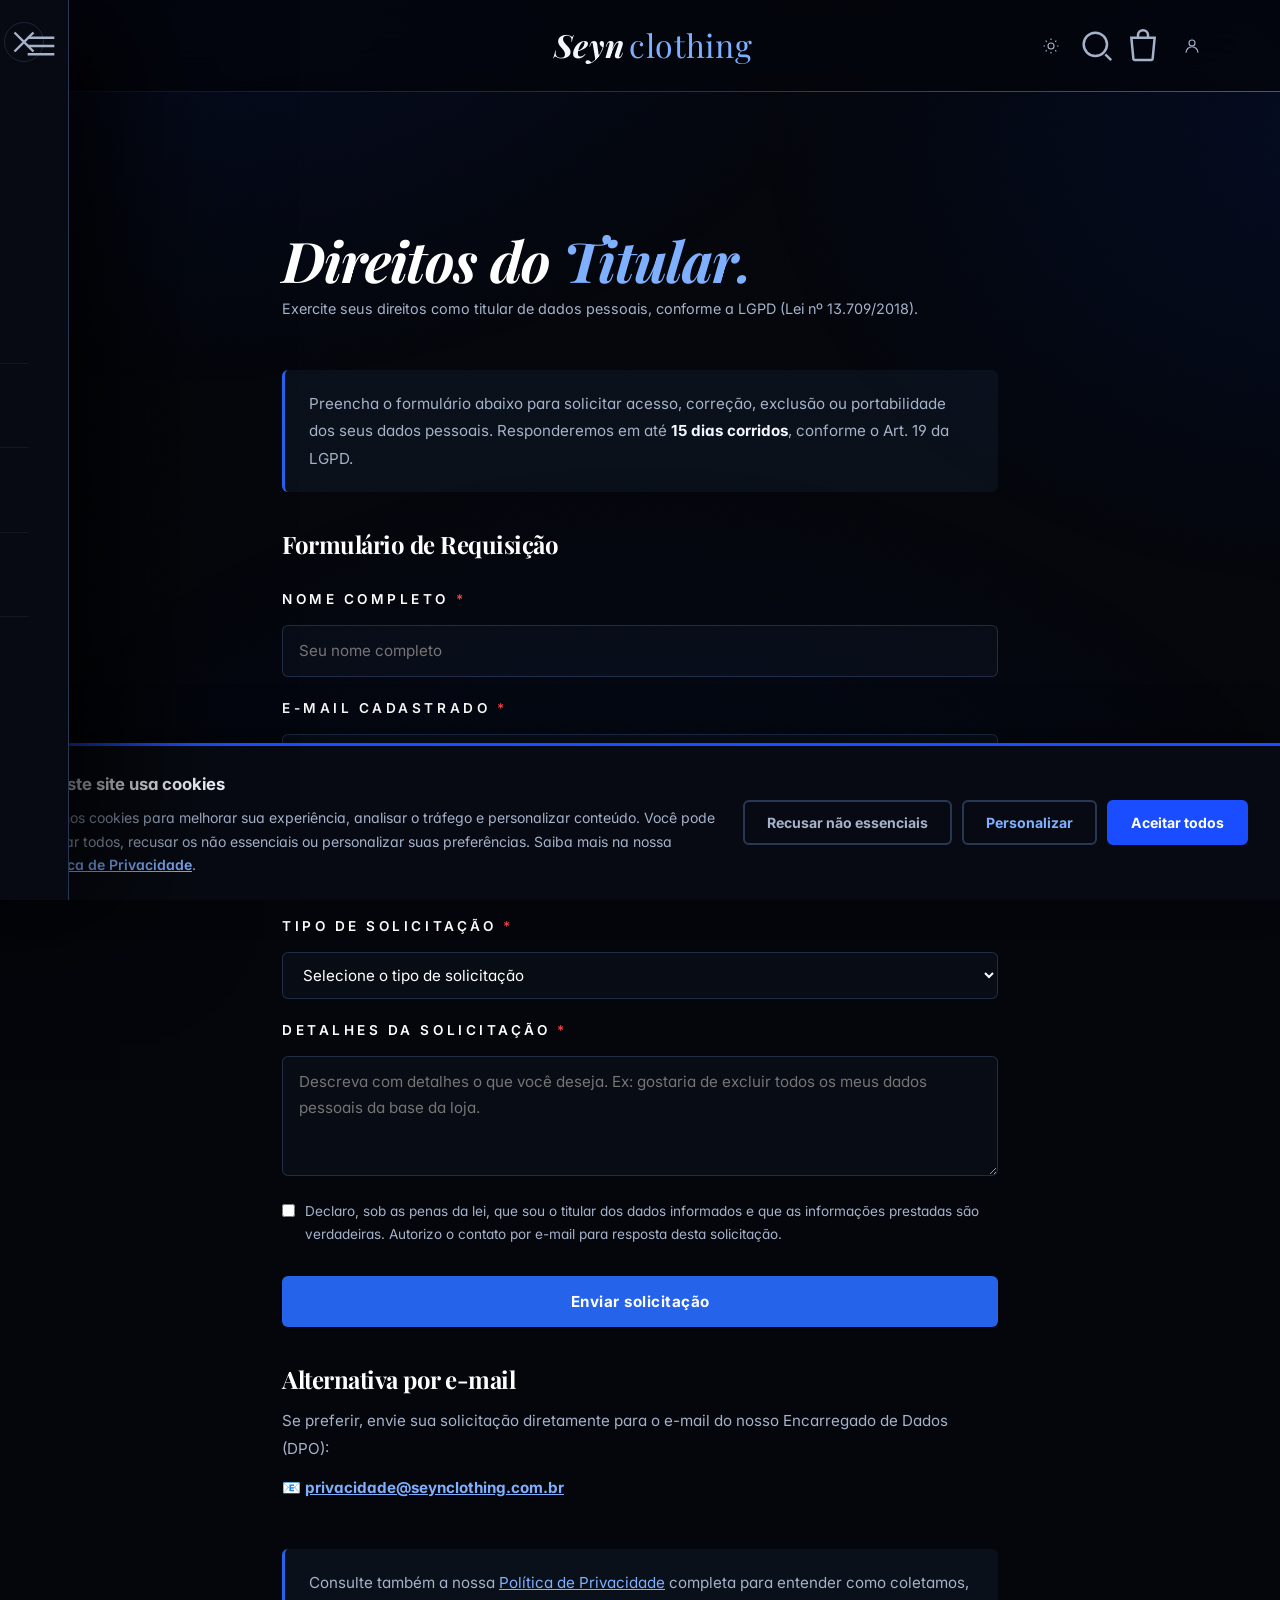
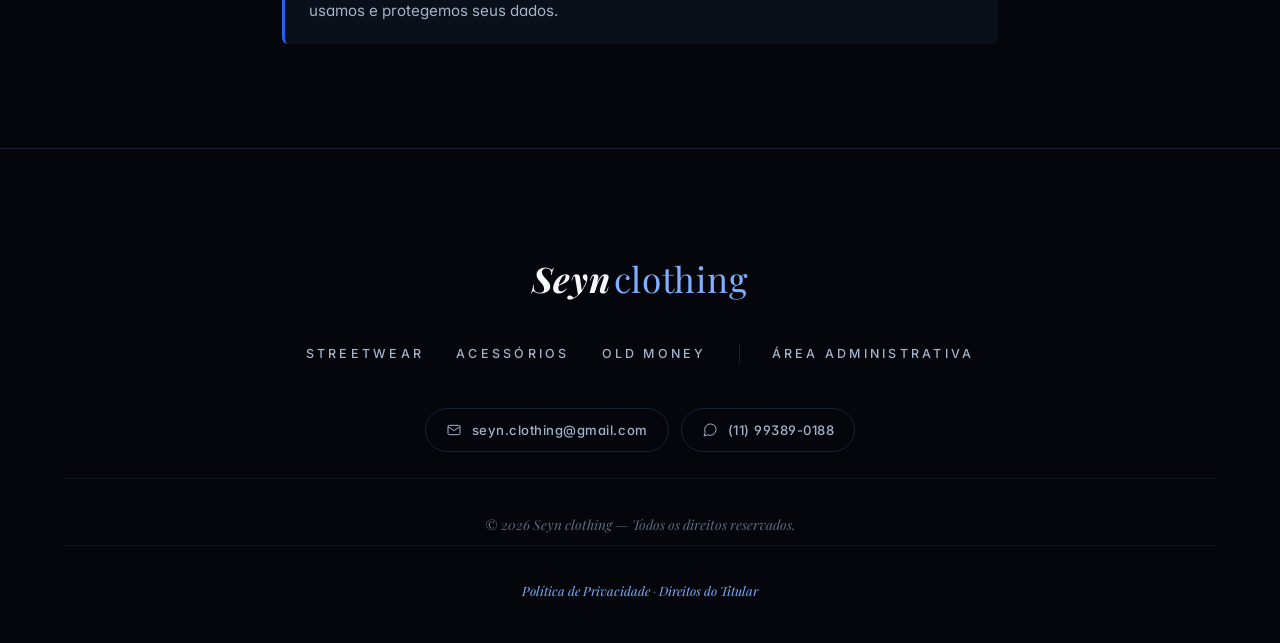
<file: direitos-titular.html>
<!DOCTYPE html>
<html lang="pt-BR">
<head>
    <meta charset="UTF-8">
    <meta name="viewport" content="width=device-width, initial-scale=1.0">
    <title>Direitos do Titular — LGPD — Seyn clothing</title>
    <meta name="description" content="Exercite seus direitos como titular de dados pessoais, conforme a LGPD.">
    <meta name="theme-color" content="#05070c">

    <link rel="icon" href="data:image/svg+xml,<svg xmlns='http://www.w3.org/2000/svg' viewBox='0 0 100 100'><rect width='100' height='100' fill='%231a4dff'/><text y='.9em' x='50%25' text-anchor='middle' font-size='70' font-family='Georgia,serif' font-style='italic' font-weight='700' fill='white'>S</text></svg>">

    <link rel="preconnect" href="https://fonts.googleapis.com">
    <link rel="preconnect" href="https://fonts.gstatic.com" crossorigin>
    <link href="https://fonts.googleapis.com/css2?family=Playfair+Display:ital,wght@0,400;0,700;0,900;1,700&family=Inter:wght@300;400;500;600;700&display=swap" rel="stylesheet">

    <link rel="stylesheet" href="css/style.css">

    <style>
        .legal-page { max-width: 780px; margin: 0 auto; padding: 140px 32px 80px; }
        .legal-page h1 { font-family: 'Playfair Display', serif; font-size: clamp(2.2rem, 5vw, 3.5rem); font-weight: 700; margin-bottom: 8px; color: #fff; }
        .legal-page h1 em { font-style: italic; color: #7fb0ff; }
        .legal-page .legal-sub { color: #a4b2ca; font-size: 0.9rem; margin-bottom: 48px; }
        .legal-page h2 { font-family: 'Playfair Display', serif; font-size: 1.5rem; font-weight: 700; color: #fff; margin: 40px 0 16px; }
        .legal-page p, .legal-page li { color: #a4b2ca; font-size: 0.95rem; line-height: 1.8; margin-bottom: 12px; }
        .legal-page a { color: #7fb0ff; text-decoration: underline; }
        .legal-page .legal-box { background: rgba(127,176,255,.06); border-left: 3px solid #2563eb; padding: 20px 24px; border-radius: 6px; margin: 24px 0; }
        .legal-page .legal-box p { margin: 0; }

        .direito-form { margin-top: 32px; }
        .direito-form .field { margin-bottom: 20px; }
        .direito-form label { display: block; color: #fff; font-size: 0.85rem; font-weight: 600; margin-bottom: 6px; }
        .direito-form label span { color: #ef4444; }
        .direito-form input[type="text"],
        .direito-form input[type="email"],
        .direito-form input[type="tel"],
        .direito-form select,
        .direito-form textarea {
            width: 100%;
            padding: 12px 16px;
            background: rgba(127,176,255,.04);
            border: 1px solid rgba(127,176,255,.2);
            border-radius: 6px;
            color: #fff;
            font-family: inherit;
            font-size: 0.95rem;
            outline: none;
            transition: border-color .2s;
        }
        .direito-form input:focus, .direito-form select:focus, .direito-form textarea:focus {
            border-color: #7fb0ff;
        }
        .direito-form textarea { resize: vertical; min-height: 120px; }
        .direito-form select option { background: #0a0f19; color: #fff; }
        .direito-form .checkbox-row { display: flex; align-items: flex-start; gap: 10px; margin: 24px 0; }
        .direito-form .checkbox-row input { margin-top: 4px; accent-color: #2563eb; }
        .direito-form .checkbox-row label { font-weight: 400; font-size: 0.85rem; color: #a4b2ca; cursor: pointer; }
        .direito-form .btn-submit {
            width: 100%;
            padding: 16px 24px;
            background: #2563eb;
            color: #fff;
            border: none;
            border-radius: 6px;
            font-family: inherit;
            font-size: 0.95rem;
            font-weight: 700;
            letter-spacing: 0.5px;
            cursor: pointer;
            transition: background .2s, transform .2s;
        }
        .direito-form .btn-submit:hover { background: #1d4ed8; transform: translateY(-1px); }
        .direito-form .btn-submit:disabled { background: #334155; cursor: not-allowed; transform: none; }
        .form-msg { margin-top: 16px; padding: 16px; border-radius: 6px; font-size: 0.9rem; display: none; }
        .form-msg.ok { display: block; background: rgba(34,197,94,.1); border: 1px solid rgba(34,197,94,.3); color: #4ade80; }
        .form-msg.erro { display: block; background: rgba(239,68,68,.1); border: 1px solid rgba(239,68,68,.3); color: #f87171; }
    </style>
</head>
<body>

<header class="header" id="header">
    <nav class="nav" id="nav" aria-label="Navegação principal">
        <button class="nav-close" onclick="fecharMenu()" aria-label="Fechar menu">
            <svg viewBox="0 0 24 24" fill="none" stroke="currentColor" stroke-width="1.5"><path d="M6 6l12 12M18 6L6 18"/></svg>
        </button>
        <a href="index.html">Início</a>
        <a href="streetwear.html">Streetwear</a>
        <a href="acessorios.html">Acessórios</a>
        <a href="old-money.html">Old Money</a>
    </nav>

    <a href="index.html" class="logo" aria-label="Seyn clothing — Página inicial">
        Seyn<span>clothing</span>
    </a>

    <div class="header-actions">
        <button class="search-button" onclick="abrirBusca()" aria-label="Pesquisar">
            <svg viewBox="0 0 24 24" fill="none" stroke="currentColor" stroke-width="1.5"><circle cx="11" cy="11" r="7"/><path d="M20.5 20.5l-3.5-3.5"/></svg>
        </button>
        <a href="carrinho.html" class="cart-button" aria-label="Abrir carrinho">
            <svg viewBox="0 0 24 24" fill="none" stroke="currentColor" stroke-width="1.5"><path d="M5 7h14l-1.2 12.5a1 1 0 0 1-1 .9H7.2a1 1 0 0 1-1-.9L5 7z"/><path d="M9 7V5.5A3 3 0 0 1 15 5.5V7"/></svg>
            <span id="cart-count">0</span>
        </a>
        <a href="login.html" class="conta-button" aria-label="Minha conta" id="contaHeaderBtn">
            <svg viewBox="0 0 24 24" fill="none" stroke="currentColor" stroke-width="1.5"><circle cx="12" cy="8" r="4"/><path d="M4 21c0-4.4 3.6-8 8-8s8 3.6 8 8"/></svg>
            <span class="conta-nome" id="contaNomeHeader"></span>
        </a>
        <button class="menu-button" onclick="abrirMenu()" aria-label="Abrir menu">
            <svg viewBox="0 0 24 24" fill="none" stroke="currentColor" stroke-width="1.5"><path d="M4 7h16M4 12h16M4 17h16"/></svg>
        </button>
    </div>
</header>

<main class="legal-page">

    <h1>Direitos do <em>Titular.</em></h1>
    <p class="legal-sub">Exercite seus direitos como titular de dados pessoais, conforme a LGPD (Lei nº 13.709/2018).</p>

    <div class="legal-box">
        <p>Preencha o formulário abaixo para solicitar acesso, correção, exclusão ou portabilidade dos seus dados pessoais. Responderemos em até <strong>15 dias corridos</strong>, conforme o Art. 19 da LGPD.</p>
    </div>

    <h2>Formulário de Requisição</h2>

    <form class="direito-form" id="formDireitosLGPD">

        <div class="field">
            <label for="nomeTitular">Nome completo <span>*</span></label>
            <input type="text" id="nomeTitular" name="nome" required placeholder="Seu nome completo">
        </div>

        <div class="field">
            <label for="emailTitular">E-mail cadastrado <span>*</span></label>
            <input type="email" id="emailTitular" name="email" required placeholder="email@exemplo.com">
        </div>

        <div class="field">
            <label for="telefoneTitular">Telefone / WhatsApp (opcional)</label>
            <input type="tel" id="telefoneTitular" name="telefone" placeholder="(11) 99999-9999">
        </div>

        <div class="field">
            <label for="tipoSolicitacao">Tipo de solicitação <span>*</span></label>
            <select id="tipoSolicitacao" name="tipo" required>
                <option value="">Selecione o tipo de solicitação</option>
                <option value="confirmacao">Confirmação da existência de tratamento</option>
                <option value="acesso">Acesso aos meus dados</option>
                <option value="correcao">Correção de dados incompletos, inexatos ou desatualizados</option>
                <option value="anonimizacao">Anonimização, bloqueio ou eliminação</option>
                <option value="portabilidade">Portabilidade dos dados</option>
                <option value="eliminacao">Eliminação dos dados tratados com consentimento</option>
                <option value="compartilhamento">Informação sobre compartilhamento de dados</option>
                <option value="revogacao">Revogação do consentimento</option>
                <option value="outro">Outro (descrever abaixo)</option>
            </select>
        </div>

        <div class="field">
            <label for="detalhesSolicitacao">Detalhes da solicitação <span>*</span></label>
            <textarea id="detalhesSolicitacao" name="detalhes" required placeholder="Descreva com detalhes o que você deseja. Ex: gostaria de excluir todos os meus dados pessoais da base da loja."></textarea>
        </div>

        <div class="checkbox-row">
            <input type="checkbox" id="consentimento" name="consentimento" required>
            <label for="consentimento">
                Declaro, sob as penas da lei, que sou o titular dos dados informados e que as informações prestadas são verdadeiras. Autorizo o contato por e-mail para resposta desta solicitação.
            </label>
        </div>

        <button type="submit" class="btn-submit" id="btnEnviarSolicitacao">
            Enviar solicitação
        </button>

        <div class="form-msg" id="formMsg"></div>

    </form>

    <h2>Alternativa por e-mail</h2>
    <p>Se preferir, envie sua solicitação diretamente para o e-mail do nosso Encarregado de Dados (DPO):</p>
    <p><strong>📧 <a href="mailto:privacidade@seynclothing.com.br">privacidade@seynclothing.com.br</a></strong></p>

    <div class="legal-box" style="margin-top:48px;">
        <p>Consulte também a nossa <a href="privacidade.html">Política de Privacidade</a> completa para entender como coletamos, usamos e protegemos seus dados.</p>
    </div>

</main>

<footer class="footer">
    <div class="footer-logo">Seyn<span>clothing</span></div>
    <nav class="footer-links" aria-label="Rodapé">
        <a href="streetwear.html">Streetwear</a>
        <a href="acessorios.html">Acessórios</a>
        <a href="old-money.html">Old Money</a>
        <a href="admin.html" class="admin-link">Área administrativa</a>
    </nav>
    <div class="footer-contato">
        <a href="mailto:seyn.clothing@gmail.com" class="footer-contato-link">
            <svg viewBox="0 0 24 24" fill="none" stroke="currentColor" stroke-width="1.5"><rect x="3" y="5" width="18" height="14" rx="2"/><path d="M3 7l9 6 9-6"/></svg>
            <span>seyn.clothing@gmail.com</span>
        </a>
        <a href="https://wa.me/5511993890188" target="_blank" rel="noopener" class="footer-contato-link">
            <svg viewBox="0 0 24 24" fill="none" stroke="currentColor" stroke-width="1.5"><path d="M21 11.5a8.38 8.38 0 0 1-.9 3.8 8.5 8.5 0 0 1-7.6 4.7 8.38 8.38 0 0 1-3.8-.9L3 21l1.9-5.7a8.38 8.38 0 0 1-.9-3.8 8.5 8.5 0 0 1 4.7-7.6 8.38 8.38 0 0 1 3.8-.9h.5a8.48 8.48 0 0 1 8 8v.5z"/></svg>
            <span>(11) 99389-0188</span>
        </a>
    </div>
    <p>© 2026 Seyn clothing — Todos os direitos reservados.</p>
    <p style="margin-top:8px;font-size:0.8rem;">
        <a href="privacidade.html" style="color:#7fb0ff;">Política de Privacidade</a> ·
        <a href="direitos-titular.html" style="color:#7fb0ff;">Direitos do Titular</a>
    </p>
</footer>

<div class="toast-stack" id="toastStack"></div>

<script src="js/firebase-config.js"></script>
<script src="js/firebase-service.js"></script>
<script src="js/products.js"></script>
<script src="js/cart.js"></script>
<script src="js/script.js"></script>
<script src="js/cookie-consent.js"></script>
<script src="js/direitos-titular.js"></script>
</body>
</html>
</file>
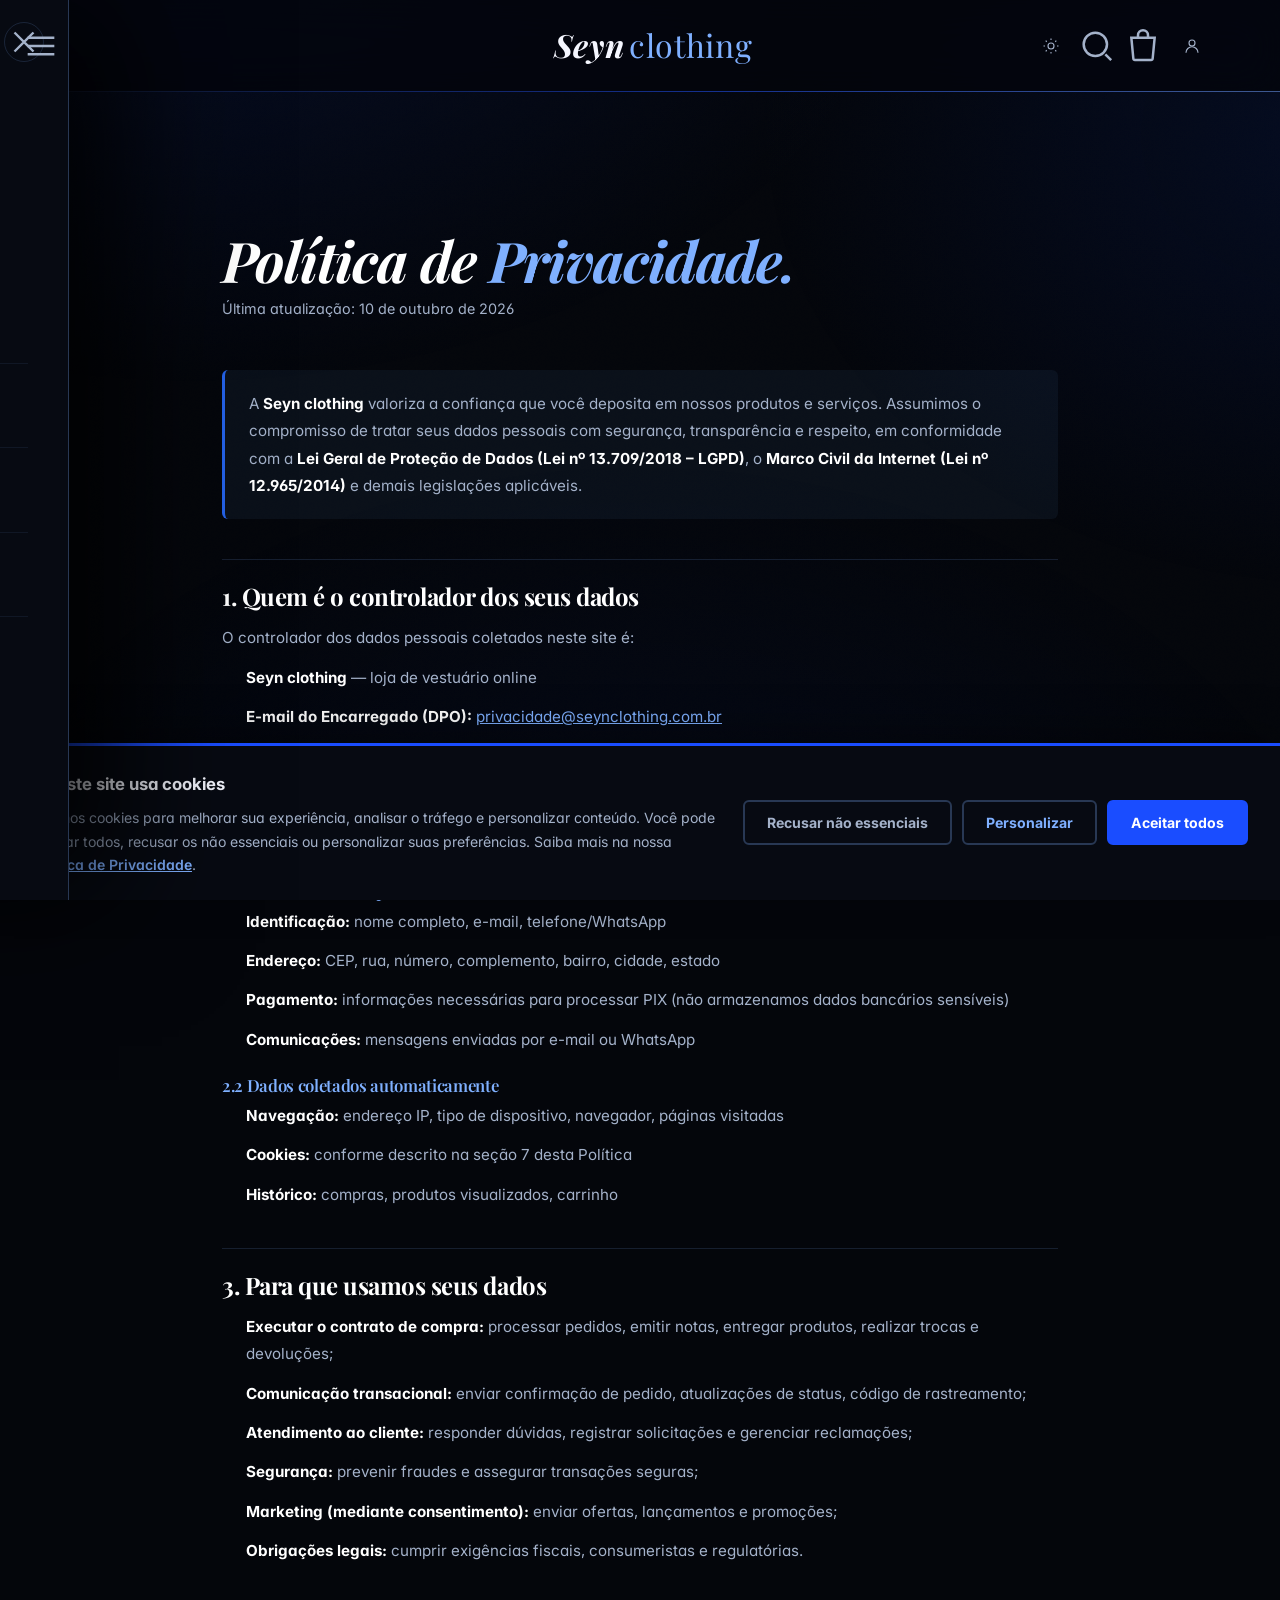
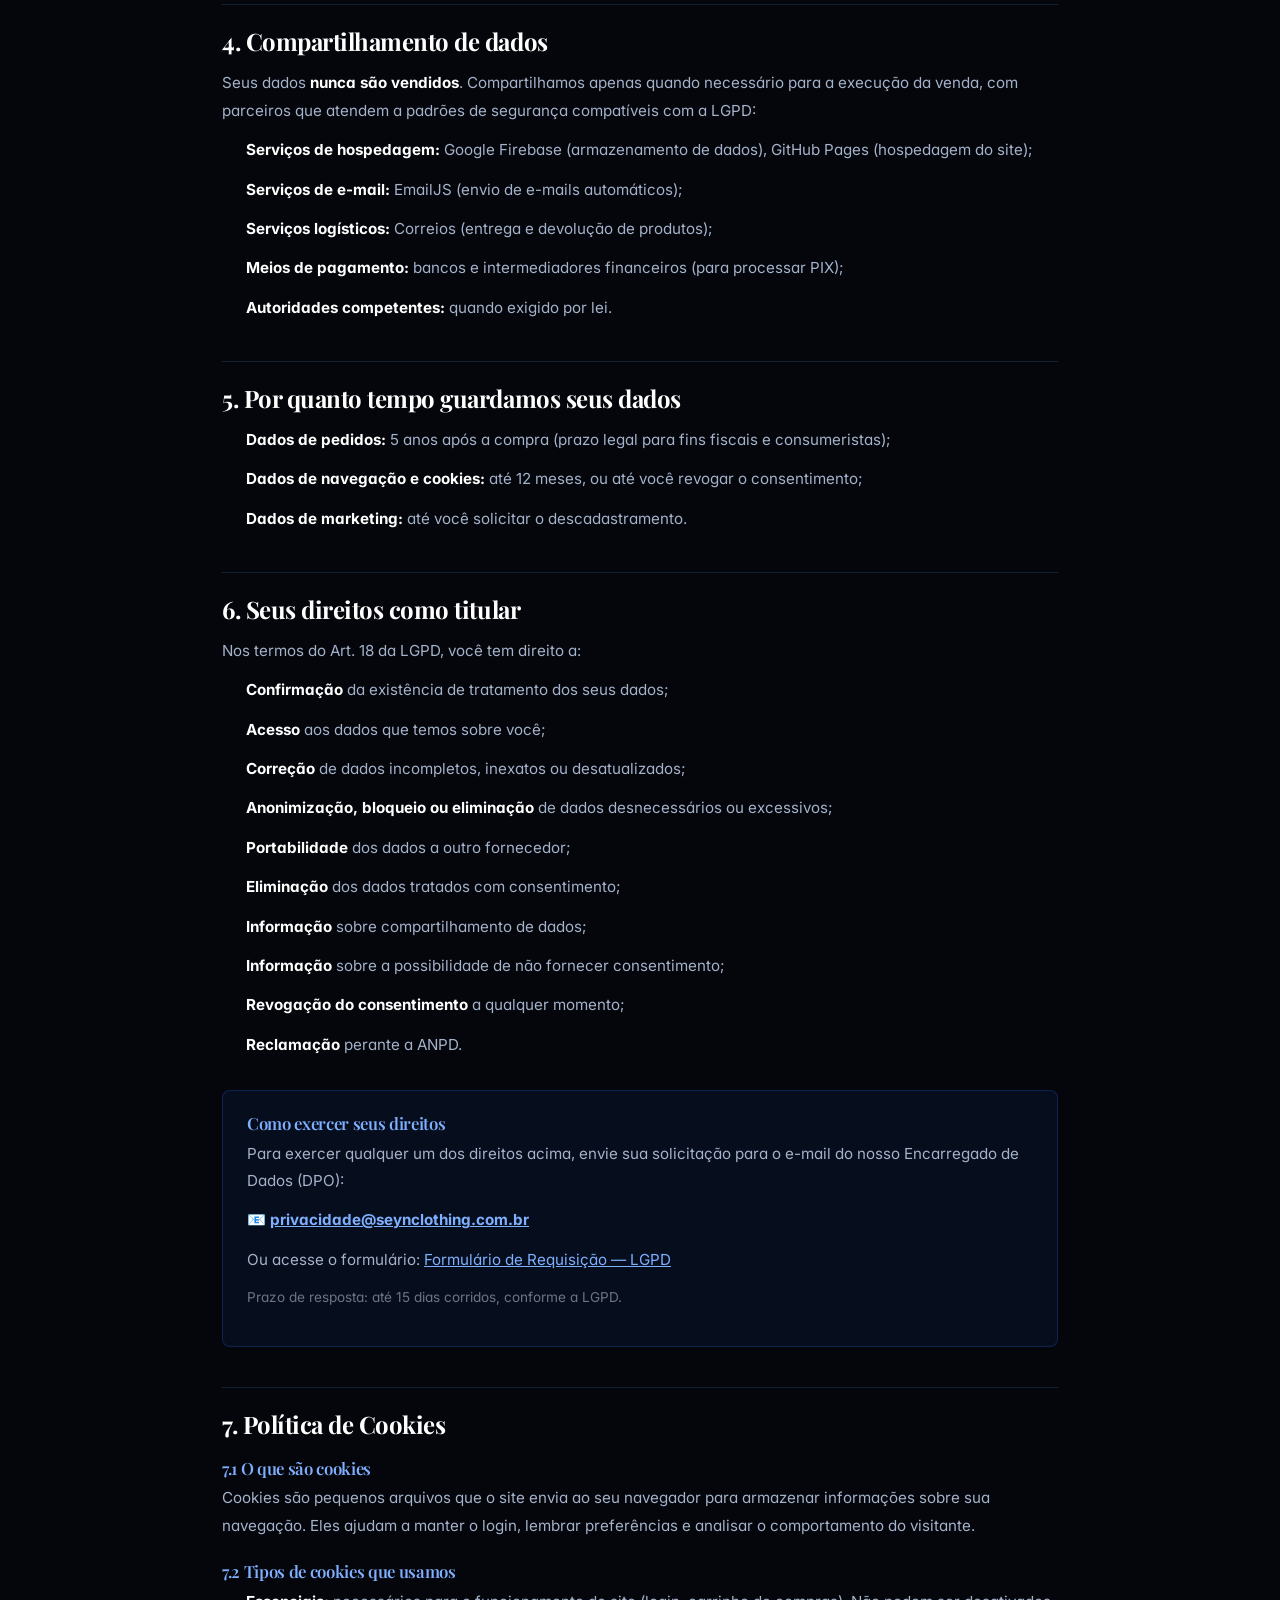
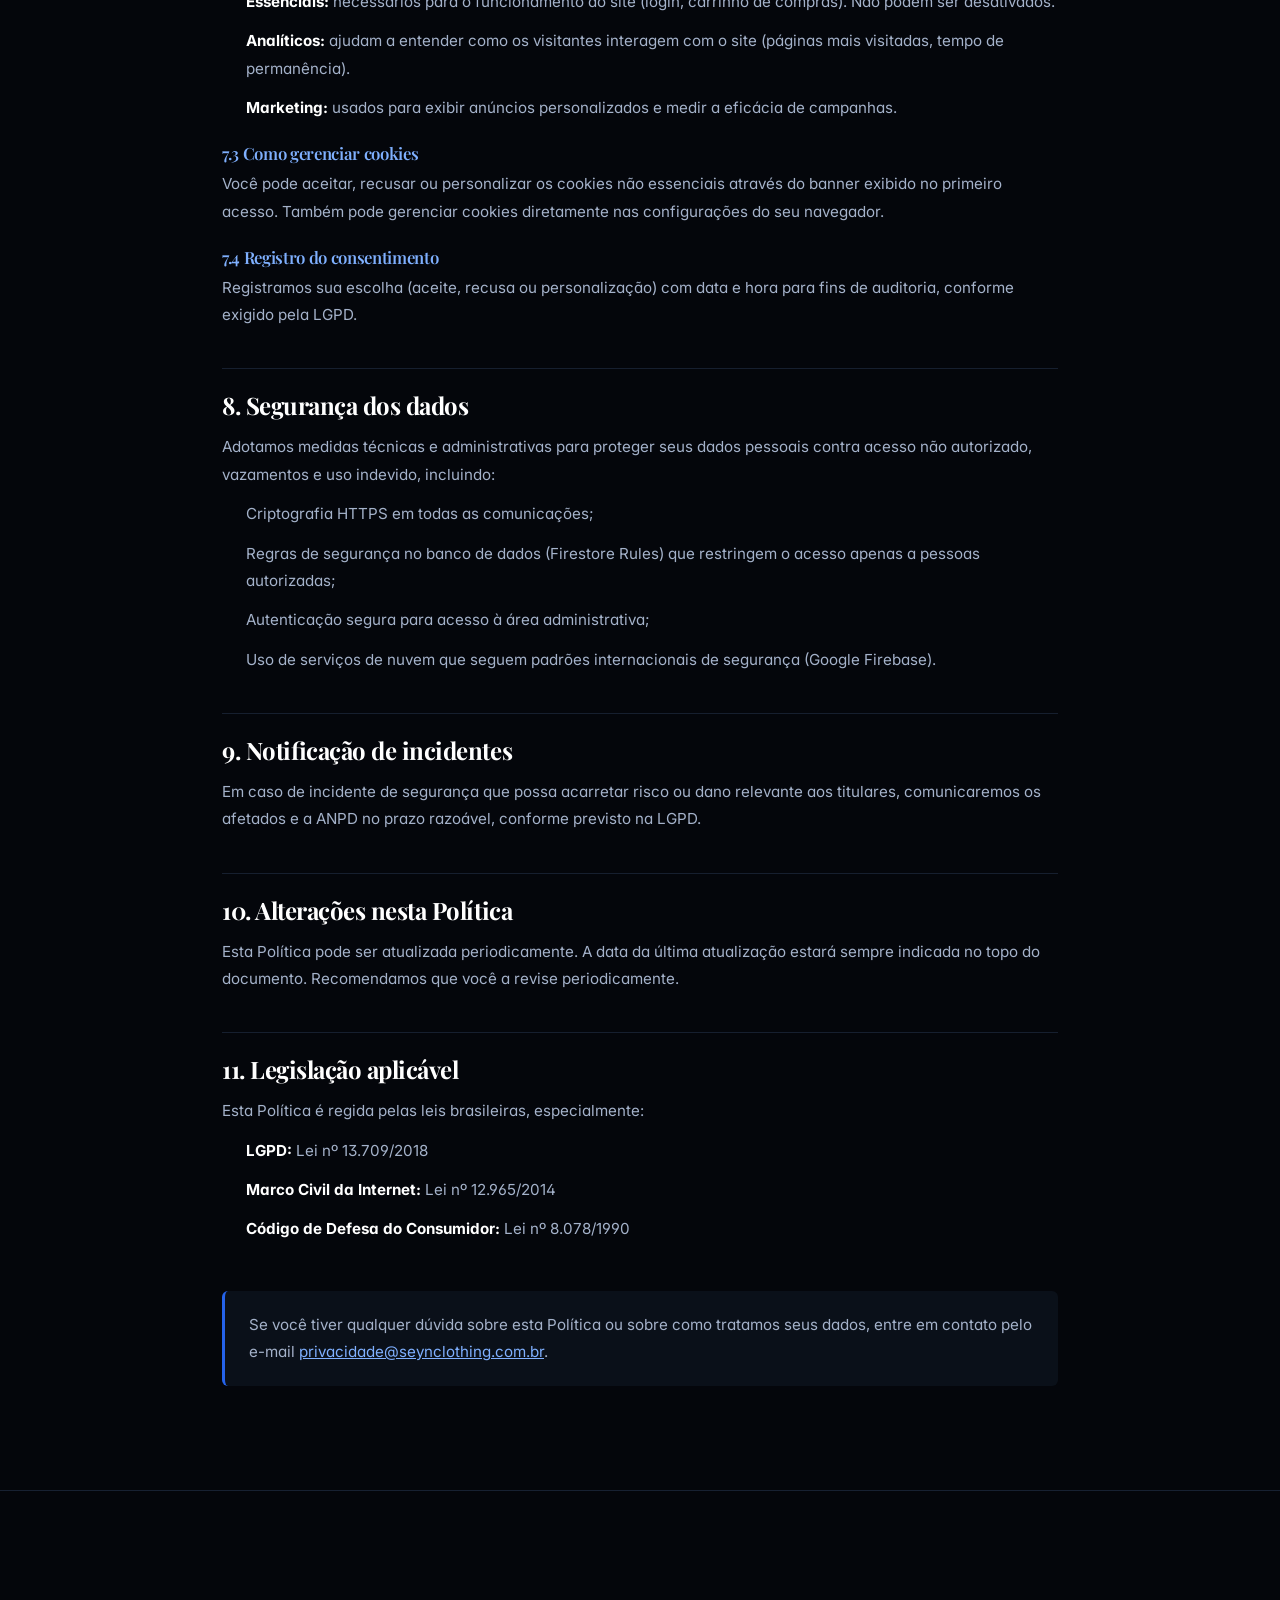
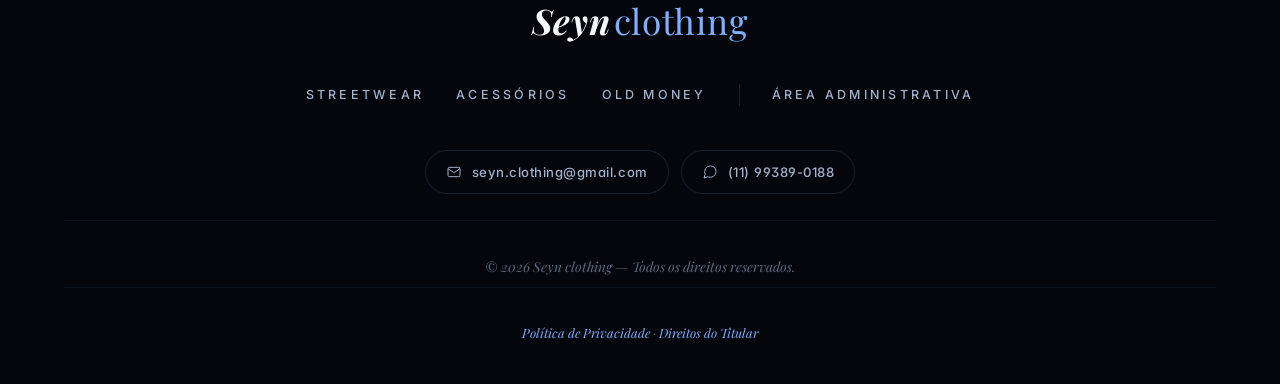
<file: privacidade.html>
<!DOCTYPE html>
<html lang="pt-BR">
<head>
    <meta charset="UTF-8">
    <meta name="viewport" content="width=device-width, initial-scale=1.0">
    <title>Política de Privacidade — Seyn clothing</title>
    <meta name="description" content="Política de Privacidade da Seyn clothing, em conformidade com a LGPD.">
    <meta name="theme-color" content="#05070c">

    <link rel="icon" href="data:image/svg+xml,<svg xmlns='http://www.w3.org/2000/svg' viewBox='0 0 100 100'><rect width='100' height='100' fill='%231a4dff'/><text y='.9em' x='50%25' text-anchor='middle' font-size='70' font-family='Georgia,serif' font-style='italic' font-weight='700' fill='white'>S</text></svg>">

    <link rel="preconnect" href="https://fonts.googleapis.com">
    <link rel="preconnect" href="https://fonts.gstatic.com" crossorigin>
    <link href="https://fonts.googleapis.com/css2?family=Playfair+Display:ital,wght@0,400;0,700;0,900;1,700&family=Inter:wght@300;400;500;600;700&display=swap" rel="stylesheet">

    <link rel="stylesheet" href="css/style.css">

    <style>
        .legal-page { max-width: 900px; margin: 0 auto; padding: 140px 32px 80px; }
        .legal-page h1 { font-family: 'Playfair Display', serif; font-size: clamp(2.2rem, 5vw, 3.5rem); font-weight: 700; margin-bottom: 8px; color: #fff; }
        .legal-page h1 em { font-style: italic; color: #7fb0ff; }
        .legal-page .legal-sub { color: #a4b2ca; font-size: 0.9rem; margin-bottom: 48px; }
        .legal-page h2 { font-family: 'Playfair Display', serif; font-size: 1.5rem; font-weight: 700; color: #fff; margin: 40px 0 16px; padding-top: 24px; border-top: 1px solid rgba(127,176,255,.15); }
        .legal-page h3 { font-size: 1.05rem; font-weight: 600; color: #7fb0ff; margin: 24px 0 8px; }
        .legal-page p, .legal-page li { color: #a4b2ca; font-size: 0.95rem; line-height: 1.8; margin-bottom: 12px; }
        .legal-page ul { padding-left: 24px; margin-bottom: 16px; }
        .legal-page a { color: #7fb0ff; text-decoration: underline; }
        .legal-page strong { color: #fff; }
        .legal-page .legal-box { background: rgba(127,176,255,.06); border-left: 3px solid #2563eb; padding: 20px 24px; border-radius: 6px; margin: 24px 0; }
        .legal-page .legal-box p { margin: 0; }
        .legal-page .dpo-box { background: rgba(37,99,235,.08); border: 1px solid rgba(37,99,235,.25); padding: 24px; border-radius: 8px; margin: 32px 0; }
    </style>
</head>
<body>

<header class="header" id="header">
    <nav class="nav" id="nav" aria-label="Navegação principal">
        <button class="nav-close" onclick="fecharMenu()" aria-label="Fechar menu">
            <svg viewBox="0 0 24 24" fill="none" stroke="currentColor" stroke-width="1.5"><path d="M6 6l12 12M18 6L6 18"/></svg>
        </button>
        <a href="index.html">Início</a>
        <a href="streetwear.html">Streetwear</a>
        <a href="acessorios.html">Acessórios</a>
        <a href="old-money.html">Old Money</a>
    </nav>

    <a href="index.html" class="logo" aria-label="Seyn clothing — Página inicial">
        Seyn<span>clothing</span>
    </a>

    <div class="header-actions">
        <button class="search-button" onclick="abrirBusca()" aria-label="Pesquisar">
            <svg viewBox="0 0 24 24" fill="none" stroke="currentColor" stroke-width="1.5"><circle cx="11" cy="11" r="7"/><path d="M20.5 20.5l-3.5-3.5"/></svg>
        </button>
        <a href="carrinho.html" class="cart-button" aria-label="Abrir carrinho">
            <svg viewBox="0 0 24 24" fill="none" stroke="currentColor" stroke-width="1.5"><path d="M5 7h14l-1.2 12.5a1 1 0 0 1-1 .9H7.2a1 1 0 0 1-1-.9L5 7z"/><path d="M9 7V5.5A3 3 0 0 1 15 5.5V7"/></svg>
            <span id="cart-count">0</span>
        </a>
        <a href="login.html" class="conta-button" aria-label="Minha conta" id="contaHeaderBtn">
            <svg viewBox="0 0 24 24" fill="none" stroke="currentColor" stroke-width="1.5"><circle cx="12" cy="8" r="4"/><path d="M4 21c0-4.4 3.6-8 8-8s8 3.6 8 8"/></svg>
            <span class="conta-nome" id="contaNomeHeader"></span>
        </a>
        <button class="menu-button" onclick="abrirMenu()" aria-label="Abrir menu">
            <svg viewBox="0 0 24 24" fill="none" stroke="currentColor" stroke-width="1.5"><path d="M4 7h16M4 12h16M4 17h16"/></svg>
        </button>
    </div>
</header>

<main class="legal-page">

    <h1>Política de <em>Privacidade.</em></h1>
    <p class="legal-sub">Última atualização: 10 de outubro de 2026</p>

    <div class="legal-box">
        <p>A <strong>Seyn clothing</strong> valoriza a confiança que você deposita em nossos produtos e serviços. Assumimos o compromisso de tratar seus dados pessoais com segurança, transparência e respeito, em conformidade com a <strong>Lei Geral de Proteção de Dados (Lei nº 13.709/2018 – LGPD)</strong>, o <strong>Marco Civil da Internet (Lei nº 12.965/2014)</strong> e demais legislações aplicáveis.</p>
    </div>

    <h2>1. Quem é o controlador dos seus dados</h2>
    <p>O controlador dos dados pessoais coletados neste site é:</p>
    <ul>
        <li><strong>Seyn clothing</strong> — loja de vestuário online</li>
        <li><strong>E-mail do Encarregado (DPO):</strong> <a href="mailto:privacidade@seynclothing.com.br">privacidade@seynclothing.com.br</a></li>
        <li><strong>Contato geral:</strong> <a href="mailto:seyn.clothing@gmail.com">seyn.clothing@gmail.com</a></li>
    </ul>

    <h2>2. Quais dados coletamos</h2>
    <h3>2.1 Dados fornecidos por você</h3>
    <ul>
        <li><strong>Identificação:</strong> nome completo, e-mail, telefone/WhatsApp</li>
        <li><strong>Endereço:</strong> CEP, rua, número, complemento, bairro, cidade, estado</li>
        <li><strong>Pagamento:</strong> informações necessárias para processar PIX (não armazenamos dados bancários sensíveis)</li>
        <li><strong>Comunicações:</strong> mensagens enviadas por e-mail ou WhatsApp</li>
    </ul>

    <h3>2.2 Dados coletados automaticamente</h3>
    <ul>
        <li><strong>Navegação:</strong> endereço IP, tipo de dispositivo, navegador, páginas visitadas</li>
        <li><strong>Cookies:</strong> conforme descrito na seção 7 desta Política</li>
        <li><strong>Histórico:</strong> compras, produtos visualizados, carrinho</li>
    </ul>

    <h2>3. Para que usamos seus dados</h2>
    <ul>
        <li><strong>Executar o contrato de compra:</strong> processar pedidos, emitir notas, entregar produtos, realizar trocas e devoluções;</li>
        <li><strong>Comunicação transacional:</strong> enviar confirmação de pedido, atualizações de status, código de rastreamento;</li>
        <li><strong>Atendimento ao cliente:</strong> responder dúvidas, registrar solicitações e gerenciar reclamações;</li>
        <li><strong>Segurança:</strong> prevenir fraudes e assegurar transações seguras;</li>
        <li><strong>Marketing (mediante consentimento):</strong> enviar ofertas, lançamentos e promoções;</li>
        <li><strong>Obrigações legais:</strong> cumprir exigências fiscais, consumeristas e regulatórias.</li>
    </ul>

    <h2>4. Compartilhamento de dados</h2>
    <p>Seus dados <strong>nunca são vendidos</strong>. Compartilhamos apenas quando necessário para a execução da venda, com parceiros que atendem a padrões de segurança compatíveis com a LGPD:</p>
    <ul>
        <li><strong>Serviços de hospedagem:</strong> Google Firebase (armazenamento de dados), GitHub Pages (hospedagem do site);</li>
        <li><strong>Serviços de e-mail:</strong> EmailJS (envio de e-mails automáticos);</li>
        <li><strong>Serviços logísticos:</strong> Correios (entrega e devolução de produtos);</li>
        <li><strong>Meios de pagamento:</strong> bancos e intermediadores financeiros (para processar PIX);</li>
        <li><strong>Autoridades competentes:</strong> quando exigido por lei.</li>
    </ul>

    <h2>5. Por quanto tempo guardamos seus dados</h2>
    <ul>
        <li><strong>Dados de pedidos:</strong> 5 anos após a compra (prazo legal para fins fiscais e consumeristas);</li>
        <li><strong>Dados de navegação e cookies:</strong> até 12 meses, ou até você revogar o consentimento;</li>
        <li><strong>Dados de marketing:</strong> até você solicitar o descadastramento.</li>
    </ul>

    <h2>6. Seus direitos como titular</h2>
    <p>Nos termos do Art. 18 da LGPD, você tem direito a:</p>
    <ul>
        <li><strong>Confirmação</strong> da existência de tratamento dos seus dados;</li>
        <li><strong>Acesso</strong> aos dados que temos sobre você;</li>
        <li><strong>Correção</strong> de dados incompletos, inexatos ou desatualizados;</li>
        <li><strong>Anonimização, bloqueio ou eliminação</strong> de dados desnecessários ou excessivos;</li>
        <li><strong>Portabilidade</strong> dos dados a outro fornecedor;</li>
        <li><strong>Eliminação</strong> dos dados tratados com consentimento;</li>
        <li><strong>Informação</strong> sobre compartilhamento de dados;</li>
        <li><strong>Informação</strong> sobre a possibilidade de não fornecer consentimento;</li>
        <li><strong>Revogação do consentimento</strong> a qualquer momento;</li>
        <li><strong>Reclamação</strong> perante a ANPD.</li>
    </ul>

    <div class="dpo-box">
        <h3 style="margin-top:0;">Como exercer seus direitos</h3>
        <p style="margin-bottom:12px;">Para exercer qualquer um dos direitos acima, envie sua solicitação para o e-mail do nosso Encarregado de Dados (DPO):</p>
        <p style="margin-bottom:12px;"><strong>📧 <a href="mailto:privacidade@seynclothing.com.br">privacidade@seynclothing.com.br</a></strong></p>
        <p style="margin:0;">Ou acesse o formulário: <a href="direitos-titular.html">Formulário de Requisição — LGPD</a></p>
        <p style="margin-top:12px; font-size:0.85rem; color:#6b7685;">Prazo de resposta: até 15 dias corridos, conforme a LGPD.</p>
    </div>

    <h2>7. Política de Cookies</h2>
    <h3>7.1 O que são cookies</h3>
    <p>Cookies são pequenos arquivos que o site envia ao seu navegador para armazenar informações sobre sua navegação. Eles ajudam a manter o login, lembrar preferências e analisar o comportamento do visitante.</p>

    <h3>7.2 Tipos de cookies que usamos</h3>
    <ul>
        <li><strong>Essenciais:</strong> necessários para o funcionamento do site (login, carrinho de compras). Não podem ser desativados.</li>
        <li><strong>Analíticos:</strong> ajudam a entender como os visitantes interagem com o site (páginas mais visitadas, tempo de permanência).</li>
        <li><strong>Marketing:</strong> usados para exibir anúncios personalizados e medir a eficácia de campanhas.</li>
    </ul>

    <h3>7.3 Como gerenciar cookies</h3>
    <p>Você pode aceitar, recusar ou personalizar os cookies não essenciais através do banner exibido no primeiro acesso. Também pode gerenciar cookies diretamente nas configurações do seu navegador.</p>

    <h3>7.4 Registro do consentimento</h3>
    <p>Registramos sua escolha (aceite, recusa ou personalização) com data e hora para fins de auditoria, conforme exigido pela LGPD.</p>

    <h2>8. Segurança dos dados</h2>
    <p>Adotamos medidas técnicas e administrativas para proteger seus dados pessoais contra acesso não autorizado, vazamentos e uso indevido, incluindo:</p>
    <ul>
        <li>Criptografia HTTPS em todas as comunicações;</li>
        <li>Regras de segurança no banco de dados (Firestore Rules) que restringem o acesso apenas a pessoas autorizadas;</li>
        <li>Autenticação segura para acesso à área administrativa;</li>
        <li>Uso de serviços de nuvem que seguem padrões internacionais de segurança (Google Firebase).</li>
    </ul>

    <h2>9. Notificação de incidentes</h2>
    <p>Em caso de incidente de segurança que possa acarretar risco ou dano relevante aos titulares, comunicaremos os afetados e a ANPD no prazo razoável, conforme previsto na LGPD.</p>

    <h2>10. Alterações nesta Política</h2>
    <p>Esta Política pode ser atualizada periodicamente. A data da última atualização estará sempre indicada no topo do documento. Recomendamos que você a revise periodicamente.</p>

    <h2>11. Legislação aplicável</h2>
    <p>Esta Política é regida pelas leis brasileiras, especialmente:</p>
    <ul>
        <li><strong>LGPD:</strong> Lei nº 13.709/2018</li>
        <li><strong>Marco Civil da Internet:</strong> Lei nº 12.965/2014</li>
        <li><strong>Código de Defesa do Consumidor:</strong> Lei nº 8.078/1990</li>
    </ul>

    <div class="legal-box" style="margin-top:48px;">
        <p>Se você tiver qualquer dúvida sobre esta Política ou sobre como tratamos seus dados, entre em contato pelo e-mail <a href="mailto:privacidade@seynclothing.com.br">privacidade@seynclothing.com.br</a>.</p>
    </div>

</main>

<footer class="footer">
    <div class="footer-logo">Seyn<span>clothing</span></div>
    <nav class="footer-links" aria-label="Rodapé">
        <a href="streetwear.html">Streetwear</a>
        <a href="acessorios.html">Acessórios</a>
        <a href="old-money.html">Old Money</a>
        <a href="admin.html" class="admin-link">Área administrativa</a>
    </nav>
    <div class="footer-contato">
        <a href="mailto:seyn.clothing@gmail.com" class="footer-contato-link">
            <svg viewBox="0 0 24 24" fill="none" stroke="currentColor" stroke-width="1.5"><rect x="3" y="5" width="18" height="14" rx="2"/><path d="M3 7l9 6 9-6"/></svg>
            <span>seyn.clothing@gmail.com</span>
        </a>
        <a href="https://wa.me/5511993890188" target="_blank" rel="noopener" class="footer-contato-link">
            <svg viewBox="0 0 24 24" fill="none" stroke="currentColor" stroke-width="1.5"><path d="M21 11.5a8.38 8.38 0 0 1-.9 3.8 8.5 8.5 0 0 1-7.6 4.7 8.38 8.38 0 0 1-3.8-.9L3 21l1.9-5.7a8.38 8.38 0 0 1-.9-3.8 8.5 8.5 0 0 1 4.7-7.6 8.38 8.38 0 0 1 3.8-.9h.5a8.48 8.48 0 0 1 8 8v.5z"/></svg>
            <span>(11) 99389-0188</span>
        </a>
    </div>
    <p>© 2026 Seyn clothing — Todos os direitos reservados.</p>
    <p style="margin-top:8px;font-size:0.8rem;">
        <a href="privacidade.html" style="color:#7fb0ff;">Política de Privacidade</a> ·
        <a href="direitos-titular.html" style="color:#7fb0ff;">Direitos do Titular</a>
    </p>
</footer>

<div class="toast-stack" id="toastStack"></div>

<script src="js/firebase-config.js"></script>
<script src="js/firebase-service.js"></script>
<script src="js/products.js"></script>
<script src="js/cart.js"></script>
<script src="js/script.js"></script>
<script src="js/cookie-consent.js"></script>
</body>
</html>
</file>
<file: css/style.css>
/* =========================================================
   ██████╗ SEYNCLOTHING — CSS COMPLETO
   ██╔══██╗  Moda editorial · Azul profundo & Preto
   ██████╔╝  Playfair Display + Inter + Space Grotesk
   ██╔══██╗  Versão 6.0 — limpo e sem conflitos
   ██████╔╝
   ╚═════╝
   ========================================================= */


/* =========================================================
   01. DESIGN TOKENS
   ========================================================= */
:root {

    --ink-0:      #04060b;
    --ink-1:      #070a12;
    --ink-2:      #0b1120;
    --ink-3:      #101a2e;
    --ink-4:      #17233d;

    --blue-0:     #0a2fa8;
    --blue-1:     #1a4dff;
    --blue-2:     #4d7cff;
    --blue-3:     #7fb0ff;
    --blue-4:     #b8d4ff;

    --paper-0:    #f5f7ff;
    --paper-1:    #e0e6f5;
    --paper-2:    #a4b2ca;
    --paper-3:    #5d6b83;
    --paper-4:    #38455c;

    --line-0:     rgba(127, 176, 255, .08);
    --line-1:     rgba(127, 176, 255, .16);
    --line-2:     rgba(127, 176, 255, .28);
    --line-3:     rgba(127, 176, 255, .45);
    --line-4:     rgba(127, 176, 255, .75);

    --halo-soft:  0 0 80px rgba(26, 77, 255, .18);
    --halo-mid:   0 0 60px rgba(26, 77, 255, .30);
    --halo-hard:  0 0 40px rgba(26, 77, 255, .50);

    --ff-display: 'Playfair Display', 'Times New Roman', Georgia, serif;
    --ff-sans:    'Inter', system-ui, -apple-system, 'Segoe UI', sans-serif;
    --ff-mono:    'Space Grotesk', 'JetBrains Mono', ui-monospace, monospace;

    --fs-nano:    clamp(0.60rem, 0.55rem + 0.20vw, 0.70rem);
    --fs-micro:   clamp(0.68rem, 0.62rem + 0.25vw, 0.78rem);
    --fs-label:   clamp(0.72rem, 0.66rem + 0.28vw, 0.82rem);
    --fs-small:   clamp(0.82rem, 0.76rem + 0.30vw, 0.92rem);
    --fs-body:    clamp(0.95rem, 0.88rem + 0.35vw, 1.05rem);
    --fs-lead:    clamp(1.10rem, 0.98rem + 0.50vw, 1.30rem);
    --fs-h4:      clamp(1.15rem, 1.00rem + 0.80vw, 1.50rem);
    --fs-h3:      clamp(1.50rem, 1.20rem + 1.40vw, 2.40rem);
    --fs-h2:      clamp(2.00rem, 1.40rem + 2.80vw, 4.00rem);
    --fs-h1:      clamp(2.60rem, 1.60rem + 5.00vw, 6.20rem);
    --fs-mega:    clamp(3.40rem, 1.60rem + 8.00vw, 9.00rem);
    --fs-giga:    clamp(5.00rem, 2.00rem + 14.0vw, 18.0rem);

    --gutter:     clamp(20px, 5vw, 96px);
    --gutter-y:   clamp(60px, 9vw, 140px);
    --header-h:   clamp(70px, 8vw, 92px);

    --space-1:    4px;
    --space-2:    8px;
    --space-3:    12px;
    --space-4:    16px;
    --space-5:    24px;
    --space-6:    32px;
    --space-7:    48px;
    --space-8:    64px;
    --space-9:    96px;

    --radius-0:    0px;
    --radius-1:    2px;
    --radius-pill: 999px;

    --ease-soft:    cubic-bezier(.22, 1, .36, 1);
    --ease-reveal:  cubic-bezier(.65, .05, .36, 1);
    --ease-back:    cubic-bezier(.34, 1.56, .64, 1);
    --ease-swift:   cubic-bezier(.16, 1, .30, 1);

    --t-fast:   .25s;
    --t-mid:    .45s;
    --t-slow:   .75s;
    --t-lazy:   1.20s;
}


/* =========================================================
   02. RESET & BASE
   ========================================================= */
*, *::before, *::after {
    margin: 0;
    padding: 0;
    box-sizing: border-box;
}

html {
    scroll-behavior: smooth;
    -webkit-text-size-adjust: 100%;
    text-size-adjust: 100%;
}

body {
    background: var(--ink-0);
    color: var(--paper-1);
    font-family: var(--ff-sans);
    font-size: var(--fs-body);
    font-weight: 400;
    line-height: 1.7;
    padding-top: var(--header-h);
    overflow-x: hidden;
    -webkit-font-smoothing: antialiased;
    -moz-osx-font-smoothing: grayscale;
    text-rendering: optimizeLegibility;
    font-feature-settings: "ss01" 1, "cv11" 1, "kern" 1, "liga" 1;
}

body::before {
    content: "";
    position: fixed;
    inset: 0;
    background:
        radial-gradient(1200px 800px at 15% -10%, rgba(26, 77, 255, .10), transparent 60%),
        radial-gradient(900px 700px at 105% 15%, rgba(10, 47, 168, .14), transparent 65%),
        radial-gradient(1100px 900px at 50% 120%, rgba(26, 77, 255, .07), transparent 70%);
    pointer-events: none;
    z-index: 0;
}

body::after {
    content: "";
    position: fixed;
    inset: 0;
    background-image: url("data:image/svg+xml;utf8,<svg xmlns='http://www.w3.org/2000/svg' width='160' height='160' viewBox='0 0 160 160'><filter id='n'><feTurbulence type='fractalNoise' baseFrequency='0.85' numOctaves='2' stitchTiles='stitch'/><feColorMatrix values='0 0 0 0 0.5 0 0 0 0 0.6 0 0 0 0 1 0 0 0 0.035 0'/></filter><rect width='160' height='160' filter='url(%23n)'/></svg>");
    opacity: .55;
    mix-blend-mode: overlay;
    pointer-events: none;
    z-index: 1;
}

body > * {
    position: relative;
    z-index: 2;
}

a { color: inherit; text-decoration: none; }

button {
    font-family: inherit;
    cursor: pointer;
    border: none;
    background: none;
    color: inherit;
}

img, picture, video, svg { max-width: 100%; display: block; }

input, textarea, select { font: inherit; color: inherit; }

ul, ol { list-style: none; }

::selection { background: var(--blue-1); color: #fff; }
::-moz-selection { background: var(--blue-1); color: #fff; }

::-webkit-scrollbar { width: 10px; height: 10px; }
::-webkit-scrollbar-track { background: var(--ink-0); border-left: 1px solid var(--line-0); }
::-webkit-scrollbar-thumb {
    background: linear-gradient(180deg, var(--blue-1), var(--blue-0));
    border: 2px solid var(--ink-0);
}
::-webkit-scrollbar-thumb:hover {
    background: linear-gradient(180deg, var(--blue-2), var(--blue-1));
}


/* =========================================================
   03. TIPOGRAFIA
   ========================================================= */
h1, h2, h3, h4, h5, h6 {
    font-family: var(--ff-display);
    font-weight: 400;
    line-height: 1;
    letter-spacing: -.02em;
    color: var(--paper-0);
}

h1 { font-size: var(--fs-h1); font-style: italic; }
h2 { font-size: var(--fs-h2); }
h3 { font-size: var(--fs-h3); }
h4 { font-size: var(--fs-h4); }

p { font-size: var(--fs-body); line-height: 1.75; color: var(--paper-2); }

strong, b { font-weight: 700; color: var(--paper-0); }

em, i { font-family: var(--ff-display); font-style: italic; }

code, kbd, samp { font-family: var(--ff-mono); font-size: .9em; }


/* =========================================================
   04. UTILITÁRIOS
   ========================================================= */
.skip-link {
    position: absolute;
    top: -100px;
    left: 20px;
    padding: 12px 20px;
    background: var(--blue-1);
    color: #fff;
    font-size: .8rem;
    font-weight: 600;
    letter-spacing: .2em;
    text-transform: uppercase;
    z-index: 9999;
    transition: top .3s var(--ease-soft);
}
.skip-link:focus { top: 20px; }

.reveal {
    opacity: 0;
    transform: translateY(48px);
    transition: opacity 1s var(--ease-reveal), transform 1s var(--ease-reveal);
}
.reveal.visible { opacity: 1; transform: translateY(0); }

.reveal-left {
    opacity: 0;
    transform: translateX(-60px);
    transition: all 1s var(--ease-reveal);
}
.reveal-left.visible { opacity: 1; transform: translateX(0); }

.reveal-right {
    opacity: 0;
    transform: translateX(60px);
    transition: all 1s var(--ease-reveal);
}
.reveal-right.visible { opacity: 1; transform: translateX(0); }

.reveal-mask { overflow: hidden; display: inline-block; vertical-align: bottom; }
.reveal-mask > span { display: inline-block; transform: translateY(105%); transition: transform 1.1s var(--ease-reveal); }
.reveal-mask.visible > span { transform: translateY(0); }

.reveal-delay-1 { transition-delay: .1s; }
.reveal-delay-2 { transition-delay: .2s; }
.reveal-delay-3 { transition-delay: .3s; }
.reveal-delay-4 { transition-delay: .4s; }
.reveal-delay-5 { transition-delay: .5s; }

.container { width: 100%; max-width: 1500px; margin: 0 auto; padding: 0 var(--gutter); }
.container-narrow { width: 100%; max-width: 900px; margin: 0 auto; padding: 0 var(--gutter); }

.divider-marker {
    display: flex;
    align-items: center;
    gap: 20px;
    padding: 0 var(--gutter);
    margin: var(--gutter-y) 0;
    color: var(--paper-3);
}
.divider-marker::before, .divider-marker::after {
    content: "";
    flex: 1;
    height: 1px;
    background: var(--line-1);
}
.divider-marker span {
    font-family: var(--ff-display);
    font-style: italic;
    font-size: .9rem;
    letter-spacing: .12em;
}

.link-underline { position: relative; display: inline-block; }
.link-underline::after {
    content: "";
    position: absolute;
    left: 0; bottom: -4px;
    width: 100%; height: 1px;
    background: currentColor;
    transform: scaleX(0);
    transform-origin: right;
    transition: transform .5s var(--ease-soft);
}
.link-underline:hover::after { transform: scaleX(1); transform-origin: left; }


/* =========================================================
   05. LOADER
   ========================================================= */
.loader {
    position: fixed;
    inset: 0;
    display: grid;
    place-items: center;
    background: var(--ink-0);
    z-index: 9998;
    transition: opacity .8s var(--ease-soft), visibility .8s var(--ease-soft);
}
.loader.done { opacity: 0; visibility: hidden; }
.loader-inner { text-align: center; }
.loader-brand {
    display: inline-flex;
    gap: 3px;
    font-family: var(--ff-display);
    font-style: italic;
    font-size: clamp(2rem, 5vw, 3rem);
    font-weight: 700;
    color: var(--paper-0);
    margin-bottom: 30px;
}
.loader-letter { opacity: 0; transform: translateY(20px); animation: loaderLetter .5s var(--ease-back) forwards; }
.loader-letter:nth-child(1) { animation-delay: .05s; }
.loader-letter:nth-child(2) { animation-delay: .10s; }
.loader-letter:nth-child(3) { animation-delay: .15s; }
.loader-letter:nth-child(4) { animation-delay: .20s; }
.loader-letter:nth-child(5) { animation-delay: .25s; }
.loader-letter:nth-child(6) { animation-delay: .30s; }
.loader-letter:nth-child(7) { animation-delay: .35s; }
.loader-letter:nth-child(8) { animation-delay: .40s; }
.loader-letter:nth-child(9) { animation-delay: .45s; }
@keyframes loaderLetter { to { opacity: 1; transform: translateY(0); } }
.loader-line { width: 200px; height: 1px; background: var(--line-1); margin: 0 auto 20px; overflow: hidden; }
.loader-line span { display: block; width: 0; height: 100%; background: var(--blue-1); animation: loaderLine 2s var(--ease-soft) forwards; }
@keyframes loaderLine { to { width: 100%; } }
.loader-meta {
    font-family: var(--ff-mono);
    font-size: .7rem;
    font-weight: 500;
    letter-spacing: .3em;
    color: var(--paper-3);
    text-transform: uppercase;
}


/* =========================================================
   06. CURSOR / HALO
   ========================================================= */
.cursor-halo {
    position: fixed;
    top: 0; left: 0;
    width: 360px; height: 360px;
    border-radius: 50%;
    background: radial-gradient(circle, rgba(26, 77, 255, .12), transparent 65%);
    pointer-events: none;
    transform: translate(-50%, -50%);
    mix-blend-mode: screen;
    z-index: 3;
    transition: opacity .4s var(--ease-soft);
}


/* =========================================================
   07. HEADER
   ========================================================= */
.header {
    position: fixed;
    top: 0; left: 0;
    width: 100%;
    height: var(--header-h);
    display: grid;
    grid-template-columns: 1fr auto 1fr;
    align-items: center;
    gap: 24px;
    padding: 0 var(--gutter);
    background: rgba(4, 6, 11, .82);
    backdrop-filter: blur(22px) saturate(140%);
    -webkit-backdrop-filter: blur(22px) saturate(140%);
    border-bottom: 1px solid var(--line-0);
    z-index: 200;
    transition: height .5s var(--ease-soft), background .5s var(--ease-soft), border-color .5s var(--ease-soft);
}

.header::after {
    content: "";
    position: absolute;
    left: 0; bottom: -1px;
    width: 100%; height: 1px;
    background: linear-gradient(90deg, transparent 0%, var(--blue-1) 25%, var(--blue-3) 50%, var(--blue-1) 75%, transparent 100%);
    background-size: 220% 100%;
    opacity: .5;
    animation: headerEnergy 8s linear infinite;
    pointer-events: none;
}

@keyframes headerEnergy { to { background-position: 220% 0; } }

.header.scrolled {
    height: 68px;
    background: rgba(4, 6, 11, .94);
    border-bottom-color: var(--line-1);
    box-shadow: 0 1px 0 rgba(127, 176, 255, .06), 0 20px 60px rgba(0, 0, 0, .55);
}

.logo {
    grid-column: 2;
    display: inline-flex;
    align-items: baseline;
    gap: 2px;
    font-family: var(--ff-display);
    font-size: clamp(1.5rem, 1rem + 1.4vw, 2rem);
    font-weight: 700;
    font-style: italic;
    letter-spacing: .02em;
    color: var(--paper-0);
    text-align: center;
    white-space: nowrap;
    transition: letter-spacing .6s var(--ease-soft), transform .5s var(--ease-soft);
}

.logo span {
    font-style: normal;
    font-weight: 400;
    color: var(--blue-3);
    padding-left: 3px;
    transition: color .4s var(--ease-soft);
}

.logo:hover { letter-spacing: .04em; transform: translateY(-1px); }
.logo:hover span { color: var(--blue-2); }

.nav {
    grid-column: 1;
    grid-row: 1;
    display: flex;
    align-items: center;
    gap: clamp(12px, 1.8vw, 28px);
}

.nav a {
    position: relative;
    display: inline-block;
    font-family: var(--ff-sans);
    font-size: var(--fs-micro);
    font-weight: 500;
    letter-spacing: .22em;
    text-transform: uppercase;
    color: var(--paper-2);
    padding: 8px 0;
    transition: color .35s var(--ease-soft), letter-spacing .5s var(--ease-soft);
}

.nav a::before {
    content: "";
    position: absolute;
    left: -14px; top: 50%;
    width: 4px; height: 4px;
    background: var(--blue-1);
    border-radius: 50%;
    transform: translateY(-50%) scale(0);
    transition: transform .5s var(--ease-back);
}

.nav a:hover { color: var(--paper-0); letter-spacing: .26em; }
.nav a:hover::before { transform: translateY(-50%) scale(1); }
.nav a.active { color: var(--paper-0); }
.nav a.active::before { transform: translateY(-50%) scale(1); }
.nav .nav-close { display: none; }

.header-actions {
    grid-column: 3;
    grid-row: 1;
    display: flex;
    align-items: center;
    justify-content: flex-end;
    gap: 4px;
}

.search-button,
.cart-button,
.menu-button {
    position: relative;
    width: 42px; height: 42px;
    display: grid;
    place-items: center;
    font-size: 1rem;
    color: var(--paper-2);
    border: 1px solid transparent;
    border-radius: 50%;
    transition: color .35s var(--ease-soft), background .35s var(--ease-soft), border-color .35s var(--ease-soft), transform .4s var(--ease-back);
}

.search-button:hover,
.cart-button:hover,
.menu-button:hover {
    color: var(--paper-0);
    background: rgba(127, 176, 255, .06);
    border-color: var(--line-2);
    transform: translateY(-2px);
}

#cart-count {
    position: absolute;
    top: 3px; right: 3px;
    min-width: 17px; height: 17px;
    display: grid;
    place-items: center;
    padding: 0 5px;
    font-family: var(--ff-mono);
    font-size: .58rem;
    font-weight: 700;
    letter-spacing: 0;
    color: #fff;
    background: var(--blue-1);
    border-radius: var(--radius-pill);
    box-shadow: 0 0 0 2px var(--ink-0);
    transition: transform .4s var(--ease-back);
}
#cart-count.bump { animation: cartBump .5s var(--ease-back); }
@keyframes cartBump {
    0%   { transform: scale(1); }
    40%  { transform: scale(1.4); }
    100% { transform: scale(1); }
}

.menu-button { display: none; }


/* =========================================================
   07.B BOTÃO DE CONTA — header
   ========================================================= */
.conta-wrap {
    position: relative;
    display: inline-block;
}

.conta-button {
    position: relative;
    display: flex;
    align-items: center;
    gap: 8px;
    height: 42px;
    padding: 0 14px;
    color: #a4b2ca;
    border: 1px solid transparent;
    border-radius: 99px;
    text-decoration: none;
    transition: all .35s cubic-bezier(.22, 1, .36, 1);
    white-space: nowrap;
}

.conta-button:hover {
    color: #f5f7ff;
    background: rgba(127, 176, 255, .06);
    border-color: rgba(127, 176, 255, .28);
}

.conta-button svg {
    width: 18px;
    height: 18px;
    flex-shrink: 0;
}

.conta-nome {
    display: none;
    font-family: var(--ff-sans);
    font-size: .78rem;
    font-weight: 600;
    letter-spacing: .04em;
    max-width: 100px;
    overflow: hidden;
    text-overflow: ellipsis;
    white-space: nowrap;
}

.conta-button.logado .conta-nome { display: inline; }

.conta-button.logado {
    color: #10b981;
    border-color: rgba(16, 185, 129, .3);
    background: rgba(16, 185, 129, .08);
}

.conta-button.logado:hover {
    color: #34d399;
    border-color: #10b981;
    background: rgba(16, 185, 129, .14);
}

.conta-button.logado::after {
    content: "";
    position: absolute;
    top: 4px;
    right: 4px;
    width: 8px;
    height: 8px;
    background: #10b981;
    border-radius: 50%;
    border: 2px solid #04060b;
    box-shadow: 0 0 8px #10b981;
}

.conta-dropdown {
    position: absolute;
    top: calc(100% + 12px);
    right: 0;
    min-width: 280px;
    padding: 6px;
    background: #070a12;
    border: 1px solid rgba(127, 176, 255, .28);
    border-radius: 12px;
    box-shadow:
        0 30px 80px rgba(0, 0, 0, .6),
        0 0 40px rgba(26, 77, 255, .1);
    opacity: 0;
    visibility: hidden;
    transform: translateY(-8px);
    transition: all .3s cubic-bezier(.22, 1, .36, 1);
    z-index: 300;
    pointer-events: none;
}

.conta-wrap.aberto .conta-dropdown {
    opacity: 1;
    visibility: visible;
    transform: translateY(0);
    pointer-events: auto;
}

.conta-dropdown-head {
    display: flex;
    align-items: center;
    gap: 12px;
    padding: 14px 12px;
    border-bottom: 1px solid rgba(127, 176, 255, .16);
    margin-bottom: 6px;
}

.conta-avatar {
    width: 42px;
    height: 42px;
    display: grid;
    place-items: center;
    background: linear-gradient(135deg, #1a4dff, #0a2fa8);
    color: #fff;
    font-family: var(--ff-display);
    font-size: 1.15rem;
    font-weight: 700;
    font-style: italic;
    border-radius: 50%;
    flex-shrink: 0;
    box-shadow: 0 4px 12px rgba(26, 77, 255, .35);
}

.conta-dropdown-head > div { min-width: 0; flex: 1; }

.conta-dropdown-head strong {
    display: block;
    font-family: var(--ff-sans);
    font-size: .88rem;
    font-weight: 600;
    color: #f5f7ff;
    margin-bottom: 2px;
    overflow: hidden;
    text-overflow: ellipsis;
    white-space: nowrap;
}

.conta-dropdown-head small {
    display: block;
    font-family: var(--ff-sans);
    font-size: .72rem;
    color: #5d6b83;
    overflow: hidden;
    text-overflow: ellipsis;
    white-space: nowrap;
}

.conta-dropdown ul { padding: 4px; list-style: none; margin: 0; }

.conta-dropdown ul li a {
    display: flex;
    align-items: center;
    gap: 10px;
    padding: 10px 12px;
    font-family: var(--ff-sans);
    font-size: .84rem;
    font-weight: 500;
    color: #a4b2ca;
    text-decoration: none;
    border-radius: 6px;
    transition: all .25s cubic-bezier(.22, 1, .36, 1);
}

.conta-dropdown ul li a:hover {
    color: #f5f7ff;
    background: #0b1120;
}

.conta-dropdown ul li a svg {
    width: 15px;
    height: 15px;
    color: #7fb0ff;
    flex-shrink: 0;
}

.conta-dropdown-foot {
    padding: 4px;
    border-top: 1px solid rgba(127, 176, 255, .16);
    margin-top: 6px;
}

.conta-dropdown-foot button {
    display: flex;
    align-items: center;
    gap: 10px;
    width: 100%;
    padding: 10px 12px;
    font-family: var(--ff-sans);
    font-size: .84rem;
    font-weight: 500;
    color: #ff6b6b;
    border-radius: 6px;
    transition: all .25s cubic-bezier(.22, 1, .36, 1);
    text-align: left;
    background: transparent;
    border: none;
    cursor: pointer;
}

.conta-dropdown-foot button:hover {
    background: rgba(239, 68, 68, .08);
    color: #ff8585;
}

.conta-dropdown-foot button svg {
    width: 15px;
    height: 15px;
    flex-shrink: 0;
}


/* =========================================================
   08. MENU MOBILE + BACKDROP
   ========================================================= */
.nav-backdrop {
    position: fixed;
    inset: 0;
    background: rgba(4, 6, 11, .72);
    backdrop-filter: blur(8px);
    -webkit-backdrop-filter: blur(8px);
    opacity: 0;
    visibility: hidden;
    z-index: 190;
    transition: opacity .5s var(--ease-soft), visibility .5s var(--ease-soft);
}
.nav-backdrop.active { opacity: 1; visibility: visible; }


/* =========================================================
   09. OVERLAY DE BUSCA
   ========================================================= */
.search-overlay {
    position: fixed;
    inset: 0;
    display: flex;
    align-items: center;
    justify-content: center;
    padding: var(--gutter);
    background: rgba(4, 6, 11, .94);
    backdrop-filter: blur(28px) saturate(140%);
    -webkit-backdrop-filter: blur(28px) saturate(140%);
    opacity: 0;
    visibility: hidden;
    z-index: 400;
    transition: opacity .55s var(--ease-soft), visibility .55s var(--ease-soft);
}
.search-overlay.open { opacity: 1; visibility: visible; }

.search-overlay::before {
    content: "BUSCAR";
    position: absolute;
    top: 50%; left: 50%;
    transform: translate(-50%, -50%);
    font-family: var(--ff-display);
    font-style: italic;
    font-weight: 700;
    font-size: clamp(8rem, 26vw, 32rem);
    line-height: .8;
    letter-spacing: -.05em;
    color: transparent;
    -webkit-text-stroke: 1px var(--line-0);
    pointer-events: none;
    user-select: none;
    opacity: .5;
}

.search-box {
    position: relative;
    width: min(760px, 100%);
    padding: clamp(32px, 5vw, 60px) 0;
    border-top: 1px solid var(--line-1);
    border-bottom: 1px solid var(--line-1);
    transform: translateY(24px);
    opacity: 0;
    transition: transform .7s var(--ease-soft) .05s, opacity .7s var(--ease-soft) .05s;
}
.search-overlay.open .search-box { transform: translateY(0); opacity: 1; }

.close-search {
    position: absolute;
    top: -68px; right: 0;
    width: 46px; height: 46px;
    display: grid;
    place-items: center;
    font-size: 1.5rem;
    line-height: 1;
    color: var(--paper-2);
    border: 1px solid var(--line-1);
    border-radius: 50%;
    transition: all .4s var(--ease-soft);
}
.close-search:hover {
    color: var(--paper-0);
    border-color: var(--blue-1);
    background: rgba(26, 77, 255, .1);
    transform: rotate(90deg);
}

.search-box p {
    font-family: var(--ff-display);
    font-size: clamp(1.4rem, 1rem + 1.4vw, 2rem);
    font-style: italic;
    font-weight: 400;
    color: var(--paper-2);
    margin-bottom: 30px;
}

.search-box input {
    width: 100%;
    padding: 16px 0;
    font-family: var(--ff-display);
    font-size: clamp(1.6rem, 1rem + 2.4vw, 2.6rem);
    font-style: italic;
    color: var(--paper-0);
    background: transparent;
    border: none;
    border-bottom: 1px solid var(--line-2);
    outline: none;
    transition: border-color .4s var(--ease-soft);
}
.search-box input::placeholder { color: var(--paper-3); font-style: italic; }
.search-box input:focus { border-bottom-color: var(--blue-1); }

.search-box > button:last-child {
    margin-top: 30px;
    padding: 12px 0;
    font-family: var(--ff-sans);
    font-size: var(--fs-label);
    font-weight: 600;
    letter-spacing: .3em;
    text-transform: uppercase;
    color: var(--paper-2);
    border-bottom: 1px solid transparent;
    transition: color .35s var(--ease-soft), border-color .35s var(--ease-soft), padding-left .35s var(--ease-soft);
}
.search-box > button:last-child:hover {
    color: var(--paper-0);
    border-bottom-color: var(--blue-1);
    padding-left: 12px;
}


/* =========================================================
   10. HERO
   ========================================================= */
.hero {
    position: relative;
    min-height: calc(100vh - var(--header-h));
    display: grid;
    grid-template-columns: minmax(0, 1.3fr) minmax(0, 1fr);
    align-items: end;
    gap: clamp(30px, 5vw, 80px);
    padding: clamp(60px, 9vw, 120px) var(--gutter) clamp(50px, 7vw, 100px);
    overflow: hidden;
    background:
        radial-gradient(1000px 800px at 78% 10%, rgba(26, 77, 255, .22), transparent 60%),
        radial-gradient(800px 600px at 8% 92%, rgba(10, 47, 168, .28), transparent 65%),
        linear-gradient(180deg, var(--ink-0) 0%, var(--ink-1) 60%, var(--ink-0) 100%);
}

.hero::before {
    content: "";
    position: absolute;
    inset: -4px;
    background-image:
        linear-gradient(var(--line-0) 1px, transparent 1px),
        linear-gradient(90deg, var(--line-0) 1px, transparent 1px);
    background-size: 80px 80px;
    -webkit-mask-image: radial-gradient(ellipse at 55% 40%, #000 0%, transparent 80%);
    mask-image: radial-gradient(ellipse at 55% 40%, #000 0%, transparent 80%);
    opacity: .9;
    animation: heroGridDrift 40s linear infinite;
    pointer-events: none;
}
@keyframes heroGridDrift { to { background-position: 80px 80px; } }

.hero::after {
    content: "Nº 01 — OUTONO / INVERNO 2026";
    position: absolute;
    left: 24px; top: 50%;
    transform: translateY(-50%) rotate(-90deg);
    transform-origin: left center;
    font-family: var(--ff-mono);
    font-size: .62rem;
    font-weight: 500;
    letter-spacing: .38em;
    text-transform: uppercase;
    color: var(--paper-3);
    white-space: nowrap;
    pointer-events: none;
}

.hero-content {
    position: relative;
    z-index: 3;
    max-width: 880px;
    animation: heroRise 1.1s var(--ease-soft) both;
}

@keyframes heroRise {
    from { opacity: 0; transform: translateY(40px); }
    to   { opacity: 1; transform: translateY(0); }
}

.hero-small {
    display: inline-flex;
    align-items: center;
    gap: 12px;
    font-family: var(--ff-sans);
    font-size: var(--fs-micro);
    font-weight: 600;
    letter-spacing: .34em;
    text-transform: uppercase;
    color: var(--blue-3);
    padding-bottom: 14px;
    margin-bottom: 30px;
    border-bottom: 1px solid var(--line-2);
    animation: heroRise 1.1s .1s var(--ease-soft) both;
}
.hero-small::before {
    content: "";
    width: 6px; height: 6px;
    background: var(--blue-1);
    border-radius: 50%;
    box-shadow: 0 0 12px var(--blue-1);
}

.hero h1 {
    font-family: var(--ff-display);
    font-size: var(--fs-h1);
    font-weight: 400;
    font-style: italic;
    line-height: .94;
    letter-spacing: -.025em;
    margin-bottom: 34px;
    color: var(--paper-0);
    animation: heroRise 1.1s .2s var(--ease-soft) both;
}
.hero h1 span { display: block; font-style: normal; font-weight: 700; color: var(--blue-3); }

.hero-description {
    max-width: 520px;
    font-family: var(--ff-sans);
    font-size: var(--fs-lead);
    line-height: 1.7;
    color: var(--paper-2);
    margin-bottom: 46px;
    animation: heroRise 1.1s .3s var(--ease-soft) both;
}

.hero-buttons {
    display: flex;
    flex-wrap: wrap;
    gap: 14px;
    animation: heroRise 1.1s .4s var(--ease-soft) both;
}

.btn-primary,
.btn-secondary {
    position: relative;
    display: inline-flex;
    align-items: center;
    gap: 14px;
    padding: 17px 32px;
    font-family: var(--ff-sans);
    font-size: var(--fs-micro);
    font-weight: 600;
    letter-spacing: .3em;
    text-transform: uppercase;
    border-radius: var(--radius-0);
    overflow: hidden;
    transition: color .4s var(--ease-soft), background .4s var(--ease-soft), border-color .4s var(--ease-soft), transform .5s var(--ease-back);
}

.btn-primary::after,
.btn-secondary::after {
    content: "";
    display: inline-block;
    width: 22px;
    height: 1px;
    background: currentColor;
    transition: width .5s var(--ease-soft);
}

.btn-primary { color: var(--paper-0); background: var(--blue-1); }
.btn-primary:hover { background: var(--blue-0); transform: translateY(-2px); }
.btn-primary:hover::after { width: 44px; }

.btn-secondary { color: var(--paper-0); background: transparent; border: 1px solid var(--line-2); }
.btn-secondary:hover { border-color: var(--blue-1); background: rgba(26, 77, 255, .08); transform: translateY(-2px); }
.btn-secondary:hover::after { width: 44px; }

.btn-block { width: 100%; justify-content: center; }

.hero-decoration {
    position: relative;
    z-index: 2;
    display: flex;
    align-items: flex-end;
    justify-content: flex-end;
    padding-bottom: 12px;
}
.hero-decoration span {
    font-family: var(--ff-display);
    font-size: var(--fs-giga);
    font-weight: 400;
    font-style: italic;
    line-height: .78;
    letter-spacing: -.05em;
    color: transparent;
    -webkit-text-stroke: 1px var(--line-2);
    user-select: none;
    pointer-events: none;
    animation: heroRise 1.3s .5s var(--ease-soft) both;
}


/* =========================================================
   11. TICKER
   ========================================================= */
.ticker {
    position: relative;
    display: flex;
    align-items: center;
    padding: 22px 0;
    background: var(--ink-1);
    border-top: 1px solid var(--line-1);
    border-bottom: 1px solid var(--line-1);
    overflow: hidden;
}
.ticker::before, .ticker::after {
    content: "";
    position: absolute;
    top: 0; bottom: 0;
    width: 100px;
    z-index: 2;
    pointer-events: none;
}
.ticker::before { left: 0; background: linear-gradient(90deg, var(--ink-1), transparent); }
.ticker::after { right: 0; background: linear-gradient(270deg, var(--ink-1), transparent); }

.ticker-track {
    display: flex;
    align-items: center;
    gap: 60px;
    white-space: nowrap;
    animation: tickerSlide 34s linear infinite;
}
.ticker:hover .ticker-track { animation-play-state: paused; }
.ticker-track > * {
    font-family: var(--ff-display);
    font-size: clamp(1rem, .8rem + .8vw, 1.5rem);
    font-style: italic;
    letter-spacing: .02em;
    color: var(--paper-2);
    display: inline-flex;
    align-items: center;
    gap: 60px;
}
.ticker-track > *::after {
    content: "◆";
    font-style: normal;
    font-size: .5em;
    color: var(--blue-1);
}
@keyframes tickerSlide { to { transform: translateX(-50%); } }


/* =========================================================
   12. TÍTULOS DE SEÇÃO
   ========================================================= */
.section-title { max-width: 1000px; margin: 0 0 clamp(48px, 6vw, 84px); }
.section-title > p {
    display: inline-flex;
    align-items: center;
    gap: 14px;
    font-family: var(--ff-sans);
    font-size: var(--fs-micro);
    font-weight: 600;
    letter-spacing: .36em;
    text-transform: uppercase;
    color: var(--blue-3);
    margin-bottom: 22px;
}
.section-title > p::before {
    content: "";
    width: 40px;
    height: 1px;
    background: var(--blue-1);
}
.section-title h2 {
    font-family: var(--ff-display);
    font-size: var(--fs-h2);
    font-weight: 400;
    font-style: italic;
    line-height: 1;
    letter-spacing: -.025em;
    color: var(--paper-0);
}
.section-title h2 span { display: block; font-style: normal; font-weight: 700; color: var(--blue-3); }


/* =========================================================
   13. CATEGORIAS PRINCIPAIS
   ========================================================= */
.categories { padding: var(--gutter-y) var(--gutter); position: relative; }

.category-grid {
    display: grid;
    grid-template-columns: repeat(3, 1fr);
    gap: clamp(20px, 3vw, 44px);
    max-width: 1500px;
    margin: 0 auto;
}

.category-card {
    position: relative;
    display: flex;
    flex-direction: column;
    justify-content: flex-end;
    min-height: clamp(400px, 46vw, 560px);
    padding: clamp(32px, 4vw, 56px);
    border: 1px solid var(--line-1);
    overflow: hidden;
    isolation: isolate;
    transition: border-color .6s var(--ease-soft), transform .8s var(--ease-soft);
}

.street-card {
    background:
        linear-gradient(180deg, transparent 42%, rgba(4, 6, 11, .92) 100%),
        radial-gradient(600px 550px at 22% 28%, rgba(10, 47, 168, .6), transparent 65%),
        linear-gradient(160deg, #060d1e 0%, #04060b 100%);
}
.access-card {
    background:
        linear-gradient(180deg, transparent 42%, rgba(4, 6, 11, .92) 100%),
        radial-gradient(650px 550px at 50% 20%, rgba(26, 77, 255, .38), transparent 65%),
        linear-gradient(160deg, #0a1730 0%, #05070f 100%);
}
.old-card {
    background:
        linear-gradient(180deg, transparent 42%, rgba(4, 6, 11, .92) 100%),
        radial-gradient(600px 500px at 30% 25%, rgba(10, 47, 168, .5), transparent 65%),
        linear-gradient(160deg, #081020 0%, #04060b 100%);
}

.category-card::before {
    content: "";
    position: absolute;
    inset: 0;
    background-image:
        repeating-linear-gradient(45deg, transparent 0, transparent 10px, rgba(127, 176, 255, .035) 10px, rgba(127, 176, 255, .035) 11px);
    opacity: 0;
    transition: opacity .6s var(--ease-soft);
    pointer-events: none;
    z-index: 1;
}

.category-card:hover { border-color: var(--line-3); transform: translateY(-6px); }
.category-card:hover::before { opacity: 1; }

.category-content { position: relative; z-index: 2; transition: transform .7s var(--ease-soft); }
.category-card:hover .category-content { transform: translateY(-10px); }

.category-content > span {
    display: inline-block;
    font-family: var(--ff-mono);
    font-size: var(--fs-micro);
    font-weight: 500;
    letter-spacing: .34em;
    text-transform: uppercase;
    color: var(--blue-3);
    margin-bottom: 16px;
}

.category-content h3 {
    font-family: var(--ff-display);
    font-size: clamp(1.8rem, 1.4rem + 2vw, 3rem);
    font-weight: 400;
    font-style: italic;
    line-height: 1;
    letter-spacing: -.02em;
    margin-bottom: 20px;
    color: var(--paper-0);
}

.category-content p {
    max-width: 380px;
    font-size: var(--fs-body);
    line-height: 1.7;
    color: var(--paper-2);
    margin-bottom: 26px;
}

.category-content strong {
    display: inline-flex;
    align-items: center;
    gap: 12px;
    font-size: var(--fs-label);
    font-weight: 600;
    letter-spacing: .28em;
    text-transform: uppercase;
    color: var(--paper-0);
    padding-bottom: 6px;
    border-bottom: 1px solid var(--line-2);
    transition: color .4s var(--ease-soft), border-color .4s var(--ease-soft), gap .5s var(--ease-soft);
}
.category-card:hover .category-content strong {
    color: var(--blue-3);
    border-bottom-color: var(--blue-1);
    gap: 22px;
}


/* =========================================================
   14. LOOKBOOK
   ========================================================= */
.lookbook { padding: var(--gutter-y) var(--gutter); }

.lookbook-grid {
    display: grid;
    grid-template-columns: repeat(12, 1fr);
    gap: clamp(14px, 1.6vw, 24px);
    max-width: 1500px;
    margin: 0 auto;
}

.lookbook-item {
    position: relative;
    display: flex;
    flex-direction: column;
    justify-content: flex-end;
    min-height: clamp(260px, 30vw, 420px);
    padding: clamp(22px, 2.6vw, 36px);
    overflow: hidden;
    border: 1px solid var(--line-1);
    background: var(--ink-2);
    transition: border-color .6s var(--ease-soft), transform .8s var(--ease-soft);
}
.lookbook-item:hover { border-color: var(--line-3); transform: translateY(-4px); }

.lookbook-item.span-3  { grid-column: span 3; }
.lookbook-item.span-4  { grid-column: span 4; }
.lookbook-item.span-5  { grid-column: span 5; }
.lookbook-item.span-6  { grid-column: span 6; }
.lookbook-item.span-7  { grid-column: span 7; }
.lookbook-item.span-8  { grid-column: span 8; }
.lookbook-item.span-12 { grid-column: span 12; }

.lookbook-item h4 {
    font-family: var(--ff-display);
    font-size: clamp(1.2rem, 1rem + .8vw, 1.7rem);
    font-style: italic;
    color: var(--paper-0);
    margin-bottom: 6px;
}
.lookbook-item small {
    font-family: var(--ff-sans);
    font-size: var(--fs-micro);
    font-weight: 600;
    letter-spacing: .3em;
    text-transform: uppercase;
    color: var(--blue-3);
}


/* =========================================================
   15. PULL-QUOTE
   ========================================================= */
.pull-quote {
    position: relative;
    max-width: 1100px;
    margin: var(--gutter-y) auto;
    padding: 0 var(--gutter);
    text-align: center;
}
.pull-quote::before {
    content: "\201C";
    position: absolute;
    top: -40px; left: 50%;
    transform: translateX(-50%);
    font-family: var(--ff-display);
    font-size: 8rem;
    font-style: italic;
    line-height: 1;
    color: var(--blue-1);
    opacity: .25;
}
.pull-quote blockquote {
    font-family: var(--ff-display);
    font-size: clamp(1.5rem, 1rem + 2vw, 3rem);
    font-style: italic;
    font-weight: 400;
    line-height: 1.25;
    letter-spacing: -.015em;
    color: var(--paper-0);
    margin-bottom: 30px;
}
.pull-quote cite {
    display: block;
    font-family: var(--ff-sans);
    font-size: var(--fs-micro);
    font-weight: 600;
    letter-spacing: .34em;
    text-transform: uppercase;
    font-style: normal;
    color: var(--blue-3);
}
.pull-quote cite::before { content: "— "; color: var(--paper-3); }


/* =========================================================
   16. CATEGORIAS RÁPIDAS
   ========================================================= */
.quick-categories { padding: var(--gutter-y) var(--gutter); }

.quick-grid {
    display: grid;
    grid-template-columns: repeat(auto-fit, minmax(240px, 1fr));
    max-width: 1500px;
    margin: 0 auto;
    border-top: 1px solid var(--line-1);
    border-left: 1px solid var(--line-1);
}

.quick-card {
    position: relative;
    padding: clamp(30px, 3.4vw, 48px) clamp(24px, 2.6vw, 40px);
    border-right: 1px solid var(--line-1);
    border-bottom: 1px solid var(--line-1);
    background: transparent;
    overflow: hidden;
    transition: background .5s var(--ease-soft);
}
.quick-card::before {
    content: "";
    position: absolute;
    left: 0; top: 0;
    width: 100%; height: 2px;
    background: var(--blue-1);
    transform: scaleX(0);
    transform-origin: left;
    transition: transform .7s var(--ease-soft);
}
.quick-card:hover { background: rgba(26, 77, 255, .05); }
.quick-card:hover::before { transform: scaleX(1); }
.quick-card span {
    display: block;
    font-family: var(--ff-display);
    font-size: .9rem;
    font-style: italic;
    font-weight: 400;
    color: var(--blue-3);
    margin-bottom: 30px;
    transition: transform .5s var(--ease-soft);
}
.quick-card:hover span { transform: translateX(6px); }
.quick-card h3 {
    font-family: var(--ff-display);
    font-size: clamp(1.4rem, 1rem + 1.2vw, 2rem);
    font-weight: 400;
    font-style: italic;
    letter-spacing: -.01em;
    margin-bottom: 10px;
    color: var(--paper-0);
    transition: color .4s var(--ease-soft);
}
.quick-card:hover h3 { color: var(--blue-3); }
.quick-card p { font-size: var(--fs-small); color: var(--paper-2); }


/* =========================================================
   17. GRID DE PRODUTOS
   ========================================================= */
.products-grid {
    display: grid;
    grid-template-columns: repeat(auto-fill, minmax(280px, 1fr));
    gap: clamp(20px, 2.4vw, 40px) clamp(16px, 2vw, 28px);
    max-width: 1500px;
    margin: 0 auto;
}

.product-card {
    position: relative;
    display: flex;
    flex-direction: column;
    background: transparent;
    border: none;
    overflow: hidden;
    isolation: isolate;
    transition: transform .7s var(--ease-soft);
    animation: productIn .7s var(--ease-soft) both;
}
.product-card:hover { transform: translateY(-4px); }

.product-card:nth-child(1)  { animation-delay: .00s; }
.product-card:nth-child(2)  { animation-delay: .05s; }
.product-card:nth-child(3)  { animation-delay: .10s; }
.product-card:nth-child(4)  { animation-delay: .15s; }
.product-card:nth-child(5)  { animation-delay: .20s; }
.product-card:nth-child(6)  { animation-delay: .25s; }
.product-card:nth-child(7)  { animation-delay: .30s; }
.product-card:nth-child(8)  { animation-delay: .35s; }
.product-card:nth-child(9)  { animation-delay: .40s; }
.product-card:nth-child(10) { animation-delay: .45s; }

@keyframes productIn {
    from { opacity: 0; transform: translateY(24px); }
    to   { opacity: 1; transform: translateY(0); }
}

.product-media {
    position: relative;
    aspect-ratio: 3 / 4;
    overflow: hidden;
    background: var(--ink-2);
    border: 1px solid var(--line-1);
    transition: border-color .5s var(--ease-soft);
}
.product-card:hover .product-media { border-color: var(--line-3); }

.product-media img,
.product-media .product-img {
    position: absolute;
    inset: 0;
    width: 100%; height: 100%;
    object-fit: cover;
    transition: opacity .6s var(--ease-soft), transform 1.2s var(--ease-soft);
}
.product-media .product-img--alt { opacity: 0; transform: scale(1.05); }
.product-card:hover .product-img--alt { opacity: 1; transform: scale(1); }
.product-card:hover .product-img--main { opacity: 0; transform: scale(1.04); }

.product-media::after {
    content: "";
    position: absolute;
    left: 0; right: 0; bottom: 0;
    height: 45%;
    background: linear-gradient(180deg, transparent, rgba(4, 6, 11, .65));
    opacity: 0;
    transition: opacity .5s var(--ease-soft);
    pointer-events: none;
    z-index: 1;
}
.product-card:hover .product-media::after { opacity: 1; }

.product-badges {
    position: absolute;
    top: 14px; left: 14px;
    display: flex;
    flex-direction: column;
    gap: 6px;
    z-index: 3;
}

.product-badge {
    display: inline-flex;
    align-items: center;
    gap: 6px;
    padding: 6px 11px;
    font-family: var(--ff-sans);
    font-size: .58rem;
    font-weight: 700;
    letter-spacing: .28em;
    text-transform: uppercase;
    color: var(--paper-0);
    background: rgba(4, 6, 11, .78);
    backdrop-filter: blur(10px);
    -webkit-backdrop-filter: blur(10px);
    border: 1px solid var(--line-2);
    border-radius: 0;
}
.product-badge--new { color: #fff; background: var(--blue-1); border-color: transparent; }
.product-badge--sale { color: #fff; background: var(--blue-0); border-color: transparent; }
.product-badge--out { color: var(--paper-3); background: rgba(4, 6, 11, .9); border-color: var(--line-1); }

.product-wish {
    position: absolute;
    top: 12px; right: 12px;
    width: 38px; height: 38px;
    display: grid;
    place-items: center;
    color: var(--paper-2);
    background: rgba(4, 6, 11, .6);
    backdrop-filter: blur(10px);
    -webkit-backdrop-filter: blur(10px);
    border: 1px solid var(--line-1);
    border-radius: 50%;
    cursor: pointer;
    opacity: 0;
    transform: translateY(-4px);
    transition: opacity .4s var(--ease-soft), transform .4s var(--ease-soft), color .3s var(--ease-soft), border-color .3s var(--ease-soft);
    z-index: 3;
}
.product-card:hover .product-wish { opacity: 1; transform: translateY(0); }
.product-wish:hover { color: var(--blue-3); border-color: var(--blue-2); }
.product-wish.active { color: var(--blue-1); border-color: var(--blue-1); }
.product-wish svg { width: 16px; height: 16px; }

.product-actions {
    position: absolute;
    left: 14px;
    right: 14px;
    bottom: 14px;
    display: grid;
    grid-template-columns: 1fr 1fr;
    gap: 6px;
    opacity: 0;
    transform: translateY(8px);
    transition: opacity .4s var(--ease-soft), transform .4s var(--ease-soft);
    z-index: 3;
}
.product-card:hover .product-actions {
    opacity: 1;
    transform: translateY(0);
}

.product-quick-add,
.product-buy-now {
    display: inline-flex;
    align-items: center;
    justify-content: center;
    gap: 6px;
    padding: 12px 10px;
    font-family: var(--ff-sans);
    font-size: .62rem;
    font-weight: 700;
    letter-spacing: .22em;
    text-transform: uppercase;
    border: none;
    cursor: pointer;
    white-space: nowrap;
    transition: background .3s var(--ease-soft), border-color .3s var(--ease-soft), color .3s var(--ease-soft);
}

.product-quick-add {
    color: var(--paper-0);
    background: rgba(4, 6, 11, .78);
    border: 1px solid rgba(127, 176, 255, .35);
    backdrop-filter: blur(8px);
    -webkit-backdrop-filter: blur(8px);
}
.product-quick-add:hover:not(:disabled) {
    background: rgba(127, 176, 255, .15);
    border-color: rgba(127, 176, 255, .7);
}
.product-quick-add:disabled,
.product-buy-now:disabled {
    opacity: .5;
    cursor: not-allowed;
}

.product-buy-now {
    color: #fff;
    background: var(--blue-1);
    border: 1px solid var(--blue-1);
}
.product-buy-now:hover:not(:disabled) {
    background: var(--blue-0);
    border-color: var(--blue-0);
}

.product-quick-add svg,
.product-buy-now svg {
    width: 13px;
    height: 13px;
}

.product-info {
    display: flex;
    flex-direction: column;
    gap: 8px;
    padding: 18px 4px 4px;
}

.product-cat {
    font-family: var(--ff-mono);
    font-size: .6rem;
    font-weight: 500;
    letter-spacing: .32em;
    text-transform: uppercase;
    color: var(--blue-3);
    margin-bottom: 2px;
}

.product-name {
    font-family: var(--ff-display);
    font-size: clamp(1rem, .9rem + .5vw, 1.25rem);
    font-weight: 400;
    font-style: italic;
    letter-spacing: -.01em;
    line-height: 1.25;
    color: var(--paper-0);
    transition: color .35s var(--ease-soft);
}
.product-card:hover .product-name { color: var(--blue-3); }
.product-name a { color: inherit; }

.product-desc {
    font-family: var(--ff-sans);
    font-size: var(--fs-small);
    line-height: 1.55;
    color: var(--paper-2);
    display: -webkit-box;
    -webkit-line-clamp: 2;
    -webkit-box-orient: vertical;
    overflow: hidden;
}

.product-price {
    display: flex;
    align-items: baseline;
    gap: 10px;
    margin-top: 4px;
}
.product-price strong {
    font-family: var(--ff-sans);
    font-size: 1.05rem;
    font-weight: 700;
    letter-spacing: -.01em;
    color: var(--paper-0);
}
.product-price s {
    font-family: var(--ff-sans);
    font-size: .82rem;
    font-weight: 400;
    color: var(--paper-3);
    text-decoration-thickness: 1px;
    text-underline-offset: 3px;
}
.product-price em {
    font-family: var(--ff-sans);
    font-size: .68rem;
    font-weight: 700;
    letter-spacing: .1em;
    text-transform: uppercase;
    font-style: normal;
    color: var(--blue-3);
}

.product-colors {
    display: flex;
    align-items: center;
    gap: 6px;
    margin-top: 8px;
}
.product-color {
    width: 14px; height: 14px;
    border-radius: 50%;
    border: 1px solid rgba(255, 255, 255, .18);
    cursor: pointer;
    transition: transform .3s var(--ease-soft), border-color .3s;
}
.product-color:hover { transform: scale(1.15); border-color: var(--blue-3); }
.product-color.active { border-color: var(--blue-1); box-shadow: 0 0 0 2px rgba(26, 77, 255, .25); }

.product-sizes {
    display: flex;
    gap: 4px;
    margin-top: 10px;
    opacity: 0;
    max-height: 0;
    overflow: hidden;
    transition: opacity .4s var(--ease-soft), max-height .4s var(--ease-soft), margin-top .4s var(--ease-soft);
}
.product-card:hover .product-sizes { opacity: 1; max-height: 40px; }

.product-size {
    width: 30px; height: 30px;
    display: grid;
    place-items: center;
    font-family: var(--ff-sans);
    font-size: .65rem;
    font-weight: 600;
    letter-spacing: .05em;
    color: var(--paper-2);
    background: transparent;
    border: 1px solid var(--line-1);
    cursor: pointer;
    transition: color .3s var(--ease-soft), border-color .3s var(--ease-soft), background .3s var(--ease-soft);
}
.product-size:hover { color: var(--paper-0); border-color: var(--line-3); }
.product-size.active { color: #fff; background: var(--blue-1); border-color: var(--blue-1); }

.product-skeleton {
    aspect-ratio: 3 / 4;
    background: linear-gradient(100deg, var(--ink-2) 0%, var(--ink-3) 50%, var(--ink-2) 100%);
    background-size: 200% 100%;
    animation: skeleton 1.6s linear infinite;
}
@keyframes skeleton { to { background-position: -200% 0; } }


/* =========================================================
   18. PÁGINA DE CATEGORIA
   ========================================================= */
.breadcrumb {
    display: flex;
    align-items: center;
    gap: 12px;
    padding: 22px var(--gutter) 0;
    font-family: var(--ff-sans);
    font-size: var(--fs-micro);
    font-weight: 500;
    letter-spacing: .22em;
    text-transform: uppercase;
    color: var(--paper-3);
}
.breadcrumb a { color: var(--paper-2); transition: color .35s var(--ease-soft); }
.breadcrumb a:hover { color: var(--blue-3); }
.breadcrumb span[aria-hidden] { color: var(--paper-4); }
.breadcrumb [aria-current] { color: var(--blue-3); }

.category-hero {
    position: relative;
    display: grid;
    grid-template-columns: minmax(0, 1.4fr) minmax(0, 1fr);
    align-items: end;
    gap: clamp(30px, 5vw, 80px);
    padding: clamp(70px, 10vw, 130px) var(--gutter) clamp(50px, 7vw, 90px);
    overflow: hidden;
    border-bottom: 1px solid var(--line-1);
}

.category-hero--street {
    background:
        radial-gradient(900px 700px at 78% 15%, rgba(26, 77, 255, .26), transparent 62%),
        radial-gradient(700px 500px at 8% 90%, rgba(10, 47, 168, .32), transparent 65%),
        linear-gradient(180deg, var(--ink-0) 0%, var(--ink-1) 100%);
}
.category-hero--access {
    background:
        radial-gradient(900px 700px at 78% 15%, rgba(26, 77, 255, .22), transparent 62%),
        radial-gradient(700px 500px at 8% 90%, rgba(10, 47, 168, .28), transparent 65%),
        linear-gradient(180deg, var(--ink-0) 0%, var(--ink-2) 100%);
}
.category-hero--old {
    background:
        radial-gradient(900px 700px at 78% 15%, rgba(10, 47, 168, .3), transparent 62%),
        radial-gradient(700px 500px at 8% 90%, rgba(26, 77, 255, .1), transparent 65%),
        linear-gradient(180deg, var(--ink-0) 0%, #06090f 100%);
}

.category-hero::before {
    content: "";
    position: absolute;
    inset: 0;
    background-image:
        linear-gradient(var(--line-0) 1px, transparent 1px),
        linear-gradient(90deg, var(--line-0) 1px, transparent 1px);
    background-size: 72px 72px;
    -webkit-mask-image: radial-gradient(ellipse at 55% 50%, #000, transparent 78%);
    mask-image: radial-gradient(ellipse at 55% 50%, #000, transparent 78%);
    pointer-events: none;
    opacity: .8;
}

.category-hero-mark {
    position: absolute;
    right: -2vw; bottom: -1vw;
    font-family: var(--ff-display);
    font-style: italic;
    font-weight: 900;
    font-size: clamp(7rem, 22vw, 22rem);
    line-height: .8;
    letter-spacing: -.06em;
    color: transparent;
    -webkit-text-stroke: 1px rgba(127, 176, 255, .1);
    user-select: none;
    pointer-events: none;
    white-space: nowrap;
}

.category-hero-content {
    position: relative;
    z-index: 2;
    max-width: 900px;
    animation: heroRise .9s var(--ease-soft) both;
}

.category-label {
    display: inline-flex;
    align-items: center;
    gap: 14px;
    font-family: var(--ff-sans);
    font-size: var(--fs-micro);
    font-weight: 600;
    letter-spacing: .34em;
    text-transform: uppercase;
    color: var(--blue-3);
    padding-bottom: 14px;
    margin-bottom: 28px;
    border-bottom: 1px solid var(--line-2);
}
.category-label span {
    font-family: var(--ff-display);
    font-style: italic;
    font-size: 1.1em;
    letter-spacing: 0;
    color: var(--blue-2);
}

.category-hero h1 {
    font-family: var(--ff-display);
    font-size: clamp(2.4rem, 1.4rem + 5vw, 5.6rem);
    font-weight: 400;
    font-style: italic;
    line-height: .96;
    letter-spacing: -.03em;
    color: var(--paper-0);
    margin-bottom: 30px;
}
.category-hero h1 em { display: block; font-style: normal; font-weight: 700; color: var(--blue-3); }
.category-hero p { max-width: 520px; font-size: var(--fs-lead); line-height: 1.7; color: var(--paper-2); }

.category-hero-meta {
    position: relative;
    z-index: 2;
    display: grid;
    grid-template-columns: repeat(3, 1fr);
    gap: clamp(16px, 2vw, 32px);
    padding-top: 28px;
    border-top: 1px solid var(--line-1);
    animation: heroRise .9s .2s var(--ease-soft) both;
}
.category-hero-meta > div { display: flex; flex-direction: column; gap: 6px; }
.category-hero-meta span {
    font-family: var(--ff-mono);
    font-size: var(--fs-nano);
    font-weight: 500;
    letter-spacing: .32em;
    text-transform: uppercase;
    color: var(--paper-3);
}
.category-hero-meta strong {
    font-family: var(--ff-display);
    font-size: clamp(1rem, .8rem + .8vw, 1.5rem);
    font-style: italic;
    font-weight: 400;
    letter-spacing: -.01em;
    color: var(--paper-0);
}

.category-products { padding: clamp(60px, 8vw, 110px) var(--gutter) var(--gutter-y); }

.category-heading {
    display: flex;
    flex-wrap: wrap;
    align-items: flex-end;
    justify-content: space-between;
    gap: 24px;
    margin-bottom: clamp(36px, 5vw, 60px);
    padding-bottom: 26px;
    border-bottom: 1px solid var(--line-1);
}
.category-heading .section-kicker {
    display: inline-flex;
    align-items: center;
    gap: 12px;
    font-family: var(--ff-sans);
    font-size: var(--fs-micro);
    font-weight: 600;
    letter-spacing: .34em;
    text-transform: uppercase;
    color: var(--blue-3);
    margin-bottom: 16px;
}
.category-heading .section-kicker span { color: var(--paper-4); letter-spacing: 0; }
.category-heading h2 {
    font-family: var(--ff-display);
    font-size: clamp(1.8rem, 1.2rem + 3vw, 3.6rem);
    font-weight: 400;
    font-style: italic;
    line-height: 1;
    letter-spacing: -.025em;
    color: var(--paper-0);
}
.category-heading h2 em { font-style: normal; font-weight: 700; color: var(--blue-3); }

.category-toolbar { display: flex; align-items: center; gap: 24px; }

.category-result-count {
    font-family: var(--ff-mono);
    font-size: var(--fs-micro);
    font-weight: 500;
    letter-spacing: .22em;
    text-transform: uppercase;
    color: var(--paper-3);
}

.category-sort {
    position: relative;
    display: inline-flex;
    align-items: center;
    gap: 10px;
    padding: 12px 0;
    border-bottom: 1px solid var(--line-1);
    transition: border-color .35s var(--ease-soft);
}
.category-sort:hover { border-bottom-color: var(--line-3); }
.category-sort > span {
    font-family: var(--ff-sans);
    font-size: var(--fs-micro);
    font-weight: 600;
    letter-spacing: .24em;
    text-transform: uppercase;
    color: var(--paper-3);
}
.category-sort select {
    appearance: none;
    -webkit-appearance: none;
    padding: 0 26px 0 0;
    font-family: var(--ff-sans);
    font-size: var(--fs-micro);
    font-weight: 600;
    letter-spacing: .18em;
    text-transform: uppercase;
    color: var(--paper-0);
    background: transparent;
    border: none;
    cursor: pointer;
    outline: none;
}
.category-sort select option { background: var(--ink-1); color: var(--paper-0); }
.category-sort svg {
    position: absolute;
    right: 0; top: 50%;
    transform: translateY(-50%);
    width: 14px; height: 14px;
    color: var(--paper-3);
    pointer-events: none;
    transition: color .35s var(--ease-soft);
}
.category-sort:hover svg { color: var(--blue-3); }


/* =========================================================
   19. EMPTY STATE
   ========================================================= */
.no-products {
    display: none;
    flex-direction: column;
    align-items: center;
    justify-content: center;
    gap: 18px;
    padding: clamp(60px, 10vw, 140px) 24px;
    text-align: center;
}
.no-products.show { display: flex; }
.no-products-mark {
    display: block;
    font-family: var(--ff-display);
    font-size: clamp(4rem, 8vw, 7rem);
    font-style: italic;
    color: var(--line-2);
    line-height: 1;
    margin-bottom: 10px;
}
.no-products h3 {
    font-family: var(--ff-display);
    font-size: clamp(1.4rem, 1rem + 1.6vw, 2.2rem);
    font-weight: 400;
    font-style: italic;
    line-height: 1.1;
    color: var(--paper-0);
}
.no-products h3 em { font-style: normal; font-weight: 700; color: var(--blue-3); }
.no-products p { max-width: 420px; font-size: var(--fs-body); color: var(--paper-2); margin-bottom: 10px; }
.no-products .btn-secondary { margin-top: 6px; }


/* =========================================================
   20. NEWSLETTER
   ========================================================= */
.newsletter {
    position: relative;
    display: grid;
    grid-template-columns: 1fr 1fr;
    gap: clamp(30px, 5vw, 80px);
    align-items: center;
    margin: 0 var(--gutter) var(--gutter-y);
    padding: clamp(40px, 6vw, 80px);
    border: 1px solid var(--line-1);
    background:
        radial-gradient(700px 500px at 20% 30%, rgba(26, 77, 255, .14), transparent 65%),
        var(--ink-1);
}
.newsletter h3 {
    font-family: var(--ff-display);
    font-size: clamp(1.6rem, 1.1rem + 2vw, 2.8rem);
    font-style: italic;
    font-weight: 400;
    line-height: 1.05;
    color: var(--paper-0);
    margin-bottom: 14px;
}
.newsletter h3 span { display: block; font-style: normal; font-weight: 700; color: var(--blue-3); }
.newsletter p { font-size: var(--fs-body); color: var(--paper-2); }

.newsletter-form {
    display: flex;
    align-items: stretch;
    gap: 0;
    border-bottom: 1px solid var(--line-2);
}
.newsletter-form input {
    flex: 1;
    padding: 16px 0;
    font-family: var(--ff-display);
    font-size: 1.1rem;
    font-style: italic;
    color: var(--paper-0);
    background: transparent;
    border: none;
    outline: none;
}
.newsletter-form input::placeholder { color: var(--paper-3); font-style: italic; }
.newsletter-form button {
    padding: 0 22px;
    font-family: var(--ff-sans);
    font-size: var(--fs-micro);
    font-weight: 700;
    letter-spacing: .3em;
    text-transform: uppercase;
    color: var(--paper-0);
    transition: color .35s var(--ease-soft);
}
.newsletter-form button:hover { color: var(--blue-3); }


/* =========================================================
   21. CTA FINAL
   ========================================================= */
.final-cta {
    position: relative;
    margin: 0 var(--gutter) var(--gutter-y);
    padding: clamp(80px, 11vw, 160px) clamp(30px, 6vw, 90px);
    text-align: center;
    border-top: 1px solid var(--line-1);
    border-bottom: 1px solid var(--line-1);
    overflow: hidden;
    background:
        radial-gradient(900px 500px at 50% 50%, rgba(26, 77, 255, .16), transparent 65%);
}
.final-cta::before {
    content: "REPRESENTE";
    position: absolute;
    top: 50%; left: 50%;
    transform: translate(-50%, -50%);
    font-family: var(--ff-display);
    font-style: italic;
    font-weight: 700;
    font-size: clamp(6rem, 20vw, 20rem);
    line-height: .8;
    letter-spacing: -.06em;
    color: transparent;
    -webkit-text-stroke: 1px var(--line-0);
    pointer-events: none;
    user-select: none;
    white-space: nowrap;
}
.final-cta > div { position: relative; z-index: 2; }
.final-cta p {
    font-family: var(--ff-sans);
    font-size: var(--fs-micro);
    font-weight: 600;
    letter-spacing: .4em;
    text-transform: uppercase;
    color: var(--blue-3);
    margin-bottom: 30px;
}
.final-cta h2 {
    font-family: var(--ff-display);
    font-size: clamp(2.2rem, 1.2rem + 5vw, 5rem);
    font-style: italic;
    font-weight: 400;
    line-height: .98;
    letter-spacing: -.025em;
    color: var(--paper-0);
    margin-bottom: 50px;
}
.final-cta h2 span { display: block; font-style: normal; font-weight: 700; color: var(--blue-3); }
.final-cta .btn-primary { background: var(--blue-1); color: #fff; }
.final-cta .btn-primary:hover { background: var(--blue-0); }


/* =========================================================
   22. FOOTER
   ========================================================= */
.footer {
    position: relative;
    padding: clamp(60px, 8vw, 100px) var(--gutter) 40px;
    border-top: 1px solid var(--line-1);
    background: var(--ink-0);
    text-align: center;
}
.footer-logo {
    display: inline-flex;
    align-items: baseline;
    gap: 3px;
    font-family: var(--ff-display);
    font-size: clamp(1.6rem, 1rem + 1.6vw, 2.2rem);
    font-weight: 700;
    font-style: italic;
    letter-spacing: .02em;
    color: var(--paper-0);
    margin-bottom: 34px;
    transition: letter-spacing .6s var(--ease-soft);
}
.footer-logo span { font-style: normal; font-weight: 400; color: var(--blue-3); }
.footer-logo:hover { letter-spacing: .04em; }

.footer-links {
    display: flex;
    flex-wrap: wrap;
    justify-content: center;
    align-items: center;
    gap: 12px 32px;
    margin-bottom: 44px;
}
.footer-links a {
    position: relative;
    font-family: var(--ff-sans);
    font-size: var(--fs-micro);
    font-weight: 500;
    letter-spacing: .26em;
    text-transform: uppercase;
    color: var(--paper-2);
    transition: color .35s var(--ease-soft);
}
.footer-links a:hover { color: var(--paper-0); }
.admin-link { padding-left: 32px; border-left: 1px solid var(--line-1); }
.admin-link:hover { color: var(--blue-3) !important; }

.footer > p {
    font-family: var(--ff-display);
    font-size: .85rem;
    font-style: italic;
    color: var(--paper-3);
    padding-top: 34px;
    border-top: 1px solid var(--line-0);
}


/* =========================================================
   23. ADMIN
   ========================================================= */
.admin-wrap { max-width: 1100px; margin: 0 auto; padding: 60px var(--gutter) 120px; }

.admin-head {
    margin-bottom: 50px;
    padding-bottom: 30px;
    border-bottom: 1px solid var(--line-1);
}
.admin-head h1 {
    font-family: var(--ff-display);
    font-size: clamp(2rem, 4vw, 3rem);
    font-style: italic;
    font-weight: 400;
    color: var(--paper-0);
    margin-bottom: 10px;
}
.admin-head p { color: var(--paper-2); max-width: 520px; }

.admin-form {
    display: grid;
    grid-template-columns: 1fr 1fr;
    gap: 24px;
    padding: 40px;
    border: 1px solid var(--line-1);
    background: var(--ink-1);
    margin-bottom: 60px;
}

.field { display: flex; flex-direction: column; gap: 8px; }
.field--full { grid-column: span 2; }
.field label {
    font-family: var(--ff-sans);
    font-size: .68rem;
    font-weight: 600;
    letter-spacing: .26em;
    text-transform: uppercase;
    color: var(--blue-3);
}
.field input, .field textarea, .field select {
    padding: 14px 16px;
    font-family: var(--ff-sans);
    font-size: .92rem;
    color: var(--paper-0);
    background: var(--ink-0);
    border: 1px solid var(--line-1);
    outline: none;
    transition: border-color .3s var(--ease-soft);
}
.field input:focus, .field textarea:focus, .field select:focus { border-color: var(--blue-1); }
.field textarea { min-height: 100px; resize: vertical; }

.admin-form button {
    grid-column: span 2;
    padding: 18px;
    font-family: var(--ff-sans);
    font-size: .72rem;
    font-weight: 700;
    letter-spacing: .3em;
    text-transform: uppercase;
    color: #fff;
    background: var(--blue-1);
    border: none;
    cursor: pointer;
    transition: background .3s var(--ease-soft);
}
.admin-form button:hover { background: var(--blue-0); }

.admin-list { display: flex; flex-direction: column; gap: 16px; }

.admin-item {
    display: grid;
    grid-template-columns: 80px 1fr auto;
    gap: 20px;
    align-items: center;
    padding: 18px;
    border: 1px solid var(--line-1);
    background: var(--ink-1);
}
.admin-item img { width: 80px; height: 100px; object-fit: cover; border: 1px solid var(--line-1); }
.admin-item h4 {
    font-family: var(--ff-display);
    font-style: italic;
    font-weight: 400;
    color: var(--paper-0);
    margin-bottom: 4px;
}
.admin-item small { font-family: var(--ff-mono); font-size: .7rem; letter-spacing: .12em; color: var(--paper-3); }
.admin-item button {
    padding: 10px 18px;
    font-size: .68rem;
    letter-spacing: .2em;
    text-transform: uppercase;
    color: var(--paper-2);
    border: 1px solid var(--line-1);
    background: transparent;
    cursor: pointer;
    transition: all .3s var(--ease-soft);
}
.admin-item button:hover { color: #ff6b6b; border-color: #ff6b6b; }

.admin-msg {
    margin-top: 24px;
    padding: 14px 20px;
    font-size: .85rem;
    display: none;
}
.admin-msg.show { display: block; animation: fadeUp .4s var(--ease-soft); }
.admin-msg.ok {
    background: rgba(26, 77, 255, .12);
    border: 1px solid var(--blue-1);
    color: var(--blue-3);
}


/* =========================================================
   24. TOAST
   ========================================================= */
.toast-stack {
    position: fixed;
    left: 50%;
    bottom: 30px;
    transform: translateX(-50%);
    display: flex;
    flex-direction: column;
    gap: 10px;
    z-index: 9999;
    pointer-events: none;
}

.toast {
    display: inline-flex;
    align-items: center;
    gap: 12px;
    padding: 14px 22px;
    background: var(--ink-3);
    border: 1px solid var(--line-2);
    border-left: 3px solid var(--blue-1);
    font-family: var(--ff-sans);
    font-size: .82rem;
    font-weight: 500;
    color: var(--paper-0);
    box-shadow: 0 20px 60px rgba(0, 0, 0, .6), 0 0 40px rgba(26, 77, 255, .2);
    animation: toastIn .4s var(--ease-back);
    transition: opacity .3s, transform .3s;
    pointer-events: auto;
}
.toast.success { border-left-color: #10b981; }
.toast.error   { border-left-color: #ef4444; }
.toast.warn    { border-left-color: #f59e0b; }
.toast svg { width: 16px; height: 16px; flex-shrink: 0; }

@keyframes toastIn {
    from { opacity: 0; transform: translateY(20px); }
    to   { opacity: 1; transform: translateY(0); }
}


/* =========================================================
   25. ANIMAÇÕES
   ========================================================= */
@keyframes fadeUp {
    from { opacity: 0; transform: translateY(24px); }
    to   { opacity: 1; transform: translateY(0); }
}
@keyframes fadeIn {
    from { opacity: 0; }
    to   { opacity: 1; }
}
@keyframes slowZoom {
    from { transform: scale(1); }
    to   { transform: scale(1.06); }
}
.bg-zoom { animation: slowZoom 12s ease-in-out infinite alternate; }


/* =========================================================
   26. CARRINHO — PÁGINA
   ========================================================= */
.cart-page {
    --_ink-0:      var(--ink-0,     #04060b);
    --_ink-1:      var(--ink-1,     #070a12);
    --_ink-2:      var(--ink-2,     #0b1120);
    --_blue-0:     var(--blue-0,    #0a2fa8);
    --_blue-1:     var(--blue-1,    #1a4dff);
    --_blue-2:     var(--blue-2,    #4d7cff);
    --_blue-3:     var(--blue-3,    #7fb0ff);
    --_paper-0:    var(--paper-0,   #f5f7ff);
    --_paper-1:    var(--paper-1,   #e0e6f5);
    --_paper-2:    var(--paper-2,   #a4b2ca);
    --_paper-3:    var(--paper-3,   #5d6b83);
    --_paper-4:    var(--paper-4,   #38455c);
    --_line-0:     var(--line-0,    rgba(127, 176, 255, .08));
    --_line-1:     var(--line-1,    rgba(127, 176, 255, .16));
    --_line-2:     var(--line-2,    rgba(127, 176, 255, .28));
    --_line-3:     var(--line-3,    rgba(127, 176, 255, .45));
    --_ff-display: var(--ff-display, 'Playfair Display', 'Times New Roman', Georgia, serif);
    --_ff-sans:    var(--ff-sans,    'Inter', system-ui, -apple-system, sans-serif);
    --_ff-mono:    var(--ff-mono,    'Space Grotesk', ui-monospace, monospace);
    --_ease:       var(--ease-soft,  cubic-bezier(.22, 1, .36, 1));

    box-sizing: border-box;
    width: 100%;
    max-width: 100%;
    padding: 40px clamp(20px, 5vw, 80px) 100px;
    font-family: var(--_ff-sans);
    font-size: 16px;
    line-height: 1.6;
    color: var(--_paper-1);
    background: var(--_ink-0);
}

.cart-page *, .cart-page *::before, .cart-page *::after { box-sizing: border-box; }

.cart-page .breadcrumb {
    display: flex;
    align-items: center;
    gap: 10px;
    margin-bottom: 40px;
    font-family: var(--_ff-sans);
    font-size: 11px;
    font-weight: 500;
    letter-spacing: .22em;
    text-transform: uppercase;
    color: var(--_paper-3);
}
.cart-page .breadcrumb a { color: var(--_paper-2); text-decoration: none; transition: color .3s var(--_ease); }
.cart-page .breadcrumb a:hover { color: var(--_blue-3); }
.cart-page .breadcrumb span[aria-hidden] { color: var(--_paper-4); }
.cart-page .breadcrumb [aria-current] { color: var(--_blue-3); }

.cart-page .cart-heading {
    max-width: 720px;
    margin: 0 0 60px;
    padding-bottom: 32px;
    border-bottom: 1px solid var(--_line-1);
}
.cart-page .cart-heading .category-label {
    display: inline-flex;
    align-items: center;
    gap: 12px;
    margin-bottom: 20px;
    font-family: var(--_ff-sans);
    font-size: 11px;
    font-weight: 600;
    letter-spacing: .34em;
    text-transform: uppercase;
    color: var(--_blue-3);
}
.cart-page .cart-heading .category-label span { color: var(--_paper-4); }
.cart-page .cart-heading h1 {
    margin: 0 0 18px;
    font-family: var(--_ff-display);
    font-size: clamp(2rem, 1.4rem + 3vw, 3.6rem);
    font-weight: 400;
    font-style: italic;
    line-height: 1;
    letter-spacing: -.02em;
    color: var(--_paper-0);
}
.cart-page .cart-heading h1 em { display: block; font-style: normal; font-weight: 700; color: var(--_blue-3); }
.cart-page .cart-heading p { max-width: 480px; margin: 0; font-family: var(--_ff-sans); font-size: 15px; line-height: 1.7; color: var(--_paper-2); }

.cart-page .cart-layout {
    display: grid;
    grid-template-columns: minmax(0, 1.6fr) minmax(280px, 1fr);
    gap: clamp(24px, 4vw, 60px);
    align-items: start;
    width: 100%;
    max-width: 1400px;
    margin: 0 auto;
}
.cart-page .cart-items-column { min-width: 0; }

.cart-page .cart-items {
    display: flex;
    flex-direction: column;
    margin: 0;
    padding: 0;
    border-top: 1px solid var(--_line-1);
}
.cart-page .cart-items:empty { display: none; }

.cart-page .cart-item {
    display: grid;
    grid-template-columns: 100px 1fr auto;
    gap: 20px;
    align-items: center;
    padding: 22px 0;
    border-bottom: 1px solid var(--_line-1);
}
.cart-page .cart-item-media {
    width: 100px; height: 125px;
    overflow: hidden;
    background: var(--_ink-2);
    border: 1px solid var(--_line-1);
}
.cart-page .cart-item-media img { width: 100%; height: 100%; object-fit: cover; display: block; }
.cart-page .cart-item-info { display: flex; flex-direction: column; gap: 6px; min-width: 0; }
.cart-page .cart-item-cat {
    font-family: var(--_ff-mono);
    font-size: 10px;
    font-weight: 500;
    letter-spacing: .3em;
    text-transform: uppercase;
    color: var(--_blue-3);
}
.cart-page .cart-item-name {
    margin: 0;
    font-family: var(--_ff-display);
    font-size: 18px;
    font-style: italic;
    font-weight: 400;
    line-height: 1.25;
    color: var(--_paper-0);
    overflow: hidden;
    text-overflow: ellipsis;
}
.cart-page .cart-item-price { font-family: var(--_ff-sans); font-size: 14px; font-weight: 600; color: var(--_paper-2); }
.cart-page .cart-item-actions { display: flex; flex-direction: column; align-items: flex-end; gap: 10px; }
.cart-page .cart-qty { display: inline-flex; align-items: center; border: 1px solid var(--_line-1); }
.cart-page .cart-qty button {
    width: 30px; height: 30px;
    display: grid;
    place-items: center;
    padding: 0;
    font-size: 14px;
    color: var(--_paper-2);
    background: transparent;
    border: none;
    cursor: pointer;
    transition: color .3s var(--_ease), background .3s var(--_ease);
}
.cart-page .cart-qty button:hover { color: var(--_paper-0); background: rgba(26, 77, 255, .1); }
.cart-page .cart-qty span {
    min-width: 30px;
    text-align: center;
    font-family: var(--_ff-mono);
    font-size: 12px;
    font-weight: 600;
    color: var(--_paper-0);
}
.cart-page .cart-item-remove {
    padding: 0;
    font-family: var(--_ff-sans);
    font-size: 10px;
    font-weight: 600;
    letter-spacing: .22em;
    text-transform: uppercase;
    color: var(--_paper-3);
    background: transparent;
    border: none;
    cursor: pointer;
    transition: color .3s var(--_ease);
}
.cart-page .cart-item-remove:hover { color: #ff6b6b; }

.cart-page .cart-empty {
    display: flex;
    flex-direction: column;
    align-items: flex-start;
    gap: 16px;
    padding: 60px 0;
}
.cart-page .cart-empty-mark {
    font-family: var(--_ff-display);
    font-size: 80px;
    font-style: italic;
    line-height: 1;
    color: var(--_line-2);
    margin-bottom: 8px;
}
.cart-page .cart-empty h2 {
    margin: 0;
    font-family: var(--_ff-display);
    font-size: clamp(1.6rem, 1.2rem + 1.6vw, 2.4rem);
    font-style: italic;
    font-weight: 400;
    line-height: 1.1;
    color: var(--_paper-0);
}
.cart-page .cart-empty h2 em { font-style: normal; font-weight: 700; color: var(--_blue-3); }
.cart-page .cart-empty p {
    max-width: 440px;
    margin: 0;
    font-family: var(--_ff-sans);
    font-size: 15px;
    line-height: 1.7;
    color: var(--_paper-2);
}
.cart-page .cart-empty-actions { display: flex; flex-wrap: wrap; gap: 10px; margin-top: 8px; }
.cart-page .cart-empty-actions .btn-primary,
.cart-page .cart-empty-actions .btn-secondary {
    display: inline-flex;
    align-items: center;
    padding: 14px 22px;
    font-family: var(--_ff-sans);
    font-size: 11px;
    font-weight: 600;
    letter-spacing: .24em;
    text-transform: uppercase;
    text-decoration: none;
    border-radius: 0;
    transition: all .3s var(--_ease);
}
.cart-page .cart-empty-actions .btn-primary { color: #fff; background: var(--_blue-1); }
.cart-page .cart-empty-actions .btn-primary:hover { background: var(--_blue-0); }
.cart-page .cart-empty-actions .btn-secondary { color: var(--_paper-0); background: transparent; border: 1px solid var(--_line-2); }
.cart-page .cart-empty-actions .btn-secondary:hover { border-color: var(--_blue-1); background: rgba(26, 77, 255, .08); }

.cart-page .cart-summary {
    position: sticky;
    top: 110px;
    padding: 28px;
    background: linear-gradient(180deg, var(--_ink-1), var(--_ink-2));
    border: 1px solid var(--_line-1);
}
.cart-page .cart-summary-content { display: flex; flex-direction: column; }
.cart-page .cart-summary-kicker {
    display: block;
    margin-bottom: 14px;
    font-family: var(--_ff-sans);
    font-size: 11px;
    font-weight: 600;
    letter-spacing: .32em;
    text-transform: uppercase;
    color: var(--_blue-3);
}
.cart-page .cart-summary-title {
    margin: 0 0 24px;
    padding-bottom: 22px;
    font-family: var(--_ff-display);
    font-size: 22px;
    font-style: italic;
    font-weight: 400;
    line-height: 1.15;
    color: var(--_paper-0);
    border-bottom: 1px solid var(--_line-1);
}
.cart-page .cart-summary-title em { font-style: normal; font-weight: 700; color: var(--_blue-3); }
.cart-page .cart-summary-row {
    display: flex;
    justify-content: space-between;
    align-items: baseline;
    gap: 14px;
    padding: 8px 0;
    font-family: var(--_ff-sans);
    font-size: 14px;
}
.cart-page .cart-summary-row > span { color: var(--_paper-2); }
.cart-page .cart-summary-row strong { color: var(--_paper-0); font-weight: 600; text-align: right; }
.cart-page .cart-summary-row--total { padding-top: 16px; font-size: 15px; }
.cart-page .cart-summary-row--total strong {
    font-family: var(--_ff-display);
    font-size: 22px;
    font-style: italic;
    font-weight: 700;
    color: var(--_paper-0);
}
.cart-page .cart-summary-divider { height: 1px; background: var(--_line-1); margin: 12px 0; }
.cart-page .cart-summary-info {
    margin: 18px 0 22px;
    font-family: var(--_ff-sans);
    font-size: 12px;
    line-height: 1.6;
    color: var(--_paper-3);
}
.cart-page .checkout-button {
    display: flex;
    align-items: center;
    justify-content: space-between;
    gap: 14px;
    width: 100%;
    padding: 18px 24px;
    font-family: var(--_ff-sans);
    font-size: 12px;
    font-weight: 700;
    letter-spacing: .28em;
    text-transform: uppercase;
    color: #fff;
    background: var(--_blue-1);
    border: none;
    border-radius: 0;
    cursor: pointer;
    transition: background .3s var(--_ease), transform .4s var(--_ease);
    margin-bottom: 16px;
}
.cart-page .checkout-button:hover { background: var(--_blue-0); }
.cart-page .checkout-button svg { width: 18px; height: 18px; }
.cart-page .continue-shopping {
    display: inline-block;
    font-family: var(--_ff-sans);
    font-size: 11px;
    font-weight: 600;
    letter-spacing: .24em;
    text-transform: uppercase;
    color: var(--_paper-2);
    text-decoration: none;
    transition: color .3s var(--_ease);
}
.cart-page .continue-shopping:hover { color: var(--_blue-3); }

.cart-page .pull-quote { max-width: 900px; margin: 100px auto 0; padding: 0 20px; text-align: center; }
.cart-page .pull-quote blockquote {
    margin: 0 0 20px;
    font-family: var(--_ff-display);
    font-size: clamp(1.4rem, 1rem + 1.4vw, 2rem);
    font-style: italic;
    font-weight: 400;
    line-height: 1.3;
    letter-spacing: -.01em;
    color: var(--_paper-0);
}
.cart-page .pull-quote cite {
    display: block;
    font-family: var(--_ff-sans);
    font-size: 11px;
    font-weight: 600;
    letter-spacing: .3em;
    text-transform: uppercase;
    font-style: normal;
    color: var(--_blue-3);
}
.cart-page .pull-quote cite::before { content: "— "; color: var(--_paper-4); }


/* =========================================================
   27. BUSCA E CHECKOUT
   ========================================================= */
.search-main,
.checkout-main {
    padding: clamp(30px, 4vw, 60px) clamp(20px, 5vw, 96px) clamp(80px, 10vw, 140px);
    max-width: 1500px;
    margin: 0 auto;
}

.search-main .breadcrumb,
.checkout-main .breadcrumb {
    display: flex;
    align-items: center;
    flex-wrap: wrap;
    gap: 10px;
    margin-bottom: clamp(30px, 4vw, 50px);
    font-family: var(--ff-sans);
    font-size: .7rem;
    font-weight: 500;
    letter-spacing: .22em;
    text-transform: uppercase;
    color: var(--paper-3);
}
.search-main .breadcrumb a,
.checkout-main .breadcrumb a { color: var(--paper-2); transition: color .3s; }
.search-main .breadcrumb a:hover,
.checkout-main .breadcrumb a:hover { color: var(--blue-3); }
.search-main .breadcrumb span[aria-hidden],
.checkout-main .breadcrumb span[aria-hidden] { color: var(--paper-4); }
.search-main .breadcrumb [aria-current],
.checkout-main .breadcrumb [aria-current] { color: var(--blue-3); }

.search-head,
.checkout-head {
    max-width: 720px;
    margin: 0 0 clamp(40px, 5vw, 60px);
    padding-bottom: 30px;
    border-bottom: 1px solid var(--line-1);
}
.search-head .category-label,
.checkout-head .category-label {
    display: inline-flex;
    align-items: center;
    gap: 12px;
    margin-bottom: 20px;
    font-family: var(--ff-sans);
    font-size: .68rem;
    font-weight: 600;
    letter-spacing: .34em;
    text-transform: uppercase;
    color: var(--blue-3);
}
.search-head .category-label span,
.checkout-head .category-label span { color: var(--paper-4); }
.search-head h1,
.checkout-head h1 {
    margin: 0 0 18px;
    font-family: var(--ff-display);
    font-size: clamp(2rem, 1.4rem + 3vw, 3.6rem);
    font-weight: 400;
    font-style: italic;
    line-height: 1.05;
    letter-spacing: -.02em;
    color: var(--paper-0);
}
.search-head h1 em,
.checkout-head h1 em { font-style: normal; font-weight: 700; color: var(--blue-3); word-break: break-word; }
.search-head p,
.checkout-head p { max-width: 480px; margin: 0; font-family: var(--ff-sans); font-size: 1rem; line-height: 1.7; color: var(--paper-2); }

.checkout-layout {
    display: grid;
    grid-template-columns: minmax(0, 1.5fr) minmax(320px, 1fr);
    gap: clamp(30px, 4vw, 70px);
    align-items: start;
}

.checkout-form { display: flex; flex-direction: column; gap: 30px; }

.checkout-step {
    padding: 32px;
    background: linear-gradient(180deg, var(--ink-1), var(--ink-2));
    border: 1px solid var(--line-1);
}
.step-head {
    display: flex;
    align-items: flex-start;
    gap: 20px;
    padding-bottom: 24px;
    margin-bottom: 26px;
    border-bottom: 1px solid var(--line-0);
}
.step-num {
    display: grid;
    place-items: center;
    width: 42px; height: 42px;
    font-family: var(--ff-display);
    font-size: 1.05rem;
    font-style: italic;
    color: var(--blue-3);
    border: 1px solid var(--line-2);
    border-radius: 50%;
    flex-shrink: 0;
}
.step-head h2 {
    margin: 0 0 4px;
    font-family: var(--ff-display);
    font-size: 1.35rem;
    font-weight: 400;
    font-style: italic;
    line-height: 1.1;
    color: var(--paper-0);
}
.step-head p { margin: 0; font-size: .85rem; color: var(--paper-2); }

.checkout-step .field { display: flex; flex-direction: column; gap: 8px; margin-bottom: 18px; }
.checkout-step .field:last-child { margin-bottom: 0; }
.checkout-step .field-row {
    display: flex;
    flex-wrap: wrap;
    gap: 16px;
    margin-bottom: 18px;
}
.checkout-step .field-row:last-child { margin-bottom: 0; }
.checkout-step .field-row .field { flex: 1 1 180px; margin-bottom: 0; }
.checkout-step .field-row .field-grow { flex: 2 1 260px; }
.checkout-step label {
    font-family: var(--ff-sans);
    font-size: .7rem;
    font-weight: 600;
    letter-spacing: .24em;
    text-transform: uppercase;
    color: var(--blue-3);
}
.checkout-step label span { color: #ef4444; margin-left: 2px; }
.checkout-step input,
.checkout-step select {
    padding: 14px 16px;
    font-family: var(--ff-sans);
    font-size: .92rem;
    color: var(--paper-0);
    background: var(--ink-0);
    border: 1px solid var(--line-1);
    border-radius: 0;
    outline: none;
    transition: border-color .3s;
}
.checkout-step input:focus,
.checkout-step select:focus { border-color: var(--blue-1); }
.checkout-step input::placeholder { color: var(--paper-3); }

.shipping-options { display: flex; flex-direction: column; gap: 10px; }
.shipping-option {
    display: flex;
    align-items: center;
    gap: 16px;
    padding: 16px 20px;
    background: var(--ink-0);
    border: 1px solid var(--line-1);
    cursor: pointer;
    transition: all .3s;
}
.shipping-option:hover { border-color: var(--line-2); }
.shipping-option:has(input:checked) { border-color: var(--blue-1); background: rgba(26, 77, 255, .06); }
.shipping-option input[type="radio"] {
    appearance: none;
    -webkit-appearance: none;
    width: 18px; height: 18px;
    border: 2px solid var(--line-2);
    border-radius: 50%;
    background: transparent;
    cursor: pointer;
    display: grid;
    place-items: center;
    flex-shrink: 0;
    transition: all .3s;
}
.shipping-option input[type="radio"]:checked { border-color: var(--blue-1); }
.shipping-option input[type="radio"]:checked::after {
    content: "";
    width: 8px; height: 8px;
    background: var(--blue-1);
    border-radius: 50%;
}
.shipping-info { flex: 1; min-width: 0; }
.shipping-info strong { display: block; font-family: var(--ff-sans); font-size: .92rem; font-weight: 600; color: var(--paper-0); }
.shipping-info small { display: block; font-size: .78rem; color: var(--paper-2); }
.shipping-price { font-family: var(--ff-sans); font-size: .88rem; font-weight: 700; color: var(--blue-3); flex-shrink: 0; }

.payment-methods {
    display: grid;
    grid-template-columns: repeat(3, 1fr);
    gap: 10px;
    margin-bottom: 24px;
}
.payment-method {
    display: flex;
    align-items: flex-start;
    gap: 12px;
    padding: 16px;
    background: var(--ink-0);
    border: 1px solid var(--line-1);
    cursor: pointer;
    transition: all .3s;
}
.payment-method:hover { border-color: var(--line-2); }
.payment-method:has(input:checked) { border-color: var(--blue-1); background: rgba(26, 77, 255, .06); }
.payment-method input[type="radio"] {
    appearance: none;
    -webkit-appearance: none;
    width: 16px; height: 16px;
    margin-top: 2px;
    border: 2px solid var(--line-2);
    border-radius: 50%;
    cursor: pointer;
    display: grid;
    place-items: center;
    flex-shrink: 0;
    transition: all .3s;
}
.payment-method input[type="radio"]:checked { border-color: var(--blue-1); }
.payment-method input[type="radio"]:checked::after {
    content: "";
    width: 7px; height: 7px;
    background: var(--blue-1);
    border-radius: 50%;
}
.payment-method > div { min-width: 0; }
.payment-method strong { display: block; font-family: var(--ff-sans); font-size: .85rem; font-weight: 600; color: var(--paper-0); margin-bottom: 2px; }
.payment-method small { display: block; font-size: .72rem; line-height: 1.4; color: var(--paper-2); }

.payment-detail { padding: 20px; background: var(--ink-2); border: 1px dashed var(--line-2); animation: fadeIn .4s ease; }
.payment-note { margin: 0; font-family: var(--ff-sans); font-size: .88rem; line-height: 1.7; color: var(--paper-2); }

.btn-finish-mobile {
    display: none;
    width: 100%;
    padding: 18px 24px;
    font-family: var(--ff-sans);
    font-size: .78rem;
    font-weight: 700;
    letter-spacing: .28em;
    text-transform: uppercase;
    color: #fff;
    background: var(--blue-1);
    border: none;
    cursor: pointer;
    transition: background .3s;
}
.btn-finish-mobile:hover { background: var(--blue-0); }

.checkout-summary { position: sticky; top: 110px; }
.summary-content {
    padding: 28px;
    background: linear-gradient(180deg, var(--ink-1), var(--ink-2));
    border: 1px solid var(--line-1);
}
.summary-items {
    display: flex;
    flex-direction: column;
    gap: 12px;
    max-height: 300px;
    overflow-y: auto;
    padding: 4px 0 16px;
    margin-bottom: 16px;
    border-bottom: 1px solid var(--line-1);
}
.summary-item {
    display: grid;
    grid-template-columns: 50px 1fr auto;
    gap: 12px;
    align-items: center;
    padding: 6px 0;
}
.summary-item-media {
    position: relative;
    width: 50px; height: 62px;
    background: var(--ink-2);
    border: 1px solid var(--line-1);
}
.summary-item-media img { width: 100%; height: 100%; object-fit: cover; }
.summary-item-qty {
    position: absolute;
    top: -6px; right: -6px;
    min-width: 20px; height: 20px;
    display: grid;
    place-items: center;
    padding: 0 5px;
    font-family: var(--ff-mono);
    font-size: .62rem;
    font-weight: 700;
    color: #fff;
    background: var(--blue-1);
    border-radius: 99px;
}
.summary-item-info { min-width: 0; }
.summary-item-info strong {
    display: block;
    font-family: var(--ff-display);
    font-size: .92rem;
    font-style: italic;
    font-weight: 400;
    color: var(--paper-0);
    overflow: hidden;
    text-overflow: ellipsis;
    white-space: nowrap;
}
.summary-item-info small {
    display: block;
    font-family: var(--ff-mono);
    font-size: .6rem;
    font-weight: 500;
    letter-spacing: .2em;
    text-transform: uppercase;
    color: var(--paper-3);
}
.summary-item-price {
    font-family: var(--ff-sans);
    font-size: .85rem;
    font-weight: 700;
    color: var(--paper-0);
    white-space: nowrap;
}
.summary-totals { display: flex; flex-direction: column; gap: 8px; margin-bottom: 22px; }
.summary-row {
    display: flex;
    justify-content: space-between;
    align-items: baseline;
    gap: 14px;
    font-family: var(--ff-sans);
    font-size: .88rem;
}
.summary-row span { color: var(--paper-2); }
.summary-row strong { color: var(--paper-0); font-weight: 600; text-align: right; }
.summary-row--discount strong { color: #10b981; }
.summary-divider { height: 1px; background: var(--line-1); margin: 6px 0; }
.summary-row--total { padding-top: 10px; font-size: .98rem; }
.summary-row--total strong {
    font-family: var(--ff-display);
    font-size: 1.35rem;
    font-style: italic;
    font-weight: 700;
    color: var(--paper-0);
}
.summary-info {
    margin: 20px 0 0;
    font-family: var(--ff-sans);
    font-size: .72rem;
    line-height: 1.6;
    color: var(--paper-3);
    text-align: center;
}

.checkout-success {
    position: fixed;
    inset: 0;
    display: grid;
    place-items: center;
    padding: 30px;
    background: rgba(4, 6, 11, .95);
    backdrop-filter: blur(20px);
    -webkit-backdrop-filter: blur(20px);
    opacity: 0;
    visibility: hidden;
    z-index: 700;
    transition: opacity .4s, visibility .4s;
}
.checkout-success.open { opacity: 1; visibility: visible; }
.success-box {
    max-width: 480px;
    padding: 50px 40px;
    text-align: center;
    background: linear-gradient(180deg, var(--ink-1), var(--ink-2));
    border: 1px solid var(--line-2);
    transform: translateY(20px);
    transition: transform .6s cubic-bezier(.22, 1, .36, 1);
}
.checkout-success.open .success-box { transform: translateY(0); }
.success-icon {
    display: grid;
    place-items: center;
    width: 72px; height: 72px;
    margin: 0 auto 24px;
    color: #10b981;
    border: 2px solid #10b981;
    border-radius: 50%;
    animation: pulseGreen 2s ease-in-out infinite;
}
.success-icon svg { width: 32px; height: 32px; }
@keyframes pulseGreen {
    0%, 100% { box-shadow: 0 0 0 0 rgba(16, 185, 129, .4); }
    50%      { box-shadow: 0 0 0 12px rgba(16, 185, 129, 0); }
}
.success-box h2 {
    margin: 0 0 16px;
    font-family: var(--ff-display);
    font-size: clamp(1.6rem, 1.2rem + 2vw, 2.4rem);
    font-weight: 400;
    font-style: italic;
    line-height: 1.1;
    color: var(--paper-0);
}
.success-box h2 em { font-style: normal; font-weight: 700; color: #10b981; }
.success-box p {
    margin: 0 0 30px;
    font-family: var(--ff-sans);
    font-size: .92rem;
    line-height: 1.7;
    color: var(--paper-2);
}
.success-code {
    padding: 20px;
    margin-bottom: 30px;
    background: var(--ink-0);
    border: 1px dashed var(--line-2);
}
.success-code span {
    display: block;
    font-family: var(--ff-mono);
    font-size: .68rem;
    font-weight: 500;
    letter-spacing: .28em;
    text-transform: uppercase;
    color: var(--paper-3);
    margin-bottom: 8px;
}
.success-code strong {
    font-family: var(--ff-display);
    font-size: 1.6rem;
    font-style: italic;
    font-weight: 700;
    color: var(--blue-3);
}
.success-box .btn-primary {
    display: inline-flex;
    align-items: center;
    gap: 12px;
    padding: 16px 32px;
    font-family: var(--ff-sans);
    font-size: .72rem;
    font-weight: 700;
    letter-spacing: .28em;
    text-transform: uppercase;
    color: #fff;
    background: var(--blue-1);
    text-decoration: none;
    transition: background .3s;
}
.success-box .btn-primary:hover { background: var(--blue-0); }


/* =========================================================
   28. MODAL PIX
   ========================================================= */
.pix-modal {
    position: fixed;
    inset: 0;
    display: grid;
    place-items: center;
    padding: 20px;
    opacity: 0;
    visibility: hidden;
    z-index: 800;
    transition: opacity .4s, visibility .4s;
}
.pix-modal.open { opacity: 1; visibility: visible; }
.pix-backdrop {
    position: absolute;
    inset: 0;
    background: rgba(4, 6, 11, .94);
    backdrop-filter: blur(20px);
    -webkit-backdrop-filter: blur(20px);
}
.pix-dialog {
    position: relative;
    width: 100%;
    max-width: 520px;
    max-height: 92vh;
    display: flex;
    flex-direction: column;
    padding: 32px;
    background: linear-gradient(180deg, var(--ink-1), var(--ink-2));
    border: 1px solid var(--line-2);
    box-shadow: 0 30px 80px rgba(0, 0, 0, .7);
    overflow-y: auto;
    transform: translateY(20px) scale(.98);
    transition: transform .5s cubic-bezier(.22, 1, .36, 1);
}
.pix-modal.open .pix-dialog { transform: translateY(0) scale(1); }
.pix-close {
    position: absolute;
    top: 16px; right: 16px;
    width: 38px; height: 38px;
    display: grid;
    place-items: center;
    color: var(--paper-2);
    background: transparent;
    border: 1px solid var(--line-1);
    border-radius: 50%;
    cursor: pointer;
    transition: all .3s;
}
.pix-close:hover {
    color: var(--paper-0);
    border-color: var(--blue-1);
    transform: rotate(90deg);
}
.pix-close svg { width: 16px; height: 16px; }

.pix-head {
    margin-bottom: 26px;
    padding-bottom: 22px;
    border-bottom: 1px solid var(--line-1);
}
.pix-kicker {
    display: inline-flex;
    align-items: center;
    gap: 10px;
    margin-bottom: 14px;
    font-family: var(--ff-mono);
    font-size: .66rem;
    font-weight: 500;
    letter-spacing: .32em;
    text-transform: uppercase;
    color: var(--blue-3);
}
.pix-dot {
    width: 8px; height: 8px;
    background: #10b981;
    border-radius: 50%;
    box-shadow: 0 0 12px #10b981;
    animation: pixPulse 1.6s ease-in-out infinite;
}
@keyframes pixPulse {
    0%, 100% { opacity: 1; }
    50%      { opacity: .35; }
}
.pix-head h2 {
    margin: 0;
    font-family: var(--ff-display);
    font-size: clamp(1.5rem, 1.2rem + 1.4vw, 2rem);
    font-weight: 400;
    font-style: italic;
    line-height: 1.05;
    letter-spacing: -.02em;
    color: var(--paper-0);
}
.pix-head h2 em { font-style: normal; font-weight: 700; color: var(--blue-3); }

.pix-body {
    display: grid;
    grid-template-columns: auto 1fr;
    gap: 24px;
    align-items: center;
    margin-bottom: 24px;
}
.pix-qr-wrap {
    position: relative;
    width: 200px; height: 200px;
    padding: 12px;
    background: var(--paper-0);
    display: grid;
    place-items: center;
    flex-shrink: 0;
}
.pix-qr-wrap canvas { width: 100% !important; height: 100% !important; display: block; }
.pix-qr-logo {
    position: absolute;
    top: 50%; left: 50%;
    width: 34px; height: 34px;
    transform: translate(-50%, -50%);
    display: grid;
    place-items: center;
    background: var(--blue-1);
    border-radius: 50%;
    border: 3px solid var(--paper-0);
    pointer-events: none;
}
.pix-qr-logo span {
    font-family: var(--ff-display);
    font-size: 1rem;
    font-weight: 700;
    font-style: italic;
    color: #fff;
}

.pix-info { display: flex; flex-direction: column; gap: 16px; min-width: 0; }
.pix-valor-row, .pix-countdown-row {
    display: flex;
    flex-direction: column;
    gap: 4px;
    padding-bottom: 12px;
    border-bottom: 1px solid var(--line-0);
}
.pix-valor-row > span, .pix-countdown-row > span {
    font-family: var(--ff-sans);
    font-size: .68rem;
    font-weight: 600;
    letter-spacing: .24em;
    text-transform: uppercase;
    color: var(--paper-3);
}
.pix-valor-row strong {
    font-family: var(--ff-display);
    font-size: 1.5rem;
    font-style: italic;
    font-weight: 700;
    color: var(--paper-0);
}
.pix-countdown-row strong {
    font-family: var(--ff-mono);
    font-size: 1.3rem;
    font-weight: 600;
    letter-spacing: .04em;
    color: var(--blue-3);
}
.pix-aviso {
    margin: 0;
    font-family: var(--ff-sans);
    font-size: .82rem;
    line-height: 1.6;
    color: var(--paper-2);
    transition: color .3s;
}

.pix-codigo-wrap {
    padding: 18px;
    margin-bottom: 22px;
    background: var(--ink-0);
    border: 1px dashed var(--line-2);
}
.pix-codigo-wrap label {
    display: block;
    margin-bottom: 10px;
    font-family: var(--ff-sans);
    font-size: .66rem;
    font-weight: 600;
    letter-spacing: .28em;
    text-transform: uppercase;
    color: var(--blue-3);
}
.pix-codigo-wrap code {
    display: block;
    padding: 10px 0;
    font-family: var(--ff-mono);
    font-size: .72rem;
    line-height: 1.5;
    color: var(--paper-2);
    word-break: break-all;
    max-height: 60px;
    overflow: hidden;
    margin-bottom: 12px;
}
.pix-copiar {
    display: inline-flex;
    align-items: center;
    gap: 10px;
    padding: 10px 16px;
    font-family: var(--ff-sans);
    font-size: .72rem;
    font-weight: 600;
    letter-spacing: .2em;
    text-transform: uppercase;
    color: var(--paper-0);
    background: transparent;
    border: 1px solid var(--line-2);
    cursor: pointer;
    transition: all .3s;
}
.pix-copiar:hover { border-color: var(--blue-1); background: rgba(26, 77, 255, .1); }
.pix-copiar.copied { border-color: #10b981; color: #10b981; background: rgba(16, 185, 129, .08); }
.pix-copiar svg { width: 14px; height: 14px; }

.pix-foot {
    display: grid;
    grid-template-columns: 1fr auto;
    gap: 10px;
    padding-top: 20px;
    border-top: 1px solid var(--line-1);
}
.pix-confirmar {
    padding: 16px 24px;
    font-family: var(--ff-sans);
    font-size: .74rem;
    font-weight: 700;
    letter-spacing: .28em;
    text-transform: uppercase;
    color: #fff;
    background: var(--blue-1);
    border: none;
    cursor: pointer;
    transition: background .3s;
}
.pix-confirmar:hover { background: var(--blue-0); }
.pix-confirmar:disabled { background: var(--paper-4); color: var(--paper-3); cursor: wait; }
.pix-cancelar {
    padding: 16px 22px;
    font-family: var(--ff-sans);
    font-size: .72rem;
    font-weight: 600;
    letter-spacing: .2em;
    text-transform: uppercase;
    color: var(--paper-2);
    background: transparent;
    border: 1px solid var(--line-1);
    cursor: pointer;
    transition: all .3s;
}
.pix-cancelar:hover { color: var(--paper-0); border-color: var(--line-2); }


/* =========================================================
   29. RESPONSIVO GERAL
   ========================================================= */
@media (max-width: 1280px) {
    .category-grid { grid-template-columns: repeat(2, 1fr); }
    .category-grid .category-card:last-child { grid-column: span 2; min-height: 400px; }
}

@media (max-width: 1080px) {
    .header { grid-template-columns: auto 1fr auto; }
    .logo { grid-column: 2; justify-self: center; }

    .nav {
        position: fixed;
        top: 0; right: 0;
        width: min(420px, 88vw);
        height: 100vh;
        flex-direction: column;
        align-items: flex-start;
        justify-content: center;
        gap: 4px;
        padding: 100px 40px;
        background: var(--ink-1);
        border-left: 1px solid var(--line-2);
        box-shadow: -50px 0 120px rgba(0, 0, 0, .85);
        transform: translateX(105%);
        transition: transform .65s var(--ease-soft);
        z-index: 195;
    }
    .nav.open { transform: translateX(0); }

    .nav a {
        width: 100%;
        font-family: var(--ff-display);
        font-size: 1.6rem;
        font-style: italic;
        font-weight: 400;
        letter-spacing: 0;
        text-transform: none;
        color: var(--paper-0);
        padding: 18px 0;
        border-bottom: 1px solid var(--line-0);
    }
    .nav a::before { display: none; }
    .nav a:hover { letter-spacing: 0; color: var(--blue-3); }
    .nav a.active { color: var(--blue-3); }

    .menu-button { display: grid; }

    .nav .nav-close {
        display: grid;
        position: absolute;
        top: 22px; right: 24px;
        width: 40px; height: 40px;
        place-items: center;
        font-size: 1.4rem;
        color: var(--paper-2);
        border: 1px solid var(--line-1);
        border-radius: 50%;
        transition: all .4s var(--ease-soft);
    }
    .nav .nav-close:hover {
        color: var(--paper-0);
        border-color: var(--blue-1);
        transform: rotate(90deg);
    }

    .hero { grid-template-columns: 1fr; }
    .hero-decoration { display: none; }
    .hero::after { display: none; }

    .category-grid { grid-template-columns: 1fr; }
    .category-grid .category-card:last-child { grid-column: auto; }
    .category-hero { grid-template-columns: 1fr; }
    .category-hero-mark { opacity: .5; }

    .newsletter { grid-template-columns: 1fr; }
}

@media (max-width: 720px) {
    .header { padding: 0 18px; }
    .logo { font-size: 1.35rem; }
    .header.scrolled .logo { font-size: 1.15rem; }

    .search-button, .cart-button, .menu-button {
        width: 38px; height: 38px; font-size: .92rem;
    }

    .conta-button { width: 38px; height: 38px; padding: 0; justify-content: center; }
    .conta-button svg { width: 16px; height: 16px; }
    .conta-nome { display: none !important; }
    .conta-dropdown { display: none; }

    .hero { min-height: auto; padding: 60px 18px 80px; }
    .hero-buttons { flex-direction: column; align-items: stretch; }
    .hero-buttons a { justify-content: space-between; }

    .quick-grid { border-left: none; }
    .quick-card { border-left: 1px solid var(--line-1); }

    .lookbook-grid { grid-template-columns: repeat(6, 1fr); }
    .lookbook-item.span-3,
    .lookbook-item.span-4,
    .lookbook-item.span-5,
    .lookbook-item.span-6,
    .lookbook-item.span-7 { grid-column: span 6; }

    .footer-links { gap: 10px 20px; }
    .admin-link { border-left: none; padding-left: 0; }
    .pull-quote::before { font-size: 5rem; top: -20px; }

    .breadcrumb { padding: 60px var(--gutter) 0;}
    .category-hero { padding: 60px 18px 60px; }
    .category-hero-meta { grid-template-columns: 1fr; gap: 18px; padding-top: 22px; }
    .category-hero-meta > div {
        flex-direction: row;
        align-items: baseline;
        justify-content: space-between;
        gap: 12px;
        padding-bottom: 12px;
        border-bottom: 1px solid var(--line-0);
    }
    .category-heading { flex-direction: column; align-items: flex-start; }
    .category-toolbar { width: 100%; justify-content: space-between; }

    .products-grid { grid-template-columns: repeat(2, 1fr); gap: 12px 10px; }
    .product-info { padding: 12px 2px 4px; gap: 4px; }
    .product-cat { font-size: .55rem; letter-spacing: .26em; }
    .product-name { font-size: .95rem; }
    .product-desc { display: none; }
    .product-price strong { font-size: .92rem; }
    .product-price s { font-size: .72rem; }
    .product-sizes { display: none; }
    .product-wish { opacity: 1; transform: none; width: 32px; height: 32px; }

    .product-actions {
        opacity: 1;
        transform: none;
        grid-template-columns: 1fr;
        gap: 4px;
        left: 8px;
        right: 8px;
        bottom: 8px;
    }
    .product-quick-add,
    .product-buy-now {
        padding: 10px 8px;
        font-size: .58rem;
        letter-spacing: .16em;
    }
    .product-quick-add svg,
    .product-buy-now svg { width: 12px; height: 12px; }

    .admin-form { grid-template-columns: 1fr; padding: 24px; }
    .field--full, .admin-form button { grid-column: span 1; }
    .admin-item { grid-template-columns: 60px 1fr; }

    /* Carrinho */
    .cart-page { padding: 30px 18px 80px; }
    .cart-page .cart-layout { grid-template-columns: 1fr; }
    .cart-page .cart-summary { position: static; }
    .cart-page .cart-item { grid-template-columns: 74px 1fr; gap: 14px; padding: 18px 0; }
    .cart-page .cart-item-media { width: 74px; height: 92px; }
    .cart-page .cart-item-actions {
        grid-column: 1 / -1;
        flex-direction: row;
        align-items: center;
        justify-content: space-between;
    }
    .cart-page .cart-heading { margin-bottom: 40px; padding-bottom: 24px; }
    .cart-page .cart-summary { padding: 22px; }

    /* Checkout */
    .search-main,
    .checkout-main { padding: 30px 18px 90px; }

    .checkout-layout { grid-template-columns: 1fr; }
    .checkout-summary { position: static; }
    .checkout-step { padding: 24px 20px; }
    .payment-methods { grid-template-columns: 1fr; }
    .btn-finish-mobile { display: block; }
    .checkout-form > .btn-primary { display: none; }
    .summary-content { padding: 22px; }

    /* PIX */
    .pix-dialog { padding: 24px 20px; }
    .pix-body { grid-template-columns: 1fr; justify-items: center; }
    .pix-qr-wrap { width: 180px; height: 180px; }
    .pix-info { width: 100%; }
    .pix-foot { grid-template-columns: 1fr; }
    .pix-confirmar { width: 100%; }

    .success-box { padding: 40px 24px; }

    .loader-brand { font-size: 1.8rem; }
    .loader-line { width: 160px; }

    .cursor-halo { display: none; }
}

@media (max-width: 520px) {
    .hero h1 { font-size: clamp(2.2rem, 8vw, 3.2rem); }
    .hero-small { font-size: .6rem; letter-spacing: .28em; }

    .section-title h2 { font-size: clamp(1.8rem, 7vw, 2.6rem); }
    .pull-quote blockquote { font-size: 1.35rem; }

    .final-cta h2 { font-size: clamp(1.8rem, 7vw, 2.8rem); }

    .footer-logo { font-size: 1.5rem; }
    .footer-links a { font-size: .62rem; letter-spacing: .2em; }

    .toast-stack { left: 16px; right: 16px; transform: none; bottom: 20px; }
    .toast { width: 100%; }

    .category-hero h1 { font-size: clamp(2rem, 8vw, 3rem); }
    .category-hero-meta strong { font-size: .95rem; }

    .cart-page .cart-heading h1 { font-size: clamp(1.7rem, 7vw, 2.4rem); }
    .cart-page .cart-summary-title { font-size: 1.15rem; }
    .cart-page .cart-summary-row--total strong { font-size: 1.3rem; }

    .search-head h1,
    .checkout-head h1 { font-size: clamp(1.7rem, 7vw, 2.4rem); }

    .step-num { width: 36px; height: 36px; font-size: .95rem; }
    .step-head h2 { font-size: 1.15rem; }

    .success-icon { width: 60px; height: 60px; }
    .success-icon svg { width: 26px; height: 26px; }
    .success-code strong { font-size: 1.3rem; }

    .pix-qr-wrap { width: 150px; height: 150px; }
    .pix-valor-row strong { font-size: 1.2rem; }
    .pix-countdown-row strong { font-size: 1.05rem; }
}

@media (max-width: 420px) {
    .logo { font-size: 1.15rem; }
    .logo span { display: none; }
    .ticker-track > * { font-size: 1rem; }
    .final-cta::before { font-size: clamp(4rem, 28vw, 12rem); }
}

@media (min-width: 1600px) {
    body { font-size: 17px; }
    .container { max-width: 1680px; }
}


/* =========================================================
   30. ACESSIBILIDADE
   ========================================================= */
:focus-visible {
    outline: 2px solid var(--blue-2);
    outline-offset: 4px;
    transition: outline-offset .2s var(--ease-soft);
}
:focus:not(:focus-visible) { outline: none; }

@media (prefers-reduced-motion: reduce) {
    *, *::before, *::after {
        animation-duration: .001ms !important;
        animation-iteration-count: 1 !important;
        transition-duration: .001ms !important;
        scroll-behavior: auto !important;
    }
    .reveal, .reveal-left, .reveal-right { opacity: 1; transform: none; }
    .reveal-mask > span { transform: none; }
    body::after { display: none; }
}


/* =========================================================
   31. PÁGINA DO PRODUTO — botão comprar agora
   ========================================================= */
.btn-buy-now {
    display: flex;
    align-items: center;
    justify-content: center;
    gap: 12px;
    width: 100%;
    padding: 18px 28px;
    margin-top: 6px;
    font-family: var(--ff-sans);
    font-size: .78rem;
    font-weight: 700;
    letter-spacing: .28em;
    text-transform: uppercase;
    color: #fff;
    background: var(--blue-1);
    border: none;
    cursor: pointer;
    transition: background .3s var(--ease-soft), transform .3s var(--ease-soft);
}

.btn-buy-now:hover {
    background: var(--blue-0);
    transform: translateY(-1px);
}

.btn-buy-now svg {
    width: 16px;
    height: 16px;
}

.btn-buy-now[disabled] {
    background: var(--paper-4);
    color: var(--paper-3);
    cursor: not-allowed;
    transform: none;
}


/* =========================================================
   32. CHECKOUT — RESUMO (fora do contexto .cart-page)
   Classes usadas em finalizar.html que antes só existiam
   aninhadas dentro de .cart-page.
   ========================================================= */

.cart-summary-kicker {
    display: block;
    margin-bottom: 14px;
    font-family: var(--ff-sans);
    font-size: 11px;
    font-weight: 600;
    letter-spacing: .32em;
    text-transform: uppercase;
    color: var(--blue-3);
}

.cart-summary-title {
    margin: 0 0 24px;
    padding-bottom: 22px;
    font-family: var(--ff-display);
    font-size: 22px;
    font-style: italic;
    font-weight: 400;
    line-height: 1.15;
    color: var(--paper-0);
    border-bottom: 1px solid var(--line-1);
}

.cart-summary-title em {
    font-style: normal;
    font-weight: 700;
    color: var(--blue-3);
}


/* =========================================================
   33. FOOTER — contatos (e-mail + WhatsApp)
   ========================================================= */

.footer-contato {
    display: flex;
    flex-wrap: wrap;
    justify-content: center;
    align-items: center;
    gap: 12px;
    margin: 0 0 26px;
    padding: 0;
}

.footer-contato-link {
    display: inline-flex;
    align-items: center;
    gap: 10px;
    padding: 10px 20px;
    font-family: var(--ff-sans);
    font-size: .82rem;
    font-weight: 500;
    letter-spacing: .04em;
    color: var(--paper-2);
    background: transparent;
    border: 1px solid var(--line-1);
    border-radius: 99px;
    text-decoration: none;
    transition: all .35s var(--ease-soft);
}

.footer-contato-link:hover {
    color: var(--blue-3);
    border-color: var(--blue-2);
    background: rgba(26, 77, 255, .06);
    transform: translateY(-2px);
}

.footer-contato-link svg {
    width: 16px;
    height: 16px;
    flex-shrink: 0;
}

.footer-contato-link[href*="wa.me"]:hover {
    color: #25D366;
    border-color: rgba(37, 211, 102, .45);
    background: rgba(37, 211, 102, .08);
}

@media (max-width: 480px) {
    .footer-contato {
        flex-direction: column;
        gap: 8px;
    }
    .footer-contato-link {
        width: 100%;
        justify-content: center;
        font-size: .76rem;
        padding: 9px 16px;
    }
}
/* =========================================================
   TEMA CLARO — v2 (corrigido e completo)
   Substitui todas as seções anteriores de tema claro
   ========================================================= */

/* ---------------------------------------------------------
   VARIÁVEIS
   --------------------------------------------------------- */
[data-tema="claro"] {
    --ink-0: #f5f7ff;
    --ink-1: #eef1f8;
    --ink-2: #e5eaf5;
    --ink-3: #dde3f0;
    --ink-4: #ccd4e5;

    --paper-0: #050810;
    --paper-1: #0b1120;
    --paper-2: #38455c;
    --paper-3: #5d6b83;
    --paper-4: #7a8aa8;

    --line-0: rgba(10, 20, 50, .10);
    --line-1: rgba(10, 20, 50, .18);
    --line-2: rgba(10, 20, 50, .30);
    --line-3: rgba(10, 20, 50, .45);
    --line-4: rgba(10, 20, 50, .65);

    --blue-3: #1a4dff;
    --blue-4: #0a2fa8;
}

/* ---------------------------------------------------------
   BASE / FUNDOS
   --------------------------------------------------------- */
[data-tema="claro"] body {
    background: var(--ink-0);
    color: var(--paper-1);
}

[data-tema="claro"] body::before {
    background:
        radial-gradient(1200px 800px at 15% -10%, rgba(26, 77, 255, .06), transparent 60%),
        radial-gradient(900px 700px at 105% 15%, rgba(10, 47, 168, .04), transparent 65%),
        radial-gradient(1100px 900px at 50% 120%, rgba(26, 77, 255, .04), transparent 70%);
}

[data-tema="claro"] body::after { opacity: .12; }

/* ---------------------------------------------------------
   HEADER
   --------------------------------------------------------- */
[data-tema="claro"] .header {
    background: rgba(245, 247, 255, .85);
    border-bottom-color: rgba(10, 20, 50, .08);
}

[data-tema="claro"] .header.scrolled {
    background: rgba(245, 247, 255, .96);
    box-shadow: 0 1px 0 rgba(10, 20, 50, .06), 0 20px 60px rgba(0, 0, 0, .08);
}

[data-tema="claro"] .header::after { opacity: .35; }

/* ---------------------------------------------------------
   NAV / MENU MOBILE
   --------------------------------------------------------- */
[data-tema="claro"] .nav-backdrop { background: rgba(245, 247, 255, .72); }

[data-tema="claro"] .nav.open {
    background: #eef1f8;
    border-left-color: rgba(10, 20, 50, .2);
}

[data-tema="claro"] .nav a {
    color: #050810;
    border-bottom-color: rgba(10, 20, 50, .08);
}

[data-tema="claro"] .nav a:hover,
[data-tema="claro"] .nav a.active { color: #1a4dff; }

/* ---------------------------------------------------------
   CONTA (botão + dropdown)  ← CORRIGIDO
   --------------------------------------------------------- */
[data-tema="claro"] .conta-button {
    color: #38455c;
    background: transparent;
    border-color: transparent;
}

[data-tema="claro"] .conta-button:hover {
    color: #050810;
    background: rgba(26, 77, 255, .08);
    border-color: rgba(26, 77, 255, .3);
}

[data-tema="claro"] .conta-button.logado {
    color: #059669;
    border-color: rgba(5, 150, 105, .35);
    background: rgba(16, 185, 129, .1);
}

[data-tema="claro"] .conta-button.logado:hover {
    color: #047857;
    border-color: #059669;
    background: rgba(16, 185, 129, .18);
}

[data-tema="claro"] .conta-button.logado::after {
    border-color: #f5f7ff;
}

[data-tema="claro"] .conta-dropdown {
    background: #ffffff;
    border-color: rgba(10, 20, 50, .18);
    box-shadow:
        0 30px 80px rgba(0, 0, 0, .12),
        0 0 40px rgba(26, 77, 255, .06);
}

[data-tema="claro"] .conta-dropdown-head {
    border-bottom-color: rgba(10, 20, 50, .12);
}

[data-tema="claro"] .conta-dropdown-head strong {
    color: #050810;
}

[data-tema="claro"] .conta-dropdown-head small {
    color: #5d6b83;
}

[data-tema="claro"] .conta-dropdown ul li a {
    color: #38455c;
}

[data-tema="claro"] .conta-dropdown ul li a:hover {
    color: #050810;
    background: #eef1f8;
}

[data-tema="claro"] .conta-dropdown ul li a svg {
    color: #1a4dff;
}

[data-tema="claro"] .conta-dropdown-foot {
    border-top-color: rgba(10, 20, 50, .12);
}

[data-tema="claro"] .conta-dropdown-foot button {
    color: #dc2626;
}

[data-tema="claro"] .conta-dropdown-foot button:hover {
    background: rgba(239, 68, 68, .08);
    color: #b91c1c;
}

/* ---------------------------------------------------------
   BOTÕES  ← CORREÇÃO CRÍTICA
   --------------------------------------------------------- */
[data-tema="claro"] .btn-primary {
    color: #ffffff;
}

[data-tema="claro"] .btn-primary:hover {
    color: #ffffff;
}

[data-tema="claro"] .btn-secondary {
    color: #050810;
    border-color: rgba(10, 20, 50, .35);
    background: transparent;
}

[data-tema="claro"] .btn-secondary:hover {
    background: rgba(26, 77, 255, .1);
    border-color: #1a4dff;
    color: #1a4dff;
}

[data-tema="claro"] .btn-ghost {
    color: #38455c;
    border-color: rgba(10, 20, 50, .28);
}

[data-tema="claro"] .btn-ghost:hover {
    color: #050810;
    background: #e5eaf5;
    border-color: rgba(10, 20, 50, .45);
}

/* ---------------------------------------------------------
   OVERLAYS / MODAIS
   --------------------------------------------------------- */
[data-tema="claro"] .search-overlay { background: rgba(245, 247, 255, .96); }

[data-tema="claro"] .pix-backdrop {
    background: rgba(10, 20, 50, .55);
    backdrop-filter: blur(16px);
    -webkit-backdrop-filter: blur(16px);
}

[data-tema="claro"] .checkout-success {
    background: rgba(10, 20, 50, .55);
    backdrop-filter: blur(16px);
    -webkit-backdrop-filter: blur(16px);
}

[data-tema="claro"] .cursor-halo {
    background: radial-gradient(circle, rgba(26, 77, 255, .08), transparent 65%);
}

/* ---------------------------------------------------------
   HERO
   --------------------------------------------------------- */
[data-tema="claro"] .hero {
    background:
        radial-gradient(1000px 800px at 78% 10%, rgba(26, 77, 255, .14), transparent 60%),
        radial-gradient(800px 600px at 8% 92%, rgba(10, 47, 168, .10), transparent 65%),
        linear-gradient(180deg, var(--ink-0) 0%, var(--ink-1) 60%, var(--ink-0) 100%);
}

/* ---------------------------------------------------------
   CATEGORIAS — cards
   --------------------------------------------------------- */
[data-tema="claro"] .street-card,
[data-tema="claro"] .access-card,
[data-tema="claro"] .old-card {
    background:
        linear-gradient(180deg, transparent 42%, rgba(245, 247, 255, .94) 100%),
        radial-gradient(600px 550px at 22% 28%, rgba(26, 77, 255, .18), transparent 65%),
        linear-gradient(160deg, #e5eaf5 0%, #f5f7ff 100%);
}

[data-tema="claro"] .category-card::before {
    background-image:
        repeating-linear-gradient(45deg,
            transparent 0, transparent 10px,
            rgba(10, 20, 50, .05) 10px, rgba(10, 20, 50, .05) 11px);
}

/* ---------------------------------------------------------
   CATEGORY HERO
   --------------------------------------------------------- */
[data-tema="claro"] .category-hero--street,
[data-tema="claro"] .category-hero--access,
[data-tema="claro"] .category-hero--old {
    background:
        radial-gradient(900px 700px at 78% 15%, rgba(26, 77, 255, .12), transparent 62%),
        radial-gradient(700px 500px at 8% 90%, rgba(10, 47, 168, .08), transparent 65%),
        linear-gradient(180deg, var(--ink-0) 0%, var(--ink-1) 100%);
}

/* ---------------------------------------------------------
   TICKER / NEWSLETTER / CTA
   --------------------------------------------------------- */
[data-tema="claro"] .newsletter,
[data-tema="claro"] .ticker { background: var(--ink-1); }

[data-tema="claro"] .ticker::before { background: linear-gradient(90deg, var(--ink-1), transparent); }
[data-tema="claro"] .ticker::after  { background: linear-gradient(270deg, var(--ink-1), transparent); }

[data-tema="claro"] .ticker-track > * { color: #38455c; }

[data-tema="claro"] .final-cta {
    background: radial-gradient(900px 500px at 50% 50%, rgba(26, 77, 255, .10), transparent 65%);
}

/* ---------------------------------------------------------
   TEXTO DECORATIVO OUTLINE (stroke)  ← Boost de contraste
   --------------------------------------------------------- */
[data-tema="claro"] .search-overlay::before,
[data-tema="claro"] .final-cta::before,
[data-tema="claro"] .category-hero-mark {
    -webkit-text-stroke: 1px rgba(10, 20, 50, .28);
}

[data-tema="claro"] .hero::after,
[data-tema="claro"] .hero-decoration span {
    -webkit-text-stroke: 1px rgba(10, 20, 50, .30);
}

/* ---------------------------------------------------------
   PLACEHOLDERS
   --------------------------------------------------------- */
[data-tema="claro"] input::placeholder,
[data-tema="claro"] textarea::placeholder {
    color: rgba(10, 20, 50, .45);
}

/* ---------------------------------------------------------
   AZUIS CLAROS → AZUIS ESCUROS (contraste)
   --------------------------------------------------------- */
[data-tema="claro"] .hero-small,
[data-tema="claro"] .section-kicker,
[data-tema="claro"] .section-title > p,
[data-tema="claro"] .category-label,
[data-tema="claro"] .category-content > span,
[data-tema="claro"] .quick-card span,
[data-tema="claro"] .lookbook-item small,
[data-tema="claro"] .final-cta p,
[data-tema="claro"] .pull-quote cite,
[data-tema="claro"] .product-cat,
[data-tema="claro"] .footer-links a:hover,
[data-tema="claro"] .breadcrumb a,
[data-tema="claro"] .breadcrumb [aria-current],
[data-tema="claro"] .cart-summary-kicker,
[data-tema="claro"] .summary-item-info small,
[data-tema="claro"] .shipping-price,
[data-tema="claro"] .pix-kicker,
[data-tema="claro"] .pix-countdown-row strong {
    color: #1a4dff;
}

/* ---------------------------------------------------------
   PAPÉIS CLAROS → PAPÉIS ESCUROS
   --------------------------------------------------------- */
[data-tema="claro"] .nav a,
[data-tema="claro"] .nav a.active,
[data-tema="claro"] .category-content strong,
[data-tema="claro"] .category-content h3,
[data-tema="claro"] .pull-quote blockquote,
[data-tema="claro"] .hero h1,
[data-tema="claro"] .section-title h2,
[data-tema="claro"] .lookbook-item h4,
[data-tema="claro"] .quick-card h3,
[data-tema="claro"] .newsletter h3,
[data-tema="claro"] .product-name,
[data-tema="claro"] .product-price strong,
[data-tema="claro"] .detail-title,
[data-tema="claro"] .detail-price,
[data-tema="claro"] .detail-label-value,
[data-tema="claro"] .cart-summary-title,
[data-tema="claro"] .cart-summary-row strong,
[data-tema="claro"] .summary-row strong,
[data-tema="claro"] .summary-item-info strong,
[data-tema="claro"] .checkout-head h1,
[data-tema="claro"] .checkout-step h2,
[data-tema="claro"] .footer-logo,
[data-tema="claro"] .footer > p,
[data-tema="claro"] .conta-head h1,
[data-tema="claro"] .conta-section-head h2,
[data-tema="claro"] .conta-head-info > p,
[data-tema="claro"] .auth-title,
[data-tema="claro"] .auth-visual-text h2,
[data-tema="claro"] .pedido-num,
[data-tema="claro"] .pedido-foot strong,
[data-tema="claro"] .carrinho-item-nome,
[data-tema="claro"] .carrinho-item-subtotal,
[data-tema="claro"] .carrinho-total strong,
[data-tema="claro"] .endereco-info strong,
[data-tema="claro"] .notif-text strong,
[data-tema="claro"] .review-name,
[data-tema="claro"] .review-comentario,
[data-tema="claro"] .reviews-summary-nota,
[data-tema="claro"] .pix-head h2,
[data-tema="claro"] .pix-valor-row strong,
[data-tema="claro"] .reembolso-head h2,
[data-tema="claro"] .modal-head h3,
[data-tema="claro"] .step-head h2,
[data-tema="claro"] .step-num,
[data-tema="claro"] .field label,
[data-tema="claro"] .checkout-step label {
    color: #050810;
}

/* ---------------------------------------------------------
   CINZAS CLAROS → CINZAS ESCUROS
   --------------------------------------------------------- */
[data-tema="claro"] .hero-description,
[data-tema="claro"] .section-head-right p,
[data-tema="claro"] .category-content p,
[data-tema="claro"] .category-hero p,
[data-tema="claro"] .newsletter p,
[data-tema="claro"] .product-desc,
[data-tema="claro"] .detail-desc,
[data-tema="claro"] .summary-info,
[data-tema="claro"] .cart-summary-info,
[data-tema="claro"] .checkout-head p,
[data-tema="claro"] .step-head p,
[data-tema="claro"] .auth-sub,
[data-tema="claro"] .payment-note,
[data-tema="claro"] .shipping-info small,
[data-tema="claro"] .summary-row span,
[data-tema="claro"] .cart-summary-row > span,
[data-tema="claro"] .conta-head-label,
[data-tema="claro"] .conta-section-head p,
[data-tema="claro"] .pedido-data,
[data-tema="claro"] .pedido-foot span,
[data-tema="claro"] .carrinho-item-qtd,
[data-tema="claro"] .carrinho-item-cat,
[data-tema="claro"] .endereco-info p,
[data-tema="claro"] .endereco-info small,
[data-tema="claro"] .notif-text small,
[data-tema="claro"] .reviews-summary-total,
[data-tema="claro"] .review-date,
[data-tema="claro"] .pix-aviso,
[data-tema="claro"] .footer-contato-link {
    color: #38455c;
}

/* ---------------------------------------------------------
   PAINÉIS / INPUTS / CARDS
   --------------------------------------------------------- */
[data-tema="claro"] .checkout-step,
[data-tema="claro"] .summary-content,
[data-tema="claro"] .cart-summary,
[data-tema="claro"] .modal-dialog,
[data-tema="claro"] .pix-dialog,
[data-tema="claro"] .reembolso-dialog,
[data-tema="claro"] .success-box {
    background: #eef1f8;
    border-color: rgba(10, 20, 50, .18);
}

[data-tema="claro"] input,
[data-tema="claro"] textarea,
[data-tema="claro"] select,
[data-tema="claro"] .checkout-step input,
[data-tema="claro"] .checkout-step select,
[data-tema="claro"] .field input,
[data-tema="claro"] .field textarea,
[data-tema="claro"] .field select,
[data-tema="claro"] .conta-field input,
[data-tema="claro"] .auth-field input,
[data-tema="claro"] .shipping-option,
[data-tema="claro"] .payment-method {
    background: #ffffff;
    color: #050810;
    border-color: rgba(10, 20, 50, .25);
}

[data-tema="claro"] input:hover,
[data-tema="claro"] textarea:hover,
[data-tema="claro"] select:hover { border-color: rgba(10, 20, 50, .4); }

[data-tema="claro"] input:focus,
[data-tema="claro"] textarea:focus,
[data-tema="claro"] select:focus { border-color: #1a4dff; }

[data-tema="claro"] select option {
    background: #ffffff;
    color: #050810;
}

[data-tema="claro"] .pedido-card,
[data-tema="claro"] .endereco-card,
[data-tema="claro"] .review-card,
[data-tema="claro"] .carrinho-item,
[data-tema="claro"] .notif-opcao,
[data-tema="claro"] .conta-nav {
    background: #eef1f8;
    border-color: rgba(10, 20, 50, .15);
}

[data-tema="claro"] .review-card--minha {
    background: linear-gradient(180deg, rgba(26, 77, 255, .08), rgba(26, 77, 255, .02));
    border-color: rgba(26, 77, 255, .4);
}

[data-tema="claro"] .pix-codigo-wrap,
[data-tema="claro"] .reembolso-motivo,
[data-tema="claro"] .order-item,
[data-tema="claro"] .order-totals,
[data-tema="claro"] .success-code,
[data-tema="claro"] .payment-detail {
    background: #ffffff;
    border-color: rgba(10, 20, 50, .12);
}

[data-tema="claro"] .reembolso-textarea,
[data-tema="claro"] #reembolsoModalObs {
    background: #ffffff !important;
    color: #050810 !important;
    border-color: rgba(10, 20, 50, .18) !important;
}

/* QR PIX — fundo branco obrigatório  ← NOVO */
[data-tema="claro"] .pix-qr-wrap {
    background: #ffffff;
    box-shadow: 0 0 0 1px rgba(10, 20, 50, .15) inset;
}

[data-tema="claro"] .pix-qr-logo { border-color: #ffffff; }

/* ---------------------------------------------------------
   AUTH (login)
   --------------------------------------------------------- */
[data-tema="claro"] .auth-visual {
    background:
        radial-gradient(700px 500px at 30% 20%, rgba(26, 77, 255, .1), transparent 65%),
        linear-gradient(160deg, #eef1f8 0%, #f5f7ff 100%);
    border-color: rgba(10, 20, 50, .12);
}

[data-tema="claro"] .auth-benefits li { color: #38455c; }

[data-tema="claro"] .auth-tabs {
    background: #eef1f8;
    border-color: rgba(10, 20, 50, .12);
}

[data-tema="claro"] .auth-tab { color: #5d6b83; }

[data-tema="claro"] .auth-tab:hover {
    color: #050810;
    background: #e5eaf5;
}

/* ---------------------------------------------------------
   TOAST
   --------------------------------------------------------- */
[data-tema="claro"] .toast {
    background: #ffffff;
    border-color: rgba(10, 20, 50, .15);
    color: #050810;
    box-shadow: 0 20px 60px rgba(0, 0, 0, .12), 0 0 40px rgba(26, 77, 255, .1);
}

/* ---------------------------------------------------------
   BUSCA
   --------------------------------------------------------- */
[data-tema="claro"] .search-box input {
    color: #050810;
    border-bottom-color: rgba(10, 20, 50, .25);
}

[data-tema="claro"] .search-box > button:last-child { color: #38455c; }
[data-tema="claro"] .search-box > button:last-child:hover { color: #050810; }

/* ---------------------------------------------------------
   BREADCRUMB
   --------------------------------------------------------- */
[data-tema="claro"] .breadcrumb { color: #5d6b83; }
[data-tema="claro"] .breadcrumb a { color: #38455c; }

/* ---------------------------------------------------------
   FOOTER
   --------------------------------------------------------- */
[data-tema="claro"] .footer {
    background: #eef1f8;
    border-top-color: rgba(10, 20, 50, .12);
}

[data-tema="claro"] .footer > p {
    border-top-color: rgba(10, 20, 50, .12);
}

[data-tema="claro"] .footer-contato-link {
    color: #38455c;
    border-color: rgba(10, 20, 50, .25);
}

[data-tema="claro"] .footer-contato-link:hover {
    color: #1a4dff;
    border-color: #1a4dff;
    background: rgba(26, 77, 255, .08);
}

[data-tema="claro"] .footer-contato-link[href*="wa.me"]:hover {
    color: #128C7E;
    background: rgba(37, 211, 102, .1);
    border-color: rgba(37, 211, 102, .5);
}

/* ---------------------------------------------------------
   CARDS DE PRODUTO
   --------------------------------------------------------- */
[data-tema="claro"] .product-media::after {
    background: linear-gradient(180deg, transparent, rgba(245, 247, 255, .55));
}

[data-tema="claro"] .product-card:hover .product-media {
    border-color: rgba(10, 20, 50, .35);
}

[data-tema="claro"] .product-card:hover .product-name { color: #1a4dff; }

[data-tema="claro"] .product-quick-add {
    background: rgba(255, 255, 255, .9);
    color: #050810;
    border-color: rgba(26, 77, 255, .35);
}

[data-tema="claro"] .product-quick-add:hover:not(:disabled) {
    background: rgba(26, 77, 255, .1);
    border-color: rgba(26, 77, 255, .7);
}

[data-tema="claro"] .product-badge {
    background: rgba(255, 255, 255, .9);
    color: #050810;
    border-color: rgba(10, 20, 50, .2);
}

[data-tema="claro"] .product-badge--new,
[data-tema="claro"] .product-badge--sale {
    color: #fff;
    border-color: transparent;
}

[data-tema="claro"] .product-badge--out {
    background: rgba(255, 255, 255, .95);
    color: #5d6b83;
    border-color: rgba(10, 20, 50, .15);
}

[data-tema="claro"] .product-skeleton {
    background: linear-gradient(100deg, #e5eaf5 0%, #dde3f0 50%, #e5eaf5 100%);
    background-size: 200% 100%;
}

/* ---------------------------------------------------------
   FAVORITOS (coração)
   --------------------------------------------------------- */
[data-tema="claro"] .product-wish {
    color: #38455c;
    background: rgba(255, 255, 255, .9);
    border-color: rgba(10, 20, 50, .15);
}

[data-tema="claro"] .product-wish:hover {
    color: #1a4dff;
    background: #ffffff;
    border-color: #1a4dff;
}

[data-tema="claro"] .product-wish.active {
    color: #1a4dff;
    background: rgba(26, 77, 255, .1);
    border-color: #1a4dff;
}

[data-tema="claro"] .product-wish.active svg { fill: #1a4dff; }

[data-tema="claro"] .btn-wish-large {
    color: #38455c;
    background: rgba(255, 255, 255, .9);
    border-color: rgba(10, 20, 50, .18);
}

[data-tema="claro"] .btn-wish-large:hover {
    color: #1a4dff;
    background: #ffffff;
    border-color: #4d7cff;
}

[data-tema="claro"] .btn-wish-large.active {
    color: #1a4dff;
    background: rgba(26, 77, 255, .1);
    border-color: #1a4dff;
}

[data-tema="claro"] .btn-wish-large.active svg { fill: #1a4dff; }

/* ---------------------------------------------------------
   BOTÕES SECUNDÁRIOS / GHOST / ESPECÍFICOS
   --------------------------------------------------------- */
[data-tema="claro"] .cart-page .cart-qty { border-color: rgba(10, 20, 50, .28); }
[data-tema="claro"] .cart-page .cart-qty button { color: #38455c; }
[data-tema="claro"] .cart-page .cart-qty button:hover {
    color: #050810;
    background: rgba(26, 77, 255, .1);
}

[data-tema="claro"] .detail-size {
    color: #38455c;
    border-color: rgba(10, 20, 50, .28);
}

[data-tema="claro"] .detail-size:hover {
    color: #050810;
    border-color: rgba(10, 20, 50, .5);
}

[data-tema="claro"] .pedido-filtro {
    color: #38455c;
    border-color: rgba(10, 20, 50, .25);
}

[data-tema="claro"] .pedido-filtro:hover {
    color: #050810;
    border-color: rgba(10, 20, 50, .45);
}

[data-tema="claro"] .btn-add-endereco {
    color: #050810;
    border-color: rgba(10, 20, 50, .35);
}

[data-tema="claro"] .btn-add-endereco:hover {
    border-color: #1a4dff;
    background: rgba(26, 77, 255, .08);
    color: #1a4dff;
}

[data-tema="claro"] .btn-notificacoes {
    color: #050810;
    border-color: rgba(10, 20, 50, .28);
}

[data-tema="claro"] .btn-notificacoes:hover:not(:disabled) {
    border-color: #1a4dff;
    background: rgba(26, 77, 255, .08);
}

/* ---------------------------------------------------------
   LINHAS / SEPARADORES
   --------------------------------------------------------- */
[data-tema="claro"] .summary-divider,
[data-tema="claro"] .cart-summary-divider,
[data-tema="claro"] .panel-head,
[data-tema="claro"] .modal-section,
[data-tema="claro"] .step-head,
[data-tema="claro"] .conta-head,
[data-tema="claro"] .conta-section-head,
[data-tema="claro"] .table td,
[data-tema="claro"] .table th,
[data-tema="claro"] .quick-grid,
[data-tema="claro"] .quick-card {
    border-color: rgba(10, 20, 50, .18);
}

/* ---------------------------------------------------------
   SCROLLBAR
   --------------------------------------------------------- */
[data-tema="claro"] ::-webkit-scrollbar-thumb {
    background: rgba(10, 20, 50, .25);
    border-color: var(--ink-0);
}

[data-tema="claro"] ::-webkit-scrollbar-thumb:hover {
    background: rgba(10, 20, 50, .4);
}

[data-tema="claro"] ::-webkit-scrollbar-track {
    border-left-color: rgba(10, 20, 50, .08);
}

/* ---------------------------------------------------------
   BOTÃO DE TEMA
   --------------------------------------------------------- */
.theme-button {
    position: relative;
    width: 42px;
    height: 42px;
    display: grid;
    place-items: center;
    color: var(--paper-2);
    background: none;
    border: 1px solid transparent;
    border-radius: 50%;
    cursor: pointer;
    transition: all .35s cubic-bezier(.22, 1, .36, 1);
}

.theme-button:hover {
    color: var(--paper-0);
    background: rgba(127, 176, 255, .06);
    border-color: var(--line-2);
    transform: translateY(-2px);
}

[data-tema="claro"] .theme-button:hover {
    background: rgba(26, 77, 255, .08);
}

.theme-button svg {
    width: 18px;
    height: 18px;
    transition: transform .4s cubic-bezier(.34, 1.56, .64, 1);
}

.theme-button:hover svg { transform: rotate(20deg); }

.theme-button .icone-sol { display: block; }
.theme-button .icone-lua { display: none; }

[data-tema="claro"] .theme-button .icone-sol { display: none; }
[data-tema="claro"] .theme-button .icone-lua { display: block; }

@media (max-width: 720px) {
    .theme-button { width: 38px; height: 38px; }
    .theme-button svg { width: 16px; height: 16px; }
}

/* ---------------------------------------------------------
   TRANSIÇÕES SUAVES AO TROCAR TEMA
   --------------------------------------------------------- */
[data-tema] body,
[data-tema] .header,
[data-tema] .footer,
[data-tema] .product-card,
[data-tema] .cart-item,
[data-tema] .pedido-card,
[data-tema] .conta-button,
[data-tema] .btn-primary,
[data-tema] .btn-secondary {
    transition:
        background-color .35s ease,
        color .35s ease,
        border-color .35s ease;
}

/* =========================================================
   FIM — SEYNCLOTHING CSS v6.0 (tema claro v2)
   ========================================================= */
   /* =========================================================
   TEMA CLARO — v3 SUPER FIX (LEGIBILIDADE MÁXIMA)
   Cola no FINAL do arquivo CSS — sobrescreve tudo acima
   ========================================================= */

/* ---------------------------------------------------------
   1. PALETA CLARA REFORÇADA — contraste alto
   --------------------------------------------------------- */
[data-tema="claro"] {
    --ink-0: #ffffff;
    --ink-1: #f7f9fc;
    --ink-2: #eef2f8;
    --ink-3: #e2e8f0;
    --ink-4: #cbd5e1;

    --paper-0: #000000;   /* títulos: preto puro */
    --paper-1: #111827;   /* texto principal */
    --paper-2: #1f2937;   /* corpo/secundário */
    --paper-3: #374151;   /* apoio */
    --paper-4: #4b5563;   /* detalhe */

    --line-0: rgba(0, 0, 0, .10);
    --line-1: rgba(0, 0, 0, .18);
    --line-2: rgba(0, 0, 0, .30);
    --line-3: rgba(0, 0, 0, .45);
    --line-4: rgba(0, 0, 0, .65);

    --blue-0: #0a2fa8;
    --blue-1: #1a4dff;
    --blue-2: #3b6aff;
    --blue-3: #0a2fa8;   /* ← textos "azuis" ficam ESCUROS */
    --blue-4: #0a2fa8;
}

/* ---------------------------------------------------------
   2. BASE / BODY
   --------------------------------------------------------- */
[data-tema="claro"] body {
    background: #ffffff;
    color: #1f2937;
}

[data-tema="claro"] body::before {
    background:
        radial-gradient(1200px 800px at 15% -10%, rgba(26, 77, 255, .05), transparent 60%),
        radial-gradient(900px 700px at 105% 15%, rgba(10, 47, 168, .03), transparent 65%),
        radial-gradient(1100px 900px at 50% 120%, rgba(26, 77, 255, .03), transparent 70%);
}

[data-tema="claro"] body::after { opacity: .04; }

/* ---------------------------------------------------------
   3. TIPOGRAFIA FORÇADA
   --------------------------------------------------------- */
[data-tema="claro"] h1,
[data-tema="claro"] h2,
[data-tema="claro"] h3,
[data-tema="claro"] h4,
[data-tema="claro"] h5,
[data-tema="claro"] h6 {
    color: #000000;
}

[data-tema="claro"] p,
[data-tema="claro"] li,
[data-tema="claro"] small,
[data-tema="claro"] dt,
[data-tema="claro"] dd {
    color: #1f2937;
}

[data-tema="claro"] strong,
[data-tema="claro"] b {
    color: #000000;
}

[data-tema="claro"] em,
[data-tema="claro"] i,
[data-tema="claro"] cite,
[data-tema="claro"] blockquote {
    color: #111827;
}

[data-tema="claro"] code,
[data-tema="claro"] kbd,
[data-tema="claro"] samp {
    color: #111827;
}

/* ---------------------------------------------------------
   4. HEADER
   --------------------------------------------------------- */
[data-tema="claro"] .header {
    background: rgba(255, 255, 255, .92);
    border-bottom-color: rgba(0, 0, 0, .08);
}

[data-tema="claro"] .header.scrolled {
    background: rgba(255, 255, 255, .98);
    border-bottom-color: rgba(0, 0, 0, .12);
    box-shadow: 0 1px 0 rgba(0, 0, 0, .05), 0 20px 60px rgba(0, 0, 0, .08);
}

[data-tema="claro"] .logo {
    color: #000000;
}

[data-tema="claro"] .logo span {
    color: #1a4dff;
}

[data-tema="claro"] .nav a {
    color: #1f2937;
}

[data-tema="claro"] .nav a:hover,
[data-tema="claro"] .nav a.active {
    color: #000000;
}

[data-tema="claro"] .search-button,
[data-tema="claro"] .cart-button,
[data-tema="claro"] .menu-button {
    color: #374151;
}

[data-tema="claro"] .search-button:hover,
[data-tema="claro"] .cart-button:hover,
[data-tema="claro"] .menu-button:hover {
    color: #000000;
    background: rgba(26, 77, 255, .08);
    border-color: rgba(26, 77, 255, .3);
}

[data-tema="claro"] #cart-count {
    color: #ffffff;
    background: #1a4dff;
    box-shadow: 0 0 0 2px #ffffff;
}

/* ---------------------------------------------------------
   5. BOTÃO DE CONTA — CORREÇÃO CRÍTICA
   --------------------------------------------------------- */
[data-tema="claro"] .conta-button {
    color: #1f2937 !important;
    background: transparent;
    border-color: rgba(0, 0, 0, .15);
}

[data-tema="claro"] .conta-button svg {
    color: #1f2937;
    stroke: currentColor;
}

[data-tema="claro"] .conta-nome {
    color: #1f2937 !important;
}

[data-tema="claro"] .conta-button:hover {
    color: #000000 !important;
    background: rgba(26, 77, 255, .1);
    border-color: #1a4dff;
}

[data-tema="claro"] .conta-button.logado {
    color: #047857 !important;
    border-color: rgba(4, 120, 87, .5);
    background: rgba(16, 185, 129, .12);
}

[data-tema="claro"] .conta-button.logado .conta-nome {
    color: #047857 !important;
}

[data-tema="claro"] .conta-button.logado::after {
    border-color: #ffffff;
    background: #059669;
    box-shadow: 0 0 8px #059669;
}

/* Dropdown da conta — fundo BRANCO */
[data-tema="claro"] .conta-dropdown {
    background: #ffffff;
    border-color: rgba(0, 0, 0, .12);
    box-shadow:
        0 30px 80px rgba(0, 0, 0, .15),
        0 0 40px rgba(26, 77, 255, .06);
}

[data-tema="claro"] .conta-dropdown-head {
    border-bottom-color: rgba(0, 0, 0, .1);
}

[data-tema="claro"] .conta-dropdown-head strong {
    color: #000000 !important;
}

[data-tema="claro"] .conta-dropdown-head small {
    color: #4b5563 !important;
}

[data-tema="claro"] .conta-dropdown ul li a {
    color: #1f2937 !important;
}

[data-tema="claro"] .conta-dropdown ul li a:hover {
    color: #000000 !important;
    background: #eef2f8;
}

[data-tema="claro"] .conta-dropdown ul li a svg {
    color: #1a4dff;
    stroke: currentColor;
}

[data-tema="claro"] .conta-dropdown-foot {
    border-top-color: rgba(0, 0, 0, .1);
}

[data-tema="claro"] .conta-dropdown-foot button {
    color: #dc2626 !important;
}

[data-tema="claro"] .conta-dropdown-foot button:hover {
    background: rgba(239, 68, 68, .1);
    color: #991b1b !important;
}

/* ---------------------------------------------------------
   6. HERO
   --------------------------------------------------------- */
[data-tema="claro"] .hero {
    background:
        radial-gradient(1000px 800px at 78% 10%, rgba(26, 77, 255, .12), transparent 60%),
        radial-gradient(800px 600px at 8% 92%, rgba(10, 47, 168, .08), transparent 65%),
        linear-gradient(180deg, #ffffff 0%, #f7f9fc 60%, #ffffff 100%);
}

[data-tema="claro"] .hero-small {
    color: #0a2fa8 !important;
    border-bottom-color: rgba(0, 0, 0, .2);
}

[data-tema="claro"] .hero h1 {
    color: #000000 !important;
}

[data-tema="claro"] .hero h1 span {
    color: #1a4dff !important;
}

[data-tema="claro"] .hero-description {
    color: #1f2937 !important;
}

[data-tema="claro"] .hero::after {
    color: #6b7280;
}

[data-tema="claro"] .hero-decoration span {
    -webkit-text-stroke: 1px rgba(0, 0, 0, .35);
}

/* ---------------------------------------------------------
   7. BOTÕES — CORREÇÃO CRÍTICA
   --------------------------------------------------------- */
[data-tema="claro"] .btn-primary {
    color: #ffffff !important;
    background: #1a4dff;
}

[data-tema="claro"] .btn-primary:hover {
    color: #ffffff !important;
    background: #0a2fa8;
}

[data-tema="claro"] .btn-secondary {
    color: #000000 !important;
    border-color: rgba(0, 0, 0, .35);
    background: transparent;
}

[data-tema="claro"] .btn-secondary:hover {
    background: rgba(26, 77, 255, .1);
    border-color: #1a4dff;
    color: #1a4dff !important;
}

[data-tema="claro"] .btn-buy-now {
    color: #ffffff !important;
    background: #1a4dff;
}

[data-tema="claro"] .btn-buy-now:hover {
    background: #0a2fa8;
}

[data-tema="claro"] .btn-buy-now[disabled] {
    background: #cbd5e1;
    color: #64748b !important;
}

/* ---------------------------------------------------------
   8. TICKER / DIVISORES
   --------------------------------------------------------- */
[data-tema="claro"] .ticker {
    background: #f7f9fc;
    border-color: rgba(0, 0, 0, .1);
}

[data-tema="claro"] .ticker::before { background: linear-gradient(90deg, #f7f9fc, transparent); }
[data-tema="claro"] .ticker::after  { background: linear-gradient(270deg, #f7f9fc, transparent); }

[data-tema="claro"] .ticker-track > * {
    color: #1f2937 !important;
}

[data-tema="claro"] .ticker-track > *::after {
    color: #1a4dff;
}

[data-tema="claro"] .divider-marker {
    color: #4b5563;
}

/* ---------------------------------------------------------
   9. SECTION TITLES
   --------------------------------------------------------- */
[data-tema="claro"] .section-title > p,
[data-tema="claro"] .section-kicker {
    color: #0a2fa8 !important;
}

[data-tema="claro"] .section-title h2 {
    color: #000000 !important;
}

[data-tema="claro"] .section-title h2 span {
    color: #1a4dff !important;
}

/* ---------------------------------------------------------
   10. CATEGORIAS
   --------------------------------------------------------- */
[data-tema="claro"] .street-card,
[data-tema="claro"] .access-card,
[data-tema="claro"] .old-card {
    background:
        linear-gradient(180deg, transparent 42%, rgba(255, 255, 255, .96) 100%),
        radial-gradient(600px 550px at 22% 28%, rgba(26, 77, 255, .14), transparent 65%),
        linear-gradient(160deg, #eef2f8 0%, #ffffff 100%);
}

[data-tema="claro"] .category-card {
    border-color: rgba(0, 0, 0, .12);
}

[data-tema="claro"] .category-card::before {
    background-image:
        repeating-linear-gradient(45deg,
            transparent 0, transparent 10px,
            rgba(0, 0, 0, .05) 10px, rgba(0, 0, 0, .05) 11px);
}

[data-tema="claro"] .category-content > span {
    color: #0a2fa8 !important;
}

[data-tema="claro"] .category-content h3 {
    color: #000000 !important;
}

[data-tema="claro"] .category-content p {
    color: #1f2937 !important;
}

[data-tema="claro"] .category-content strong {
    color: #000000 !important;
    border-bottom-color: rgba(0, 0, 0, .3);
}

[data-tema="claro"] .category-card:hover .category-content strong {
    color: #0a2fa8 !important;
    border-bottom-color: #1a4dff;
}

/* ---------------------------------------------------------
   11. LOOKBOOK / QUICK CATEGORIES / PULL-QUOTE
   --------------------------------------------------------- */
[data-tema="claro"] .lookbook-item {
    background: #f7f9fc;
    border-color: rgba(0, 0, 0, .12);
}

[data-tema="claro"] .lookbook-item h4 {
    color: #000000 !important;
}

[data-tema="claro"] .lookbook-item small {
    color: #0a2fa8 !important;
}

[data-tema="claro"] .quick-card {
    border-color: rgba(0, 0, 0, .12);
}

[data-tema="claro"] .quick-card span {
    color: #0a2fa8 !important;
}

[data-tema="claro"] .quick-card h3 {
    color: #000000 !important;
}

[data-tema="claro"] .quick-card:hover h3 {
    color: #1a4dff !important;
}

[data-tema="claro"] .quick-card p {
    color: #1f2937 !important;
}

[data-tema="claro"] .pull-quote blockquote {
    color: #000000 !important;
}

[data-tema="claro"] .pull-quote cite {
    color: #0a2fa8 !important;
}

[data-tema="claro"] .pull-quote::before {
    color: #1a4dff;
    opacity: .35;
}

/* ---------------------------------------------------------
   12. CARDS DE PRODUTO
   --------------------------------------------------------- */
[data-tema="claro"] .product-media {
    background: #eef2f8;
    border-color: rgba(0, 0, 0, .12);
}

[data-tema="claro"] .product-card:hover .product-media {
    border-color: rgba(0, 0, 0, .35);
}

[data-tema="claro"] .product-media::after {
    background: linear-gradient(180deg, transparent, rgba(255, 255, 255, .7));
}

[data-tema="claro"] .product-badge {
    background: rgba(255, 255, 255, .95);
    color: #000000 !important;
    border-color: rgba(0, 0, 0, .18);
}

[data-tema="claro"] .product-badge--new,
[data-tema="claro"] .product-badge--sale {
    color: #ffffff !important;
    background: #1a4dff;
    border-color: transparent;
}

[data-tema="claro"] .product-badge--out {
    background: rgba(255, 255, 255, .95);
    color: #4b5563 !important;
    border-color: rgba(0, 0, 0, .15);
}

[data-tema="claro"] .product-wish {
    color: #374151 !important;
    background: rgba(255, 255, 255, .95);
    border-color: rgba(0, 0, 0, .15);
}

[data-tema="claro"] .product-wish:hover {
    color: #1a4dff !important;
    background: #ffffff;
    border-color: #1a4dff;
}

[data-tema="claro"] .product-wish.active {
    color: #1a4dff !important;
    background: rgba(26, 77, 255, .1);
    border-color: #1a4dff;
}

[data-tema="claro"] .product-wish.active svg { fill: #1a4dff; }

[data-tema="claro"] .product-quick-add {
    color: #000000 !important;
    background: rgba(255, 255, 255, .95);
    border-color: rgba(0, 0, 0, .25);
}

[data-tema="claro"] .product-quick-add:hover:not(:disabled) {
    background: rgba(26, 77, 255, .1);
    border-color: #1a4dff;
    color: #1a4dff !important;
}

[data-tema="claro"] .product-quick-add svg,
[data-tema="claro"] .product-buy-now svg {
    stroke: currentColor;
}

[data-tema="claro"] .product-buy-now {
    color: #ffffff !important;
    background: #1a4dff;
    border-color: #1a4dff;
}

[data-tema="claro"] .product-buy-now:hover:not(:disabled) {
    background: #0a2fa8;
    border-color: #0a2fa8;
}

[data-tema="claro"] .product-cat {
    color: #0a2fa8 !important;
}

[data-tema="claro"] .product-name {
    color: #000000 !important;
}

[data-tema="claro"] .product-card:hover .product-name {
    color: #1a4dff !important;
}

[data-tema="claro"] .product-desc {
    color: #1f2937 !important;
}

[data-tema="claro"] .product-price strong {
    color: #000000 !important;
}

[data-tema="claro"] .product-price s {
    color: #4b5563 !important;
}

[data-tema="claro"] .product-price em {
    color: #0a2fa8 !important;
}

[data-tema="claro"] .product-color {
    border-color: rgba(0, 0, 0, .25);
}

[data-tema="claro"] .product-size {
    color: #1f2937 !important;
    border-color: rgba(0, 0, 0, .22);
}

[data-tema="claro"] .product-size:hover {
    color: #000000 !important;
    border-color: rgba(0, 0, 0, .5);
}

[data-tema="claro"] .product-size.active {
    color: #ffffff !important;
    background: #1a4dff;
    border-color: #1a4dff;
}

[data-tema="claro"] .product-skeleton {
    background: linear-gradient(100deg, #eef2f8 0%, #e2e8f0 50%, #eef2f8 100%);
    background-size: 200% 100%;
}

/* ---------------------------------------------------------
   13. BREADCRUMB / CATEGORIA
   --------------------------------------------------------- */
[data-tema="claro"] .breadcrumb {
    color: #4b5563 !important;
}

[data-tema="claro"] .breadcrumb a {
    color: #1f2937 !important;
}

[data-tema="claro"] .breadcrumb a:hover {
    color: #1a4dff !important;
}

[data-tema="claro"] .breadcrumb [aria-current] {
    color: #0a2fa8 !important;
}

[data-tema="claro"] .category-label {
    color: #0a2fa8 !important;
    border-bottom-color: rgba(0, 0, 0, .2);
}

[data-tema="claro"] .category-label span {
    color: #1a4dff !important;
}

[data-tema="claro"] .category-hero h1 {
    color: #000000 !important;
}

[data-tema="claro"] .category-hero h1 em {
    color: #1a4dff !important;
}

[data-tema="claro"] .category-hero p {
    color: #1f2937 !important;
}

[data-tema="claro"] .category-hero--street,
[data-tema="claro"] .category-hero--access,
[data-tema="claro"] .category-hero--old {
    background:
        radial-gradient(900px 700px at 78% 15%, rgba(26, 77, 255, .1), transparent 62%),
        radial-gradient(700px 500px at 8% 90%, rgba(10, 47, 168, .06), transparent 65%),
        linear-gradient(180deg, #ffffff 0%, #f7f9fc 100%);
}

[data-tema="claro"] .category-hero-mark {
    -webkit-text-stroke: 1px rgba(0, 0, 0, .25);
}

[data-tema="claro"] .category-hero-meta {
    border-top-color: rgba(0, 0, 0, .15);
}

[data-tema="claro"] .category-hero-meta span {
    color: #4b5563 !important;
}

[data-tema="claro"] .category-hero-meta strong {
    color: #000000 !important;
}

[data-tema="claro"] .category-result-count {
    color: #4b5563 !important;
}

[data-tema="claro"] .category-sort > span {
    color: #4b5563 !important;
}

[data-tema="claro"] .category-sort select {
    color: #000000 !important;
}

[data-tema="claro"] .category-sort select option {
    background: #ffffff;
    color: #000000;
}

[data-tema="claro"] .category-sort svg {
    color: #4b5563;
}

/* ---------------------------------------------------------
   14. NO PRODUCTS / EMPTY
   --------------------------------------------------------- */
[data-tema="claro"] .no-products-mark {
    color: rgba(0, 0, 0, .2);
}

[data-tema="claro"] .no-products h3 {
    color: #000000 !important;
}

[data-tema="claro"] .no-products h3 em {
    color: #1a4dff !important;
}

[data-tema="claro"] .no-products p {
    color: #1f2937 !important;
}

/* ---------------------------------------------------------
   15. NEWSLETTER / FINAL CTA
   --------------------------------------------------------- */
[data-tema="claro"] .newsletter {
    background:
        radial-gradient(700px 500px at 20% 30%, rgba(26, 77, 255, .1), transparent 65%),
        #f7f9fc;
    border-color: rgba(0, 0, 0, .12);
}

[data-tema="claro"] .newsletter h3 {
    color: #000000 !important;
}

[data-tema="claro"] .newsletter h3 span {
    color: #1a4dff !important;
}

[data-tema="claro"] .newsletter p {
    color: #1f2937 !important;
}

[data-tema="claro"] .newsletter-form {
    border-bottom-color: rgba(0, 0, 0, .25);
}

[data-tema="claro"] .newsletter-form input {
    color: #000000 !important;
}

[data-tema="claro"] .newsletter-form input::placeholder {
    color: #6b7280 !important;
}

[data-tema="claro"] .newsletter-form button {
    color: #000000 !important;
}

[data-tema="claro"] .newsletter-form button:hover {
    color: #1a4dff !important;
}

[data-tema="claro"] .final-cta {
    background: radial-gradient(900px 500px at 50% 50%, rgba(26, 77, 255, .08), transparent 65%);
    border-color: rgba(0, 0, 0, .12);
}

[data-tema="claro"] .final-cta::before {
    -webkit-text-stroke: 1px rgba(0, 0, 0, .2);
}

[data-tema="claro"] .final-cta p {
    color: #0a2fa8 !important;
}

[data-tema="claro"] .final-cta h2 {
    color: #000000 !important;
}

[data-tema="claro"] .final-cta h2 span {
    color: #1a4dff !important;
}

/* ---------------------------------------------------------
   16. FOOTER
   --------------------------------------------------------- */
[data-tema="claro"] .footer {
    background: #f7f9fc;
    border-top-color: rgba(0, 0, 0, .12);
}

[data-tema="claro"] .footer-logo {
    color: #000000 !important;
}

[data-tema="claro"] .footer-logo span {
    color: #1a4dff !important;
}

[data-tema="claro"] .footer-links a {
    color: #1f2937 !important;
}

[data-tema="claro"] .footer-links a:hover {
    color: #1a4dff !important;
}

[data-tema="claro"] .admin-link {
    border-left-color: rgba(0, 0, 0, .15);
}

[data-tema="claro"] .admin-link:hover {
    color: #0a2fa8 !important;
}

[data-tema="claro"] .footer > p {
    color: #4b5563 !important;
    border-top-color: rgba(0, 0, 0, .1);
}

[data-tema="claro"] .footer-contato-link {
    color: #1f2937 !important;
    border-color: rgba(0, 0, 0, .25);
}

[data-tema="claro"] .footer-contato-link:hover {
    color: #1a4dff !important;
    border-color: #1a4dff;
    background: rgba(26, 77, 255, .08);
}

[data-tema="claro"] .footer-contato-link[href*="wa.me"]:hover {
    color: #128C7E !important;
    background: rgba(37, 211, 102, .12);
    border-color: rgba(18, 140, 126, .5);
}

[data-tema="claro"] .footer-contato-link svg {
    stroke: currentColor;
}

/* ---------------------------------------------------------
   17. FORMS / INPUTS (leitura)
   --------------------------------------------------------- */
[data-tema="claro"] input,
[data-tema="claro"] textarea,
[data-tema="claro"] select,
[data-tema="claro"] .field input,
[data-tema="claro"] .field textarea,
[data-tema="claro"] .field select,
[data-tema="claro"] .checkout-step input,
[data-tema="claro"] .checkout-step select,
[data-tema="claro"] .conta-field input,
[data-tema="claro"] .auth-field input {
    background: #ffffff;
    color: #000000 !important;
    border-color: rgba(0, 0, 0, .25);
}

[data-tema="claro"] input::placeholder,
[data-tema="claro"] textarea::placeholder {
    color: #6b7280 !important;
}

[data-tema="claro"] input:focus,
[data-tema="claro"] textarea:focus,
[data-tema="claro"] select:focus {
    border-color: #1a4dff;
    outline: none;
}

[data-tema="claro"] select option {
    background: #ffffff;
    color: #000000;
}

[data-tema="claro"] .field label,
[data-tema="claro"] .checkout-step label {
    color: #0a2fa8 !important;
}

[data-tema="claro"] .field label span,
[data-tema="claro"] .checkout-step label span {
    color: #dc2626 !important;
}

/* ---------------------------------------------------------
   18. CARRINHO
   --------------------------------------------------------- */
[data-tema="claro"] .cart-page {
    background: #ffffff;
    color: #1f2937;
}

[data-tema="claro"] .cart-page .cart-heading h1 {
    color: #000000 !important;
}

[data-tema="claro"] .cart-page .cart-heading h1 em {
    color: #1a4dff !important;
}

[data-tema="claro"] .cart-page .cart-heading p {
    color: #1f2937 !important;
}

[data-tema="claro"] .cart-page .cart-item {
    border-bottom-color: rgba(0, 0, 0, .12);
}

[data-tema="claro"] .cart-page .cart-item-media {
    background: #eef2f8;
    border-color: rgba(0, 0, 0, .12);
}

[data-tema="claro"] .cart-page .cart-item-cat {
    color: #0a2fa8 !important;
}

[data-tema="claro"] .cart-page .cart-item-name {
    color: #000000 !important;
}

[data-tema="claro"] .cart-page .cart-item-price {
    color: #1f2937 !important;
}

[data-tema="claro"] .cart-page .cart-qty {
    border-color: rgba(0, 0, 0, .25);
}

[data-tema="claro"] .cart-page .cart-qty button {
    color: #1f2937 !important;
}

[data-tema="claro"] .cart-page .cart-qty button:hover {
    color: #000000 !important;
    background: rgba(26, 77, 255, .12);
}

[data-tema="claro"] .cart-page .cart-qty span {
    color: #000000 !important;
}

[data-tema="claro"] .cart-page .cart-item-remove {
    color: #4b5563 !important;
}

[data-tema="claro"] .cart-page .cart-item-remove:hover {
    color: #dc2626 !important;
}

[data-tema="claro"] .cart-page .cart-summary {
    background: #f7f9fc;
    border-color: rgba(0, 0, 0, .12);
}

[data-tema="claro"] .cart-page .cart-summary-kicker {
    color: #0a2fa8 !important;
}

[data-tema="claro"] .cart-page .cart-summary-title {
    color: #000000 !important;
    border-bottom-color: rgba(0, 0, 0, .12);
}

[data-tema="claro"] .cart-page .cart-summary-title em {
    color: #1a4dff !important;
}

[data-tema="claro"] .cart-page .cart-summary-row > span {
    color: #1f2937 !important;
}

[data-tema="claro"] .cart-page .cart-summary-row strong {
    color: #000000 !important;
}

[data-tema="claro"] .cart-page .cart-summary-row--total strong {
    color: #000000 !important;
}

[data-tema="claro"] .cart-page .cart-summary-divider {
    background: rgba(0, 0, 0, .12);
}

[data-tema="claro"] .cart-page .cart-summary-info {
    color: #4b5563 !important;
}

[data-tema="claro"] .cart-page .checkout-button {
    color: #ffffff !important;
    background: #1a4dff;
}

[data-tema="claro"] .cart-page .checkout-button:hover {
    background: #0a2fa8;
}

[data-tema="claro"] .cart-page .continue-shopping {
    color: #1f2937 !important;
}

[data-tema="claro"] .cart-page .continue-shopping:hover {
    color: #1a4dff !important;
}

[data-tema="claro"] .cart-page .cart-empty-mark {
    color: rgba(0, 0, 0, .2);
}

[data-tema="claro"] .cart-page .cart-empty h2 {
    color: #000000 !important;
}

[data-tema="claro"] .cart-page .cart-empty h2 em {
    color: #1a4dff !important;
}

[data-tema="claro"] .cart-page .cart-empty p {
    color: #1f2937 !important;
}

[data-tema="claro"] .cart-page .pull-quote blockquote {
    color: #000000 !important;
}

[data-tema="claro"] .cart-page .pull-quote cite {
    color: #0a2fa8 !important;
}

/* ---------------------------------------------------------
   19. RESUMO CHECKOUT (fora de cart-page)
   --------------------------------------------------------- */
[data-tema="claro"] .cart-summary-kicker {
    color: #0a2fa8 !important;
}

[data-tema="claro"] .cart-summary-title {
    color: #000000 !important;
}

[data-tema="claro"] .cart-summary-title em {
    color: #1a4dff !important;
}

/* ---------------------------------------------------------
   20. CHECKOUT
   --------------------------------------------------------- */
[data-tema="claro"] .search-main,
[data-tema="claro"] .checkout-main {
    color: #1f2937;
}

[data-tema="claro"] .search-head h1,
[data-tema="claro"] .checkout-head h1 {
    color: #000000 !important;
}

[data-tema="claro"] .search-head h1 em,
[data-tema="claro"] .checkout-head h1 em {
    color: #1a4dff !important;
}

[data-tema="claro"] .search-head p,
[data-tema="claro"] .checkout-head p {
    color: #1f2937 !important;
}

[data-tema="claro"] .checkout-step {
    background: #f7f9fc;
    border-color: rgba(0, 0, 0, .12);
}

[data-tema="claro"] .step-head {
    border-bottom-color: rgba(0, 0, 0, .1);
}

[data-tema="claro"] .step-num {
    color: #0a2fa8 !important;
    border-color: rgba(0, 0, 0, .25);
}

[data-tema="claro"] .step-head h2 {
    color: #000000 !important;
}

[data-tema="claro"] .step-head p {
    color: #1f2937 !important;
}

[data-tema="claro"] .shipping-option {
    background: #ffffff;
    border-color: rgba(0, 0, 0, .15);
}

[data-tema="claro"] .shipping-option:hover {
    border-color: rgba(0, 0, 0, .3);
}

[data-tema="claro"] .shipping-option:has(input:checked) {
    border-color: #1a4dff;
    background: rgba(26, 77, 255, .05);
}

[data-tema="claro"] .shipping-option input[type="radio"] {
    border-color: rgba(0, 0, 0, .35);
}

[data-tema="claro"] .shipping-info strong {
    color: #000000 !important;
}

[data-tema="claro"] .shipping-info small {
    color: #1f2937 !important;
}

[data-tema="claro"] .shipping-price {
    color: #0a2fa8 !important;
}

[data-tema="claro"] .payment-method {
    background: #ffffff;
    border-color: rgba(0, 0, 0, .15);
}

[data-tema="claro"] .payment-method:hover {
    border-color: rgba(0, 0, 0, .3);
}

[data-tema="claro"] .payment-method:has(input:checked) {
    border-color: #1a4dff;
    background: rgba(26, 77, 255, .05);
}

[data-tema="claro"] .payment-method input[type="radio"] {
    border-color: rgba(0, 0, 0, .35);
}

[data-tema="claro"] .payment-method strong {
    color: #000000 !important;
}

[data-tema="claro"] .payment-method small {
    color: #1f2937 !important;
}

[data-tema="claro"] .payment-detail {
    background: #eef2f8;
    border-color: rgba(0, 0, 0, .25);
}

[data-tema="claro"] .payment-note {
    color: #1f2937 !important;
}

[data-tema="claro"] .btn-finish-mobile {
    color: #ffffff !important;
    background: #1a4dff;
}

[data-tema="claro"] .btn-finish-mobile:hover {
    background: #0a2fa8;
}

[data-tema="claro"] .summary-content {
    background: #f7f9fc;
    border-color: rgba(0, 0, 0, .12);
}

[data-tema="claro"] .summary-items {
    border-bottom-color: rgba(0, 0, 0, .12);
}

[data-tema="claro"] .summary-item-media {
    background: #eef2f8;
    border-color: rgba(0, 0, 0, .12);
}

[data-tema="claro"] .summary-item-info strong {
    color: #000000 !important;
}

[data-tema="claro"] .summary-item-info small {
    color: #4b5563 !important;
}

[data-tema="claro"] .summary-item-price {
    color: #000000 !important;
}

[data-tema="claro"] .summary-row span {
    color: #1f2937 !important;
}

[data-tema="claro"] .summary-row strong {
    color: #000000 !important;
}

[data-tema="claro"] .summary-row--total strong {
    color: #000000 !important;
}

[data-tema="claro"] .summary-divider {
    background: rgba(0, 0, 0, .12);
}

[data-tema="claro"] .summary-info {
    color: #4b5563 !important;
}

/* ---------------------------------------------------------
   21. SUCESSO
   --------------------------------------------------------- */
[data-tema="claro"] .checkout-success {
    background: rgba(0, 0, 0, .45);
    backdrop-filter: blur(16px);
    -webkit-backdrop-filter: blur(16px);
}

[data-tema="claro"] .success-box {
    background: #ffffff;
    border-color: rgba(0, 0, 0, .15);
}

[data-tema="claro"] .success-box h2 {
    color: #000000 !important;
}

[data-tema="claro"] .success-box p {
    color: #1f2937 !important;
}

[data-tema="claro"] .success-code {
    background: #f7f9fc;
    border-color: rgba(0, 0, 0, .25);
}

[data-tema="claro"] .success-code span {
    color: #4b5563 !important;
}

[data-tema="claro"] .success-code strong {
    color: #1a4dff !important;
}

/* ---------------------------------------------------------
   22. PIX
   --------------------------------------------------------- */
[data-tema="claro"] .pix-backdrop {
    background: rgba(0, 0, 0, .5);
}

[data-tema="claro"] .pix-dialog {
    background: #ffffff;
    border-color: rgba(0, 0, 0, .15);
    box-shadow: 0 30px 80px rgba(0, 0, 0, .2);
}

[data-tema="claro"] .pix-close {
    color: #1f2937 !important;
    border-color: rgba(0, 0, 0, .15);
}

[data-tema="claro"] .pix-close:hover {
    color: #000000 !important;
    border-color: #1a4dff;
}

[data-tema="claro"] .pix-head {
    border-bottom-color: rgba(0, 0, 0, .12);
}

[data-tema="claro"] .pix-kicker {
    color: #0a2fa8 !important;
}

[data-tema="claro"] .pix-head h2 {
    color: #000000 !important;
}

[data-tema="claro"] .pix-head h2 em {
    color: #1a4dff !important;
}

[data-tema="claro"] .pix-qr-wrap {
    background: #ffffff;
    border: 1px solid rgba(0, 0, 0, .15);
}

[data-tema="claro"] .pix-qr-logo {
    border-color: #ffffff;
}

[data-tema="claro"] .pix-valor-row > span,
[data-tema="claro"] .pix-countdown-row > span {
    color: #4b5563 !important;
}

[data-tema="claro"] .pix-valor-row strong {
    color: #000000 !important;
}

[data-tema="claro"] .pix-countdown-row strong {
    color: #1a4dff !important;
}

[data-tema="claro"] .pix-aviso {
    color: #1f2937 !important;
}

[data-tema="claro"] .pix-codigo-wrap {
    background: #f7f9fc;
    border-color: rgba(0, 0, 0, .25);
}

[data-tema="claro"] .pix-codigo-wrap label {
    color: #0a2fa8 !important;
}

[data-tema="claro"] .pix-codigo-wrap code {
    color: #1f2937 !important;
}

[data-tema="claro"] .pix-copiar {
    color: #000000 !important;
    border-color: rgba(0, 0, 0, .3);
}

[data-tema="claro"] .pix-copiar:hover {
    border-color: #1a4dff;
    background: rgba(26, 77, 255, .08);
    color: #1a4dff !important;
}

[data-tema="claro"] .pix-copiar.copied {
    border-color: #10b981;
    color: #059669 !important;
    background: rgba(16, 185, 129, .1);
}

[data-tema="claro"] .pix-foot {
    border-top-color: rgba(0, 0, 0, .12);
}

[data-tema="claro"] .pix-confirmar {
    color: #ffffff !important;
    background: #1a4dff;
}

[data-tema="claro"] .pix-confirmar:hover {
    background: #0a2fa8;
}

[data-tema="claro"] .pix-confirmar:disabled {
    background: #cbd5e1;
    color: #64748b !important;
}

[data-tema="claro"] .pix-cancelar {
    color: #1f2937 !important;
    border-color: rgba(0, 0, 0, .2);
}

[data-tema="claro"] .pix-cancelar:hover {
    color: #000000 !important;
    border-color: rgba(0, 0, 0, .4);
}

/* ---------------------------------------------------------
   23. BUSCA OVERLAY
   --------------------------------------------------------- */
[data-tema="claro"] .search-overlay {
    background: rgba(255, 255, 255, .97);
}

[data-tema="claro"] .search-overlay::before {
    -webkit-text-stroke: 1px rgba(0, 0, 0, .22);
}

[data-tema="claro"] .search-box {
    border-top-color: rgba(0, 0, 0, .15);
    border-bottom-color: rgba(0, 0, 0, .15);
}

[data-tema="claro"] .search-box p {
    color: #1f2937 !important;
}

[data-tema="claro"] .search-box input {
    color: #000000 !important;
    border-bottom-color: rgba(0, 0, 0, .3);
}

[data-tema="claro"] .search-box input::placeholder {
    color: #6b7280 !important;
}

[data-tema="claro"] .close-search {
    color: #1f2937 !important;
    border-color: rgba(0, 0, 0, .2);
}

[data-tema="claro"] .close-search:hover {
    color: #000000 !important;
    border-color: #1a4dff;
    background: rgba(26, 77, 255, .08);
}

[data-tema="claro"] .search-box > button:last-child {
    color: #1f2937 !important;
}

[data-tema="claro"] .search-box > button:last-child:hover {
    color: #000000 !important;
    border-bottom-color: #1a4dff;
}

/* ---------------------------------------------------------
   24. TOAST / ADMIN
   --------------------------------------------------------- */
[data-tema="claro"] .toast {
    background: #ffffff;
    border-color: rgba(0, 0, 0, .15);
    color: #000000 !important;
    box-shadow: 0 20px 60px rgba(0, 0, 0, .15);
}

[data-tema="claro"] .toast svg {
    stroke: currentColor;
}

[data-tema="claro"] .admin-head h1 {
    color: #000000 !important;
}

[data-tema="claro"] .admin-head p {
    color: #1f2937 !important;
}

[data-tema="claro"] .admin-form {
    background: #f7f9fc;
    border-color: rgba(0, 0, 0, .12);
}

[data-tema="claro"] .admin-form button {
    color: #ffffff !important;
    background: #1a4dff;
}

[data-tema="claro"] .admin-form button:hover {
    background: #0a2fa8;
}

[data-tema="claro"] .admin-item {
    background: #f7f9fc;
    border-color: rgba(0, 0, 0, .12);
}

[data-tema="claro"] .admin-item h4 {
    color: #000000 !important;
}

[data-tema="claro"] .admin-item small {
    color: #4b5563 !important;
}

[data-tema="claro"] .admin-item button {
    color: #1f2937 !important;
    border-color: rgba(0, 0, 0, .2);
}

[data-tema="claro"] .admin-item button:hover {
    color: #dc2626 !important;
    border-color: #dc2626;
}

[data-tema="claro"] .admin-msg.ok {
    background: rgba(26, 77, 255, .1);
    border-color: #1a4dff;
    color: #0a2fa8 !important;
}

/* ---------------------------------------------------------
   25. CURSOR HALO / MENU MOBILE
   --------------------------------------------------------- */
[data-tema="claro"] .cursor-halo {
    background: radial-gradient(circle, rgba(26, 77, 255, .08), transparent 65%);
}

[data-tema="claro"] .nav-backdrop {
    background: rgba(0, 0, 0, .35);
}

[data-tema="claro"] .nav.open {
    background: #ffffff;
    border-left-color: rgba(0, 0, 0, .15);
    box-shadow: -50px 0 120px rgba(0, 0, 0, .15);
}

[data-tema="claro"] .nav a {
    color: #000000 !important;
    border-bottom-color: rgba(0, 0, 0, .08);
}

[data-tema="claro"] .nav a:hover,
[data-tema="claro"] .nav a.active {
    color: #1a4dff !important;
}

[data-tema="claro"] .nav .nav-close {
    color: #1f2937;
    border-color: rgba(0, 0, 0, .2);
}

/* ---------------------------------------------------------
   26. AUTH / LOGIN (se houver)
   --------------------------------------------------------- */
[data-tema="claro"] .auth-visual {
    background:
        radial-gradient(700px 500px at 30% 20%, rgba(26, 77, 255, .08), transparent 65%),
        linear-gradient(160deg, #f7f9fc 0%, #ffffff 100%);
    border-color: rgba(0, 0, 0, .12);
}

[data-tema="claro"] .auth-title {
    color: #000000 !important;
}

[data-tema="claro"] .auth-sub {
    color: #1f2937 !important;
}

[data-tema="claro"] .auth-benefits li {
    color: #1f2937 !important;
}

[data-tema="claro"] .auth-tabs {
    background: #f7f9fc;
    border-color: rgba(0, 0, 0, .12);
}

[data-tema="claro"] .auth-tab {
    color: #4b5563 !important;
}

[data-tema="claro"] .auth-tab:hover {
    color: #000000 !important;
    background: #eef2f8;
}

/* ---------------------------------------------------------
   27. BOTÃO DE TEMA
   --------------------------------------------------------- */
.theme-button {
    position: relative;
    width: 42px;
    height: 42px;
    display: grid;
    place-items: center;
    color: var(--paper-2);
    background: none;
    border: 1px solid transparent;
    border-radius: 50%;
    cursor: pointer;
    transition: all .35s cubic-bezier(.22, 1, .36, 1);
}

.theme-button:hover {
    color: var(--paper-0);
    background: rgba(127, 176, 255, .06);
    border-color: var(--line-2);
    transform: translateY(-2px);
}

[data-tema="claro"] .theme-button {
    color: #1f2937;
}

[data-tema="claro"] .theme-button:hover {
    color: #000000;
    background: rgba(26, 77, 255, .1);
    border-color: rgba(26, 77, 255, .3);
}

.theme-button svg {
    width: 18px;
    height: 18px;
    transition: transform .4s cubic-bezier(.34, 1.56, .64, 1);
    stroke: currentColor;
}

.theme-button:hover svg { transform: rotate(20deg); }

.theme-button .icone-sol { display: block; }
.theme-button .icone-lua { display: none; }

[data-tema="claro"] .theme-button .icone-sol { display: none; }
[data-tema="claro"] .theme-button .icone-lua { display: block; }

@media (max-width: 720px) {
    .theme-button { width: 38px; height: 38px; }
    .theme-button svg { width: 16px; height: 16px; }
}

/* ---------------------------------------------------------
   28. SCROLLBAR + TRANSIÇÕES
   --------------------------------------------------------- */
[data-tema="claro"] ::-webkit-scrollbar-track {
    background: #f7f9fc;
    border-left-color: rgba(0, 0, 0, .1);
}

[data-tema="claro"] ::-webkit-scrollbar-thumb {
    background: rgba(0, 0, 0, .25);
    border-color: #f7f9fc;
}

[data-tema="claro"] ::-webkit-scrollbar-thumb:hover {
    background: rgba(0, 0, 0, .4);
}

[data-tema] body,
[data-tema] .header,
[data-tema] .footer,
[data-tema] .product-card,
[data-tema] .cart-item,
[data-tema] .pedido-card,
[data-tema] .conta-button,
[data-tema] .btn-primary,
[data-tema] .btn-secondary {
    transition:
        background-color .35s ease,
        color .35s ease,
        border-color .35s ease;
}

/* =========================================================
   FIM — SUPER FIX TEMA CLARO v3
   ========================================================= */

   /* =========================================================
   🔥 TEMA CLARO — v4 NUCLEAR (LEGIBILIDADE GARANTIDA)
   Força TODO texto a ser visível. Cola no FINAL do CSS.
   ========================================================= */

/* ---------------------------------------------------------
   BASE: TUDO ESCURO POR PADRÃO
   --------------------------------------------------------- */
[data-tema="claro"],
[data-tema="claro"] body,
[data-tema="claro"] main,
[data-tema="claro"] section,
[data-tema="claro"] article,
[data-tema="claro"] aside,
[data-tema="claro"] header,
[data-tema="claro"] footer,
[data-tema="claro"] nav,
[data-tema="claro"] div,
[data-tema="claro"] span,
[data-tema="claro"] p,
[data-tema="claro"] a,
[data-tema="claro"] li,
[data-tema="claro"] ul,
[data-tema="claro"] ol,
[data-tema="claro"] small,
[data-tema="claro"] label,
[data-tema="claro"] strong,
[data-tema="claro"] b,
[data-tema="claro"] em,
[data-tema="claro"] i,
[data-tema="claro"] cite,
[data-tema="claro"] blockquote,
[data-tema="claro"] figcaption,
[data-tema="claro"] dt,
[data-tema="claro"] dd,
[data-tema="claro"] code,
[data-tema="claro"] kbd,
[data-tema="claro"] samp,
[data-tema="claro"] pre,
[data-tema="claro"] h1,
[data-tema="claro"] h2,
[data-tema="claro"] h3,
[data-tema="claro"] h4,
[data-tema="claro"] h5,
[data-tema="claro"] h6,
[data-tema="claro"] th,
[data-tema="claro"] td,
[data-tema="claro"] legend,
[data-tema="claro"] caption {
    color: #111827;
}

/* Títulos sempre PRETO */
[data-tema="claro"] h1,
[data-tema="claro"] h2,
[data-tema="claro"] h3,
[data-tema="claro"] h4,
[data-tema="claro"] h5,
[data-tema="claro"] h6,
[data-tema="claro"] strong,
[data-tema="claro"] b,
[data-tema="claro"] legend {
    color: #000000 !important;
}

/* Parágrafos e corpo */
[data-tema="claro"] p,
[data-tema="claro"] li,
[data-tema="claro"] dd,
[data-tema="claro"] small,
[data-tema="claro"] figcaption,
[data-tema="claro"] caption {
    color: #1f2937 !important;
}

/* ---------------------------------------------------------
   SVGs e ícones — SEMPRE herdam cor do texto
   --------------------------------------------------------- */
[data-tema="claro"] svg {
    color: inherit;
    fill: currentColor;
    stroke: currentColor;
}

[data-tema="claro"] svg[fill="none"],
[data-tema="claro"] svg [fill="none"] {
    fill: none;
}

[data-tema="claro"] svg[stroke="none"],
[data-tema="claro"] svg [stroke="none"] {
    stroke: none;
}

/* ---------------------------------------------------------
   BOTÕES COM FUNDO COLORIDO → TEXTO BRANCO
   (whitelist: onde o fundo é escuro/azul)
   --------------------------------------------------------- */
[data-tema="claro"] .btn-primary,
[data-tema="claro"] .btn-primary *,
[data-tema="claro"] .btn-buy-now,
[data-tema="claro"] .btn-buy-now *,
[data-tema="claro"] .product-buy-now,
[data-tema="claro"] .product-buy-now *,
[data-tema="claro"] .checkout-button,
[data-tema="claro"] .checkout-button *,
[data-tema="claro"] .pix-confirmar,
[data-tema="claro"] .pix-confirmar *,
[data-tema="claro"] .btn-finish-mobile,
[data-tema="claro"] .btn-finish-mobile *,
[data-tema="claro"] .admin-form button,
[data-tema="claro"] .admin-form button *,
[data-tema="claro"] .success-box .btn-primary,
[data-tema="claro"] .success-box .btn-primary *,
[data-tema="claro"] .cart-page .checkout-button,
[data-tema="claro"] .cart-page .checkout-button *,
[data-tema="claro"] .cart-page .cart-empty-actions .btn-primary,
[data-tema="claro"] .cart-page .cart-empty-actions .btn-primary *,
[data-tema="claro"] .product-size.active,
[data-tema="claro"] .product-size.active *,
[data-tema="claro"] .product-badge--new,
[data-tema="claro"] .product-badge--sale,
[data-tema="claro"] #cart-count,
[data-tema="claro"] .conta-avatar,
[data-tema="claro"] .summary-item-qty,
[data-tema="claro"] .pix-qr-logo span {
    color: #ffffff !important;
}

/* ---------------------------------------------------------
   INPUTS — texto preto garantido
   --------------------------------------------------------- */
[data-tema="claro"] input,
[data-tema="claro"] textarea,
[data-tema="claro"] select,
[data-tema="claro"] option,
[data-tema="claro"] optgroup {
    color: #000000 !important;
    background-color: #ffffff;
    border-color: rgba(0, 0, 0, .25);
}

[data-tema="claro"] input::placeholder,
[data-tema="claro"] textarea::placeholder {
    color: #6b7280 !important;
    opacity: 1;
}

[data-tema="claro"] input:focus,
[data-tema="claro"] textarea:focus,
[data-tema="claro"] select:focus {
    color: #000000 !important;
    border-color: #1a4dff !important;
    outline: none;
}

/* ---------------------------------------------------------
   HEADER
   --------------------------------------------------------- */
[data-tema="claro"] .header,
[data-tema="claro"] .header * {
    color: #1f2937;
}

[data-tema="claro"] .logo,
[data-tema="claro"] .logo span {
    color: #000000 !important;
}

[data-tema="claro"] .logo span {
    color: #1a4dff !important;
}

[data-tema="claro"] .nav a {
    color: #1f2937 !important;
}

[data-tema="claro"] .nav a:hover,
[data-tema="claro"] .nav a.active {
    color: #1a4dff !important;
}

[data-tema="claro"] .search-button,
[data-tema="claro"] .cart-button,
[data-tema="claro"] .menu-button,
[data-tema="claro"] .theme-button {
    color: #1f2937 !important;
}

[data-tema="claro"] .search-button:hover,
[data-tema="claro"] .cart-button:hover,
[data-tema="claro"] .menu-button:hover,
[data-tema="claro"] .theme-button:hover {
    color: #000000 !important;
    background: rgba(26, 77, 255, .1) !important;
    border-color: rgba(26, 77, 255, .3) !important;
}

[data-tema="claro"] #cart-count {
    color: #ffffff !important;
    background: #1a4dff !important;
    box-shadow: 0 0 0 2px #ffffff !important;
}

/* ---------------------------------------------------------
   CONTA — botão + dropdown
   --------------------------------------------------------- */
[data-tema="claro"] .conta-button,
[data-tema="claro"] .conta-button *,
[data-tema="claro"] .conta-button svg {
    color: #1f2937 !important;
    stroke: currentColor !important;
}

[data-tema="claro"] .conta-button:hover,
[data-tema="claro"] .conta-button:hover * {
    color: #000000 !important;
}

[data-tema="claro"] .conta-nome {
    color: #1f2937 !important;
}

[data-tema="claro"] .conta-button.logado,
[data-tema="claro"] .conta-button.logado *,
[data-tema="claro"] .conta-button.logado .conta-nome {
    color: #047857 !important;
}

[data-tema="claro"] .conta-dropdown {
    background: #ffffff !important;
    border-color: rgba(0, 0, 0, .15) !important;
    box-shadow: 0 30px 80px rgba(0, 0, 0, .15) !important;
}

[data-tema="claro"] .conta-dropdown-head strong,
[data-tema="claro"] .conta-dropdown-head strong * {
    color: #000000 !important;
}

[data-tema="claro"] .conta-dropdown-head small,
[data-tema="claro"] .conta-dropdown-head small * {
    color: #4b5563 !important;
}

[data-tema="claro"] .conta-dropdown ul li a,
[data-tema="claro"] .conta-dropdown ul li a * {
    color: #1f2937 !important;
}

[data-tema="claro"] .conta-dropdown ul li a:hover,
[data-tema="claro"] .conta-dropdown ul li a:hover * {
    color: #000000 !important;
    background: #eef2f8 !important;
}

[data-tema="claro"] .conta-dropdown ul li a svg {
    color: #1a4dff !important;
    stroke: currentColor !important;
}

[data-tema="claro"] .conta-dropdown-foot button,
[data-tema="claro"] .conta-dropdown-foot button * {
    color: #dc2626 !important;
}

[data-tema="claro"] .conta-dropdown-foot button:hover,
[data-tema="claro"] .conta-dropdown-foot button:hover * {
    color: #991b1b !important;
    background: rgba(239, 68, 68, .1) !important;
}

/* ---------------------------------------------------------
   HERO / TICKER / DIVISORES
   --------------------------------------------------------- */
[data-tema="claro"] .hero,
[data-tema="claro"] .hero * {
    color: #1f2937;
}

[data-tema="claro"] .hero h1,
[data-tema="claro"] .hero h1 span {
    color: #000000 !important;
}

[data-tema="claro"] .hero h1 span {
    color: #1a4dff !important;
}

[data-tema="claro"] .hero-small {
    color: #0a2fa8 !important;
    border-bottom-color: rgba(0, 0, 0, .2) !important;
}

[data-tema="claro"] .hero-description {
    color: #1f2937 !important;
}

[data-tema="claro"] .hero::after {
    color: #6b7280 !important;
}

[data-tema="claro"] .ticker,
[data-tema="claro"] .ticker * {
    color: #1f2937 !important;
}

[data-tema="claro"] .ticker-track > * {
    color: #1f2937 !important;
}

[data-tema="claro"] .divider-marker,
[data-tema="claro"] .divider-marker * {
    color: #4b5563 !important;
}

[data-tema="claro"] .skip-link {
    color: #ffffff !important;
    background: #1a4dff !important;
}

/* ---------------------------------------------------------
   SECTION TITLES
   --------------------------------------------------------- */
[data-tema="claro"] .section-title > p,
[data-tema="claro"] .section-kicker {
    color: #0a2fa8 !important;
}

[data-tema="claro"] .section-title h2 {
    color: #000000 !important;
}

[data-tema="claro"] .section-title h2 span {
    color: #1a4dff !important;
}

/* ---------------------------------------------------------
   CATEGORIAS / LOOKBOOK / QUICK / PULL-QUOTE
   --------------------------------------------------------- */
[data-tema="claro"] .category-content > span,
[data-tema="claro"] .lookbook-item small,
[data-tema="claro"] .quick-card span,
[data-tema="claro"] .pull-quote cite {
    color: #0a2fa8 !important;
}

[data-tema="claro"] .category-content h3,
[data-tema="claro"] .category-content strong,
[data-tema="claro"] .lookbook-item h4,
[data-tema="claro"] .quick-card h3,
[data-tema="claro"] .pull-quote blockquote {
    color: #000000 !important;
}

[data-tema="claro"] .category-content p,
[data-tema="claro"] .quick-card p {
    color: #1f2937 !important;
}

[data-tema="claro"] .quick-card:hover h3,
[data-tema="claro"] .category-card:hover .category-content strong {
    color: #1a4dff !important;
}

/* ---------------------------------------------------------
   PRODUTOS (grid) — REforço máximo
   --------------------------------------------------------- */
[data-tema="claro"] .product-info,
[data-tema="claro"] .product-info * {
    color: #1f2937;
}

[data-tema="claro"] .product-cat {
    color: #0a2fa8 !important;
}

[data-tema="claro"] .product-name,
[data-tema="claro"] .product-name a {
    color: #000000 !important;
}

[data-tema="claro"] .product-card:hover .product-name,
[data-tema="claro"] .product-card:hover .product-name a {
    color: #1a4dff !important;
}

[data-tema="claro"] .product-desc {
    color: #1f2937 !important;
}

[data-tema="claro"] .product-price strong {
    color: #000000 !important;
}

[data-tema="claro"] .product-price s {
    color: #4b5563 !important;
}

[data-tema="claro"] .product-price em {
    color: #0a2fa8 !important;
}

[data-tema="claro"] .product-size {
    color: #1f2937 !important;
    border-color: rgba(0, 0, 0, .25) !important;
}

[data-tema="claro"] .product-size:hover {
    color: #000000 !important;
    border-color: rgba(0, 0, 0, .5) !important;
}

[data-tema="claro"] .product-quick-add,
[data-tema="claro"] .product-quick-add * {
    color: #000000 !important;
}

[data-tema="claro"] .product-quick-add:hover:not(:disabled),
[data-tema="claro"] .product-quick-add:hover:not(:disabled) * {
    color: #1a4dff !important;
}

[data-tema="claro"] .product-wish {
    color: #374151 !important;
}

[data-tema="claro"] .product-wish:hover,
[data-tema="claro"] .product-wish.active {
    color: #1a4dff !important;
}

/* ---------------------------------------------------------
   BREADCRUMB / CATEGORIA
   --------------------------------------------------------- */
[data-tema="claro"] .breadcrumb,
[data-tema="claro"] .breadcrumb * {
    color: #4b5563;
}

[data-tema="claro"] .breadcrumb a {
    color: #1f2937 !important;
}

[data-tema="claro"] .breadcrumb a:hover {
    color: #1a4dff !important;
}

[data-tema="claro"] .breadcrumb [aria-current],
[data-tema="claro"] .breadcrumb span[aria-current] {
    color: #0a2fa8 !important;
}

[data-tema="claro"] .category-label,
[data-tema="claro"] .category-label span {
    color: #0a2fa8 !important;
}

[data-tema="claro"] .category-hero h1,
[data-tema="claro"] .category-hero h1 em {
    color: #000000 !important;
}

[data-tema="claro"] .category-hero h1 em {
    color: #1a4dff !important;
}

[data-tema="claro"] .category-hero p {
    color: #1f2937 !important;
}

[data-tema="claro"] .category-hero-meta span {
    color: #4b5563 !important;
}

[data-tema="claro"] .category-hero-meta strong {
    color: #000000 !important;
}

[data-tema="claro"] .category-result-count,
[data-tema="claro"] .category-sort > span {
    color: #4b5563 !important;
}

[data-tema="claro"] .category-sort select {
    color: #000000 !important;
}

[data-tema="claro"] .category-sort svg {
    color: #4b5563 !important;
}

/* ---------------------------------------------------------
   EMPTY STATE / NO PRODUCTS
   --------------------------------------------------------- */
[data-tema="claro"] .no-products h3 {
    color: #000000 !important;
}

[data-tema="claro"] .no-products h3 em {
    color: #1a4dff !important;
}

[data-tema="claro"] .no-products p {
    color: #1f2937 !important;
}

[data-tema="claro"] .no-products-mark {
    color: rgba(0, 0, 0, .25) !important;
}

/* ---------------------------------------------------------
   NEWSLETTER / CTA FINAL
   --------------------------------------------------------- */
[data-tema="claro"] .newsletter h3,
[data-tema="claro"] .newsletter h3 span {
    color: #000000 !important;
}

[data-tema="claro"] .newsletter h3 span {
    color: #1a4dff !important;
}

[data-tema="claro"] .newsletter p {
    color: #1f2937 !important;
}

[data-tema="claro"] .newsletter-form input {
    color: #000000 !important;
}

[data-tema="claro"] .newsletter-form input::placeholder {
    color: #6b7280 !important;
}

[data-tema="claro"] .newsletter-form button {
    color: #000000 !important;
}

[data-tema="claro"] .newsletter-form button:hover {
    color: #1a4dff !important;
}

[data-tema="claro"] .final-cta p {
    color: #0a2fa8 !important;
}

[data-tema="claro"] .final-cta h2,
[data-tema="claro"] .final-cta h2 span {
    color: #000000 !important;
}

[data-tema="claro"] .final-cta h2 span {
    color: #1a4dff !important;
}

/* ---------------------------------------------------------
   FOOTER
   --------------------------------------------------------- */
[data-tema="claro"] .footer,
[data-tema="claro"] .footer * {
    color: #1f2937;
}

[data-tema="claro"] .footer-logo,
[data-tema="claro"] .footer-logo span {
    color: #000000 !important;
}

[data-tema="claro"] .footer-logo span {
    color: #1a4dff !important;
}

[data-tema="claro"] .footer-links a {
    color: #1f2937 !important;
}

[data-tema="claro"] .footer-links a:hover {
    color: #1a4dff !important;
}

[data-tema="claro"] .footer > p {
    color: #4b5563 !important;
    border-top-color: rgba(0, 0, 0, .12) !important;
}

[data-tema="claro"] .admin-link {
    color: #1f2937 !important;
    border-left-color: rgba(0, 0, 0, .15) !important;
}

[data-tema="claro"] .admin-link:hover {
    color: #0a2fa8 !important;
}

[data-tema="claro"] .footer-contato-link,
[data-tema="claro"] .footer-contato-link * {
    color: #1f2937 !important;
    border-color: rgba(0, 0, 0, .25);
}

[data-tema="claro"] .footer-contato-link:hover,
[data-tema="claro"] .footer-contato-link:hover * {
    color: #1a4dff !important;
    border-color: #1a4dff;
    background: rgba(26, 77, 255, .08);
}

[data-tema="claro"] .footer-contato-link[href*="wa.me"]:hover,
[data-tema="claro"] .footer-contato-link[href*="wa.me"]:hover * {
    color: #128C7E !important;
    border-color: rgba(18, 140, 126, .5);
    background: rgba(37, 211, 102, .12);
}

/* ---------------------------------------------------------
   CARRINHO — tudo forçado
   --------------------------------------------------------- */
[data-tema="claro"] .cart-page,
[data-tema="claro"] .cart-page * {
    color: #1f2937;
}

[data-tema="claro"] .cart-page .cart-heading h1,
[data-tema="claro"] .cart-page .cart-heading h1 em {
    color: #000000 !important;
}

[data-tema="claro"] .cart-page .cart-heading h1 em {
    color: #1a4dff !important;
}

[data-tema="claro"] .cart-page .cart-heading p {
    color: #1f2937 !important;
}

[data-tema="claro"] .cart-page .cart-heading .category-label,
[data-tema="claro"] .cart-page .cart-heading .category-label span {
    color: #0a2fa8 !important;
}

[data-tema="claro"] .cart-page .cart-item-cat {
    color: #0a2fa8 !important;
}

[data-tema="claro"] .cart-page .cart-item-name {
    color: #000000 !important;
}

[data-tema="claro"] .cart-page .cart-item-price {
    color: #1f2937 !important;
}

[data-tema="claro"] .cart-page .cart-qty span {
    color: #000000 !important;
}

[data-tema="claro"] .cart-page .cart-qty button {
    color: #1f2937 !important;
}

[data-tema="claro"] .cart-page .cart-qty button:hover {
    color: #000000 !important;
    background: rgba(26, 77, 255, .15) !important;
}

[data-tema="claro"] .cart-page .cart-item-remove {
    color: #4b5563 !important;
}

[data-tema="claro"] .cart-page .cart-item-remove:hover {
    color: #dc2626 !important;
}

[data-tema="claro"] .cart-page .cart-summary-kicker {
    color: #0a2fa8 !important;
}

[data-tema="claro"] .cart-page .cart-summary-title,
[data-tema="claro"] .cart-page .cart-summary-title em {
    color: #000000 !important;
}

[data-tema="claro"] .cart-page .cart-summary-title em {
    color: #1a4dff !important;
}

[data-tema="claro"] .cart-page .cart-summary-row > span {
    color: #1f2937 !important;
}

[data-tema="claro"] .cart-page .cart-summary-row strong {
    color: #000000 !important;
}

[data-tema="claro"] .cart-page .cart-summary-row--total strong {
    color: #000000 !important;
}

[data-tema="claro"] .cart-page .cart-summary-info {
    color: #4b5563 !important;
}

[data-tema="claro"] .cart-page .continue-shopping {
    color: #1f2937 !important;
}

[data-tema="claro"] .cart-page .continue-shopping:hover {
    color: #1a4dff !important;
}

[data-tema="claro"] .cart-page .cart-empty-mark {
    color: rgba(0, 0, 0, .25) !important;
}

[data-tema="claro"] .cart-page .cart-empty h2,
[data-tema="claro"] .cart-page .cart-empty h2 em {
    color: #000000 !important;
}

[data-tema="claro"] .cart-page .cart-empty h2 em {
    color: #1a4dff !important;
}

[data-tema="claro"] .cart-page .cart-empty p {
    color: #1f2937 !important;
}

[data-tema="claro"] .cart-page .pull-quote blockquote {
    color: #000000 !important;
}

[data-tema="claro"] .cart-page .pull-quote cite {
    color: #0a2fa8 !important;
}

[data-tema="claro"] .cart-page .breadcrumb,
[data-tema="claro"] .cart-page .breadcrumb a,
[data-tema="claro"] .cart-page .breadcrumb span {
    color: #1f2937 !important;
}

/* RESUMO FORA do cart-page (checkout) */
[data-tema="claro"] .cart-summary-kicker {
    color: #0a2fa8 !important;
}

[data-tema="claro"] .cart-summary-title,
[data-tema="claro"] .cart-summary-title em {
    color: #000000 !important;
}

[data-tema="claro"] .cart-summary-title em {
    color: #1a4dff !important;
}

/* ---------------------------------------------------------
   CHECKOUT
   --------------------------------------------------------- */
[data-tema="claro"] .search-main,
[data-tema="claro"] .search-main *,
[data-tema="claro"] .checkout-main,
[data-tema="claro"] .checkout-main * {
    color: #1f2937;
}

[data-tema="claro"] .search-head h1,
[data-tema="claro"] .search-head h1 em,
[data-tema="claro"] .checkout-head h1,
[data-tema="claro"] .checkout-head h1 em {
    color: #000000 !important;
}

[data-tema="claro"] .search-head h1 em,
[data-tema="claro"] .checkout-head h1 em {
    color: #1a4dff !important;
}

[data-tema="claro"] .search-head p,
[data-tema="claro"] .checkout-head p {
    color: #1f2937 !important;
}

[data-tema="claro"] .search-head .category-label,
[data-tema="claro"] .checkout-head .category-label {
    color: #0a2fa8 !important;
}

[data-tema="claro"] .search-head .category-label span,
[data-tema="claro"] .checkout-head .category-label span {
    color: #4b5563 !important;
}

[data-tema="claro"] .step-head h2 {
    color: #000000 !important;
}

[data-tema="claro"] .step-head p {
    color: #1f2937 !important;
}

[data-tema="claro"] .step-num {
    color: #0a2fa8 !important;
    border-color: rgba(0, 0, 0, .25) !important;
}

[data-tema="claro"] .field label,
[data-tema="claro"] .checkout-step label {
    color: #0a2fa8 !important;
}

[data-tema="claro"] .shipping-info strong {
    color: #000000 !important;
}

[data-tema="claro"] .shipping-info small {
    color: #1f2937 !important;
}

[data-tema="claro"] .shipping-price {
    color: #0a2fa8 !important;
}

[data-tema="claro"] .payment-method strong {
    color: #000000 !important;
}

[data-tema="claro"] .payment-method small {
    color: #1f2937 !important;
}

[data-tema="claro"] .payment-note {
    color: #1f2937 !important;
}

[data-tema="claro"] .summary-item-info strong {
    color: #000000 !important;
}

[data-tema="claro"] .summary-item-info small {
    color: #4b5563 !important;
}

[data-tema="claro"] .summary-item-price {
    color: #000000 !important;
}

[data-tema="claro"] .summary-row span {
    color: #1f2937 !important;
}

[data-tema="claro"] .summary-row strong {
    color: #000000 !important;
}

[data-tema="claro"] .summary-row--total strong {
    color: #000000 !important;
}

[data-tema="claro"] .summary-info {
    color: #4b5563 !important;
}

/* ---------------------------------------------------------
   SUCESSO
   --------------------------------------------------------- */
[data-tema="claro"] .success-box h2,
[data-tema="claro"] .success-box h2 em {
    color: #000000 !important;
}

[data-tema="claro"] .success-box h2 em {
    color: #059669 !important;
}

[data-tema="claro"] .success-box p {
    color: #1f2937 !important;
}

[data-tema="claro"] .success-code span {
    color: #4b5563 !important;
}

[data-tema="claro"] .success-code strong {
    color: #1a4dff !important;
}

/* ---------------------------------------------------------
   PIX MODAL
   --------------------------------------------------------- */
[data-tema="claro"] .pix-kicker {
    color: #0a2fa8 !important;
}

[data-tema="claro"] .pix-head h2,
[data-tema="claro"] .pix-head h2 em {
    color: #000000 !important;
}

[data-tema="claro"] .pix-head h2 em {
    color: #1a4dff !important;
}

[data-tema="claro"] .pix-valor-row > span,
[data-tema="claro"] .pix-countdown-row > span {
    color: #4b5563 !important;
}

[data-tema="claro"] .pix-valor-row strong {
    color: #000000 !important;
}

[data-tema="claro"] .pix-countdown-row strong {
    color: #1a4dff !important;
}

[data-tema="claro"] .pix-aviso {
    color: #1f2937 !important;
}

[data-tema="claro"] .pix-codigo-wrap label {
    color: #0a2fa8 !important;
}

[data-tema="claro"] .pix-codigo-wrap code {
    color: #1f2937 !important;
}

[data-tema="claro"] .pix-copiar,
[data-tema="claro"] .pix-copiar * {
    color: #000000 !important;
    border-color: rgba(0, 0, 0, .3);
}

[data-tema="claro"] .pix-copiar:hover,
[data-tema="claro"] .pix-copiar:hover * {
    color: #1a4dff !important;
    border-color: #1a4dff;
    background: rgba(26, 77, 255, .08);
}

[data-tema="claro"] .pix-copiar.copied,
[data-tema="claro"] .pix-copiar.copied * {
    color: #059669 !important;
    border-color: #059669;
    background: rgba(16, 185, 129, .1);
}

[data-tema="claro"] .pix-close {
    color: #1f2937 !important;
    border-color: rgba(0, 0, 0, .2);
}

[data-tema="claro"] .pix-close:hover {
    color: #000000 !important;
    border-color: #1a4dff;
}

[data-tema="claro"] .pix-cancelar {
    color: #1f2937 !important;
    border-color: rgba(0, 0, 0, .25);
}

[data-tema="claro"] .pix-cancelar:hover {
    color: #000000 !important;
    border-color: rgba(0, 0, 0, .5);
}

/* ---------------------------------------------------------
   BUSCA OVERLAY
   --------------------------------------------------------- */
[data-tema="claro"] .search-box p {
    color: #1f2937 !important;
}

[data-tema="claro"] .search-box input {
    color: #000000 !important;
}

[data-tema="claro"] .search-box input::placeholder {
    color: #6b7280 !important;
}

[data-tema="claro"] .search-box > button:last-child {
    color: #1f2937 !important;
}

[data-tema="claro"] .search-box > button:last-child:hover {
    color: #000000 !important;
}

[data-tema="claro"] .close-search {
    color: #1f2937 !important;
    border-color: rgba(0, 0, 0, .2);
}

[data-tema="claro"] .close-search:hover {
    color: #000000 !important;
    border-color: #1a4dff;
}

/* ---------------------------------------------------------
   TOAST / ADMIN
   --------------------------------------------------------- */
[data-tema="claro"] .toast,
[data-tema="claro"] .toast * {
    color: #000000 !important;
    background: #ffffff;
    border-color: rgba(0, 0, 0, .15);
}

[data-tema="claro"] .admin-head h1 {
    color: #000000 !important;
}

[data-tema="claro"] .admin-head p {
    color: #1f2937 !important;
}

[data-tema="claro"] .admin-item h4 {
    color: #000000 !important;
}

[data-tema="claro"] .admin-item small {
    color: #4b5563 !important;
}

[data-tema="claro"] .admin-item button {
    color: #1f2937 !important;
    border-color: rgba(0, 0, 0, .2);
}

[data-tema="claro"] .admin-item button:hover {
    color: #dc2626 !important;
    border-color: #dc2626;
}

[data-tema="claro"] .admin-msg.ok {
    color: #0a2fa8 !important;
    background: rgba(26, 77, 255, .1);
    border-color: #1a4dff;
}

/* ---------------------------------------------------------
   MENU MOBILE
   --------------------------------------------------------- */
[data-tema="claro"] .nav.open,
[data-tema="claro"] .nav.open * {
    color: #000000;
}

[data-tema="claro"] .nav.open a {
    color: #000000 !important;
    border-bottom-color: rgba(0, 0, 0, .08) !important;
}

[data-tema="claro"] .nav.open a:hover,
[data-tema="claro"] .nav.open a.active {
    color: #1a4dff !important;
}

[data-tema="claro"] .nav .nav-close {
    color: #1f2937 !important;
    border-color: rgba(0, 0, 0, .2);
}

/* ---------------------------------------------------------
   LOADER
   --------------------------------------------------------- */
[data-tema="claro"] .loader {
    background: #ffffff !important;
}

[data-tema="claro"] .loader,
[data-tema="claro"] .loader * {
    color: #000000;
}

[data-tema="claro"] .loader-meta {
    color: #4b5563 !important;
}

[data-tema="claro"] .loader-line {
    background: rgba(0, 0, 0, .15);
}

/* ---------------------------------------------------------
   AUTH / LOGIN
   --------------------------------------------------------- */
[data-tema="claro"] .auth-title {
    color: #000000 !important;
}

[data-tema="claro"] .auth-sub {
    color: #1f2937 !important;
}

[data-tema="claro"] .auth-benefits li {
    color: #1f2937 !important;
}

[data-tema="claro"] .auth-tab {
    color: #4b5563 !important;
}

[data-tema="claro"] .auth-tab:hover,
[data-tema="claro"] .auth-tab.active {
    color: #000000 !important;
}

/* ---------------------------------------------------------
   FALLBACK UNIVERSAL: força cor mínima legível
   --------------------------------------------------------- */
[data-tema="claro"] *[style*="color: #a4b2ca"],
[data-tema="claro"] *[style*="color: #f5f7ff"],
[data-tema="claro"] *[style*="color: #e0e6f5"],
[data-tema="claro"] *[style*="color: #7fb0ff"],
[data-tema="claro"] *[style*="color: #b8d4ff"],
[data-tema="claro"] *[style*="color: #5d6b83"],
[data-tema="claro"] *[style*="color: #38455c"] {
    color: #1f2937 !important;
}

/* ---------------------------------------------------------
   FIM — SUPER FIX v4 NUCLEAR
   --------------------------------------------------------- */

   /* =========================================================
   RESPONSIVE.CSS — Ajustes finos para mobile e tablet
   Cola DEPOIS de style.css, cliente.css, produtos.css, admin.css
   ========================================================= */

/* ---------------------------------------------------------
   00. GLOBAIS — evita overflow horizontal e melhora toque
   --------------------------------------------------------- */
html, body {
    max-width: 100%;
    overflow-x: hidden;
}

/* Safe area — iPhone com notch / barra inferior */
body {
    padding-left: env(safe-area-inset-left);
    padding-right: env(safe-area-inset-right);
}

/* Alvos de toque: mínimo 44x44px em botões interativos */
@media (max-width: 900px) {
    button, a, input, select, textarea,
    .nav-item, .conta-nav-item, .auth-tab,
    .pedido-filtro, .shipping-option, .payment-method {
        -webkit-tap-highlight-color: transparent;
    }

    .icon-btn,
    .search-button,
    .cart-button,
    .menu-button,
    .theme-button,
    .conta-button {
        min-width: 42px;
        min-height: 42px;
    }
}

/* Imagens nunca estouram */
img, video, canvas, svg {
    max-width: 100%;
    height: auto;
}

/* Tabelas viram scroll horizontal quando preciso */
@media (max-width: 900px) {
    .table-wrap {
        overflow-x: auto;
        -webkit-overflow-scrolling: touch;
    }
    .table {
        min-width: 600px;
    }
}


/* =========================================================
   01. HEADER — mobile
   ========================================================= */
@media (max-width: 1080px) {
    .header {
        padding: 0 16px;
        gap: 12px;
    }

    .header-actions {
        gap: 2px;
    }

    .logo {
        font-size: clamp(1.2rem, 5vw, 1.6rem);
    }
}

@media (max-width: 480px) {
    .header {
        padding: 0 12px;
        gap: 8px;
    }

    .logo {
        font-size: 1.15rem;
    }

    .logo span {
        display: none;
    }

    .header-actions .search-button,
    .header-actions .cart-button,
    .header-actions .menu-button,
    .header-actions .theme-button {
        width: 38px;
        height: 38px;
    }

    .header-actions .conta-button {
        width: 38px;
        height: 38px;
        padding: 0;
        justify-content: center;
    }
}


/* =========================================================
   02. MENU MOBILE — sidebar
   ========================================================= */
@media (max-width: 1080px) {
    .nav {
        width: min(400px, 90vw);
        padding: 90px 32px 40px;
        overflow-y: auto;
    }

    .nav a {
        font-size: 1.4rem;
        padding: 16px 0;
    }

    .nav .nav-close {
        top: 18px;
        right: 18px;
    }
}

@media (max-width: 480px) {
    .nav {
        width: 100vw;
        padding: 80px 24px 40px;
    }

    .nav a {
        font-size: 1.2rem;
        padding: 14px 0;
    }
}


/* =========================================================
   03. HERO — home
   ========================================================= */
@media (max-width: 1080px) {
    .hero {
        grid-template-columns: 1fr;
        min-height: auto;
        padding: 80px 24px 60px;
    }

    .hero-decoration {
        display: none;
    }

    .hero::after {
        display: none;
    }

    .hero-content {
        max-width: 100%;
    }

    .hero h1 {
        font-size: clamp(2.2rem, 8vw, 3.4rem);
        line-height: 1;
        margin-bottom: 26px;
    }

    .hero-description {
        font-size: 1rem;
        margin-bottom: 32px;
        max-width: 100%;
    }

    .hero-small {
        font-size: .68rem;
        letter-spacing: .28em;
        padding-bottom: 12px;
        margin-bottom: 22px;
    }
}

@media (max-width: 480px) {
    .hero {
        padding: 60px 18px 50px;
    }

    .hero h1 {
        font-size: clamp(1.9rem, 9vw, 2.6rem);
        margin-bottom: 22px;
    }

    .hero-buttons {
        flex-direction: column;
        gap: 10px;
    }

    .hero-buttons a {
        width: 100%;
        justify-content: space-between;
        padding: 16px 22px;
        font-size: .68rem;
    }

    .hero-description {
        font-size: .95rem;
    }
}


/* =========================================================
   04. TICKER
   ========================================================= */
@media (max-width: 480px) {
    .ticker {
        padding: 16px 0;
    }

    .ticker-track {
        gap: 40px;
    }

    .ticker-track > * {
        gap: 40px;
        font-size: 1rem;
    }
}


/* =========================================================
   05. TÍTULOS DE SEÇÃO
   ========================================================= */
@media (max-width: 720px) {
    .section-title {
        margin-bottom: 32px;
    }

    .section-title h2 {
        font-size: clamp(1.6rem, 6.5vw, 2.4rem);
    }

    .section-title > p {
        font-size: .66rem;
        letter-spacing: .3em;
        margin-bottom: 16px;
    }

    .section-head {
        grid-template-columns: 1fr;
        gap: 16px;
        padding-bottom: 24px;
        margin-bottom: 32px;
    }

    .section-head .section-title {
        font-size: clamp(1.6rem, 6.5vw, 2.4rem);
    }

    .section-head-right p {
        font-size: .92rem;
    }
}


/* =========================================================
   06. CATEGORIAS (cards grandes)
   ========================================================= */
@media (max-width: 1280px) {
    .category-grid {
        grid-template-columns: repeat(2, 1fr);
    }
    .category-grid .category-card:last-child {
        grid-column: span 2;
        min-height: 360px;
    }
}

@media (max-width: 1080px) {
    .category-grid {
        grid-template-columns: 1fr;
    }
    .category-grid .category-card:last-child {
        grid-column: auto;
    }
}

@media (max-width: 720px) {
    .categories {
        padding: 60px 18px;
    }

    .category-card {
        min-height: 340px;
        padding: 28px 24px;
    }

    .category-content h3 {
        font-size: 1.6rem;
    }

    .category-content p {
        font-size: .92rem;
        margin-bottom: 20px;
    }
}


/* =========================================================
   07. LOOKBOOK
   ========================================================= */
@media (max-width: 1080px) {
    .lookbook {
        padding: 60px 18px;
    }
}

@media (max-width: 720px) {
    .lookbook-grid {
        grid-template-columns: repeat(6, 1fr);
        gap: 12px;
    }

    .lookbook-item.span-3,
    .lookbook-item.span-4,
    .lookbook-item.span-5,
    .lookbook-item.span-6,
    .lookbook-item.span-7,
    .lookbook-item.span-8 {
        grid-column: span 6;
        min-height: 220px;
    }

    .lookbook-item h4 {
        font-size: 1.15rem;
    }

    .lookbook-item small {
        font-size: .62rem;
        letter-spacing: .24em;
    }
}


/* =========================================================
   08. PULL-QUOTE
   ========================================================= */
@media (max-width: 720px) {
    .pull-quote {
        padding: 0 20px;
        margin: 60px auto;
    }

    .pull-quote::before {
        font-size: 5rem;
        top: -18px;
    }

    .pull-quote blockquote {
        font-size: 1.25rem;
        line-height: 1.3;
    }

    .pull-quote cite {
        font-size: .66rem;
        letter-spacing: .26em;
    }
}


/* =========================================================
   09. QUICK CATEGORIES
   ========================================================= */
@media (max-width: 720px) {
    .quick-categories {
        padding: 60px 18px;
    }

    .quick-grid {
        border-left: none;
        grid-template-columns: 1fr;
    }

    .quick-card {
        border-left: 1px solid var(--line-1);
        padding: 26px 22px;
    }

    .quick-card span {
        font-size: .82rem;
        margin-bottom: 18px;
    }

    .quick-card h3 {
        font-size: 1.3rem;
    }
}


/* =========================================================
   10. PRODUTOS — grid
   ========================================================= */
@media (max-width: 900px) {
    .products-grid {
        grid-template-columns: repeat(2, 1fr);
        gap: 14px 10px;
    }
}

@media (max-width: 480px) {
    .products-grid {
        grid-template-columns: repeat(2, 1fr);
        gap: 10px 8px;
    }
}

@media (max-width: 360px) {
    .products-grid {
        grid-template-columns: 1fr;
    }
}

/* Card de produto em mobile */
@media (max-width: 720px) {
    .product-info {
        padding: 12px 2px 4px;
        gap: 4px;
    }

    .product-cat {
        font-size: .55rem;
        letter-spacing: .24em;
    }

    .product-name {
        font-size: .92rem;
        line-height: 1.2;
    }

    .product-desc {
        display: none;
    }

    .product-price strong {
        font-size: .92rem;
    }

    .product-price s {
        font-size: .72rem;
    }

    .product-price em {
        font-size: .6rem;
    }

    .product-sizes {
        display: none;
    }

    .product-wish {
        opacity: 1;
        transform: none;
        width: 34px;
        height: 34px;
        top: 8px;
        right: 8px;
    }

    .product-badges {
        top: 8px;
        left: 8px;
        gap: 4px;
    }

    .product-badge {
        padding: 5px 9px;
        font-size: .55rem;
        letter-spacing: .22em;
    }

    /* Botões sempre visíveis no mobile */
    .product-actions {
        opacity: 1;
        transform: none;
        grid-template-columns: 1fr;
        gap: 4px;
        left: 8px;
        right: 8px;
        bottom: 8px;
    }

    .product-quick-add,
    .product-buy-now {
        padding: 10px 8px;
        font-size: .58rem;
        letter-spacing: .16em;
    }

    .product-quick-add svg,
    .product-buy-now svg {
        width: 12px;
        height: 12px;
    }
}


/* =========================================================
   11. CATEGORY HERO (páginas internas)
   ========================================================= */
@media (max-width: 1080px) {
    .category-hero {
        grid-template-columns: 1fr;
        padding: 80px 24px 50px;
    }

    .category-hero-mark {
        font-size: clamp(4rem, 18vw, 12rem);
        opacity: .4;
    }
}

@media (max-width: 720px) {
    .breadcrumb {
        padding: 50px 18px 0;
        font-size: .62rem;
        gap: 8px;
        flex-wrap: wrap;
    }

    .category-hero {
        padding: 50px 18px 50px;
    }

    .category-label {
        font-size: .62rem;
        letter-spacing: .28em;
        padding-bottom: 12px;
        margin-bottom: 20px;
    }

    .category-hero h1 {
        font-size: clamp(2rem, 9vw, 3rem);
        margin-bottom: 20px;
    }

    .category-hero p {
        font-size: .98rem;
    }

    .category-hero-meta {
        grid-template-columns: 1fr;
        gap: 14px;
        padding-top: 20px;
    }

    .category-hero-meta > div {
        flex-direction: row;
        align-items: baseline;
        justify-content: space-between;
        gap: 12px;
        padding-bottom: 10px;
        border-bottom: 1px solid var(--line-0);
    }

    .category-hero-meta strong {
        font-size: 1rem;
    }

    .category-products {
        padding: 50px 18px 80px;
    }

    .category-heading {
        flex-direction: column;
        align-items: flex-start;
        gap: 18px;
        padding-bottom: 22px;
        margin-bottom: 30px;
    }

    .category-heading h2 {
        font-size: clamp(1.5rem, 6.5vw, 2.2rem);
    }

    .category-toolbar {
        width: 100%;
        justify-content: space-between;
        flex-wrap: wrap;
        gap: 12px;
    }

    .category-result-count {
        font-size: .62rem;
    }

    .category-sort select {
        font-size: .68rem;
    }
}


/* =========================================================
   12. PÁGINA DO PRODUTO
   ========================================================= */
@media (max-width: 1080px) {
    .product-layout {
        grid-template-columns: 1fr;
        gap: 40px;
    }

    .product-gallery {
        position: static;
    }
}

@media (max-width: 720px) {
    .product-main {
        padding: 20px 16px 70px;
    }

    .product-gallery {
        grid-template-columns: 1fr;
        gap: 12px;
    }

    .gallery-thumbs {
        order: 2;
        flex-direction: row;
        overflow-x: auto;
        gap: 8px;
        padding-bottom: 6px;
        -webkit-overflow-scrolling: touch;
        scrollbar-width: none;
    }

    .gallery-thumbs::-webkit-scrollbar {
        display: none;
    }

    .gallery-thumb {
        flex: 0 0 66px;
        aspect-ratio: 3 / 4;
    }

    .gallery-main {
        order: 1;
    }

    .gallery-zoom {
        bottom: 10px;
        right: 10px;
        padding: 9px;
        border-radius: 50%;
    }

    .gallery-zoom span {
        display: none;
    }

    .detail-title {
        font-size: clamp(1.4rem, 6vw, 2rem);
    }

    .detail-price {
        font-size: 1.4rem;
    }

    .detail-price-old {
        font-size: .9rem;
    }

    .detail-desc {
        font-size: .95rem;
        line-height: 1.6;
    }

    .detail-sizes {
        gap: 6px;
    }

    .detail-size {
        min-width: 48px;
        height: 44px;
        padding: 0 12px;
        font-size: .72rem;
    }

    .detail-color {
        width: 30px;
        height: 30px;
    }

    .detail-qty button {
        width: 42px;
        height: 42px;
    }

    .detail-qty span {
        min-width: 42px;
        font-size: .88rem;
    }

    .detail-actions {
        flex-direction: column-reverse;
        gap: 8px;
    }

    .btn-add-cart {
        padding: 18px;
        font-size: .72rem;
        letter-spacing: .24em;
    }

    .btn-buy-now {
        padding: 16px 20px;
        font-size: .72rem;
        letter-spacing: .24em;
    }

    .btn-wish-large {
        width: 100%;
        height: 52px;
    }

    .detail-benefits li {
        padding: 14px 0;
    }

    .detail-benefits strong {
        font-size: .82rem;
    }

    .detail-benefits small {
        font-size: .72rem;
    }

    .related-head {
        flex-direction: column;
        align-items: flex-start;
        gap: 14px;
    }

    .related-head h2 {
        font-size: clamp(1.4rem, 6vw, 2rem);
    }
}


/* =========================================================
   13. AVALIAÇÕES
   ========================================================= */
@media (max-width: 720px) {
    .reviews-section {
        padding: 50px 18px 0;
    }

    .reviews-head {
        flex-direction: column;
        align-items: flex-start;
        gap: 20px;
        padding-bottom: 22px;
        margin-bottom: 28px;
    }

    .reviews-head h2 {
        font-size: clamp(1.3rem, 5.5vw, 1.9rem);
    }

    .reviews-summary {
        gap: 12px;
    }

    .reviews-summary-nota {
        font-size: 2.2rem;
    }

    .review-form-wrap {
        padding: 22px 18px;
        margin-bottom: 28px;
    }

    .review-form-title {
        font-size: 1.2rem;
    }

    .review-star-pick {
        width: 34px;
        height: 34px;
    }

    .review-head {
        grid-template-columns: 38px 1fr auto;
        gap: 10px;
        margin-bottom: 10px;
    }

    .review-head .estrelas {
        grid-column: 2 / -1;
    }

    .review-avatar {
        width: 38px;
        height: 38px;
        font-size: 1rem;
    }

    .review-name {
        font-size: .88rem;
    }

    .review-comentario {
        font-size: .88rem;
    }

    .review-form-actions {
        flex-direction: column;
        align-items: stretch;
        gap: 12px;
    }

    .review-form-actions .btn-primary {
        width: 100%;
        justify-content: center;
    }
}


/* =========================================================
   14. CARRINHO
   ========================================================= */
@media (max-width: 900px) {
    .cart-page {
        padding: 30px 18px 80px;
    }

    .cart-page .cart-layout {
        grid-template-columns: 1fr;
    }

    .cart-page .cart-summary {
        position: static;
    }

    .cart-page .cart-heading {
        margin-bottom: 36px;
        padding-bottom: 22px;
    }

    .cart-page .cart-heading h1 {
        font-size: clamp(1.6rem, 6.5vw, 2.4rem);
    }

    .cart-page .cart-item {
        grid-template-columns: 74px 1fr;
        gap: 14px;
        padding: 18px 0;
    }

    .cart-page .cart-item-media {
        width: 74px;
        height: 92px;
    }

    .cart-page .cart-item-actions {
        grid-column: 1 / -1;
        flex-direction: row;
        align-items: center;
        justify-content: space-between;
        padding-top: 12px;
        border-top: 1px solid var(--_line-0);
    }

    .cart-page .cart-summary {
        padding: 22px;
    }

    .cart-page .cart-summary-title {
        font-size: 1.15rem;
    }

    .cart-page .cart-summary-row--total strong {
        font-size: 1.3rem;
    }
}

/* Carrinho dentro da conta (minha-conta) */
@media (max-width: 720px) {
    .carrinho-item {
        grid-template-columns: 70px 1fr;
        gap: 12px;
        padding: 16px 0;
    }

    .carrinho-item-media {
        width: 70px;
        height: 88px;
    }

    .carrinho-item-actions {
        grid-column: 1 / -1;
        flex-direction: row;
        align-items: center;
        justify-content: space-between;
        padding-top: 10px;
        border-top: 1px solid var(--_line-0);
    }

    .carrinho-rodape {
        flex-direction: column;
        align-items: stretch;
        gap: 14px;
    }

    .carrinho-finalizar {
        justify-content: center;
    }
}


/* =========================================================
   15. CHECKOUT
   ========================================================= */
@media (max-width: 900px) {
    .search-main,
    .checkout-main {
        padding: 30px 18px 90px;
    }

    .checkout-layout {
        grid-template-columns: 1fr;
    }

    .checkout-summary {
        position: static;
    }

    .checkout-step {
        padding: 24px 20px;
    }

    .payment-methods {
        grid-template-columns: 1fr;
    }

    .btn-finish-mobile {
        display: block;
        width: 100%;
        margin-top: 14px;
    }

    .checkout-form > .btn-primary {
        display: none;
    }

    .summary-content {
        padding: 22px;
    }

    .search-head h1,
    .checkout-head h1 {
        font-size: clamp(1.6rem, 6.5vw, 2.4rem);
    }
}

@media (max-width: 520px) {
    .step-num {
        width: 36px;
        height: 36px;
        font-size: .95rem;
    }

    .step-head {
        gap: 14px;
        padding-bottom: 18px;
        margin-bottom: 22px;
    }

    .step-head h2 {
        font-size: 1.15rem;
    }

    .step-head p {
        font-size: .8rem;
    }

    .checkout-step .field-row {
        flex-direction: column;
        gap: 14px;
    }

    .checkout-step .field-row .field {
        flex: 1 1 100%;
    }
}


/* =========================================================
   16. PIX MODAL
   ========================================================= */
@media (max-width: 720px) {
    .pix-dialog {
        padding: 24px 20px;
    }

    .pix-body {
        grid-template-columns: 1fr;
        justify-items: center;
        gap: 18px;
    }

    .pix-qr-wrap {
        width: 180px;
        height: 180px;
    }

    .pix-info {
        width: 100%;
    }

    .pix-foot {
        grid-template-columns: 1fr;
        gap: 8px;
    }

    .pix-confirmar {
        width: 100%;
    }
}

@media (max-width: 400px) {
    .pix-qr-wrap {
        width: 150px;
        height: 150px;
    }

    .pix-valor-row strong {
        font-size: 1.2rem;
    }

    .pix-countdown-row strong {
        font-size: 1.05rem;
    }
}


/* =========================================================
   17. SUCESSO DO CHECKOUT
   ========================================================= */
@media (max-width: 520px) {
    .success-box {
        padding: 40px 24px;
    }

    .success-box h2 {
        font-size: 1.5rem;
    }

    .success-icon {
        width: 60px;
        height: 60px;
    }

    .success-icon svg {
        width: 26px;
        height: 26px;
    }

    .success-code strong {
        font-size: 1.3rem;
    }
}


/* =========================================================
   18. LOGIN / CADASTRO
   ========================================================= */
@media (max-width: 900px) {
    .auth-wrap {
        grid-template-columns: 1fr;
        gap: 30px;
    }

    .auth-visual {
        order: -1;
        min-height: 260px;
        padding: 34px 28px;
    }

    .auth-visual-text h2 {
        font-size: 1.6rem;
        margin-bottom: 20px;
    }

    .auth-benefits li {
        font-size: .85rem;
    }

    .cliente-main {
        padding: 30px 18px 70px;
    }
}

@media (max-width: 520px) {
    .auth-title {
        font-size: 1.8rem;
    }

    .auth-sub {
        font-size: .92rem;
    }

    .auth-tabs {
        padding: 3px;
    }

    .auth-tab {
        padding: 10px 12px;
        font-size: .68rem;
        letter-spacing: .08em;
    }

    .auth-field input {
        padding: 14px 16px;
        font-size: .92rem;
    }
}


/* =========================================================
   19. MINHA CONTA
   ========================================================= */
@media (max-width: 900px) {
    .conta-grid {
        grid-template-columns: 1fr;
        gap: 24px;
    }

    .conta-sidebar {
        position: static;
    }

    .conta-nav {
        flex-direction: row;
        overflow-x: auto;
        padding: 6px;
        scrollbar-width: none;
        -webkit-overflow-scrolling: touch;
    }

    .conta-nav::-webkit-scrollbar {
        display: none;
    }

    .conta-nav-item {
        flex: 0 0 auto;
        padding: 10px 16px;
        border-radius: 99px;
        white-space: nowrap;
    }

    .conta-nav-item em {
        display: none;
    }

    .conta-head {
        flex-direction: column;
        align-items: stretch;
        gap: 16px;
        padding-bottom: 22px;
        margin-bottom: 24px;
    }

    .conta-head-user {
        gap: 14px;
    }

    .conta-avatar {
        width: 56px;
        height: 56px;
        font-size: 1.5rem;
    }

    .conta-head h1 {
        font-size: 1.5rem;
    }

    .conta-logout {
        align-self: flex-start;
    }
}

@media (max-width: 720px) {
    .pedidos-filtros {
        gap: 6px;
        overflow-x: auto;
        flex-wrap: nowrap;
        padding-bottom: 6px;
        scrollbar-width: none;
    }

    .pedidos-filtros::-webkit-scrollbar {
        display: none;
    }

    .pedido-filtro {
        flex: 0 0 auto;
        padding: 8px 14px;
        font-size: .7rem;
    }

    .pedido-card {
        padding: 20px 18px;
    }

    .pedido-timeline {
        grid-template-columns: repeat(4, 1fr);
        gap: 4px;
        padding: 18px 0;
    }

    .timeline-icone {
        width: 26px;
        height: 26px;
    }

    .timeline-icone svg {
        width: 12px;
        height: 12px;
    }

    .timeline-label {
        font-size: .58rem;
    }

    .pedido-foot strong {
        font-size: 1.2rem;
    }

    .notif-opcao {
        grid-template-columns: 40px 1fr;
        padding: 16px;
    }

    .notif-opcao .btn-notificacoes,
    .notif-opcao .notif-badge {
        grid-column: 1 / -1;
        justify-self: stretch;
        text-align: center;
        justify-content: center;
    }

    .notif-icon {
        width: 40px;
        height: 40px;
    }

    .notif-icon svg {
        width: 18px;
        height: 18px;
    }

    .conta-form-actions {
        flex-direction: column;
    }

    .conta-form-actions .btn-primary,
    .conta-form-actions .btn-secondary {
        width: 100%;
        justify-content: center;
    }

    .conta-field-row {
        flex-direction: column;
        gap: 14px;
    }

    .enderecos-list {
        grid-template-columns: 1fr;
    }

    .endereco-actions .btn-ghost-sm {
        width: 100%;
    }
}


/* =========================================================
   20. MODAL DE REEMBOLSO
   ========================================================= */
@media (max-width: 720px) {
    .reembolso-dialog {
        padding: 24px 20px;
        border-radius: 12px;
    }

    .reembolso-head h2 {
        font-size: 1.4rem;
    }

    .reembolso-foot {
        flex-direction: column;
    }

    .reembolso-btn-cancelar,
    .reembolso-btn-confirmar {
        width: 100%;
    }
}


/* =========================================================
   21. FOOTER
   ========================================================= */
@media (max-width: 720px) {
    .footer {
        padding: 50px 18px 30px;
    }

    .footer-logo {
        font-size: 1.4rem;
        margin-bottom: 26px;
    }

    .footer-links {
        gap: 12px 22px;
        margin-bottom: 30px;
    }

    .footer-links a {
        font-size: .62rem;
        letter-spacing: .22em;
    }

    .admin-link {
        border-left: none;
        padding-left: 0;
    }

    .footer > p {
        padding-top: 24px;
        font-size: .78rem;
    }
}

@media (max-width: 480px) {
    .footer-contato {
        flex-direction: column;
        gap: 8px;
        width: 100%;
    }

    .footer-contato-link {
        width: 100%;
        justify-content: center;
        font-size: .76rem;
        padding: 10px 16px;
    }
}


/* =========================================================
   22. BUSCA (overlay + página)
   ========================================================= */
@media (max-width: 720px) {
    .search-overlay {
        padding: 24px 18px;
    }

    .search-overlay::before {
        font-size: clamp(6rem, 30vw, 12rem);
    }

    .search-box {
        padding: 30px 0;
    }

    .search-box p {
        font-size: 1.1rem;
        margin-bottom: 20px;
    }

    .search-box input {
        font-size: 1.4rem;
        padding: 14px 0;
    }

    .close-search {
        top: -56px;
        width: 40px;
        height: 40px;
        font-size: 1.2rem;
    }
}

@media (max-width: 720px) {
    .search-head {
        padding-bottom: 24px;
        margin-bottom: 30px;
    }

    .search-head h1 {
        font-size: clamp(1.5rem, 6.5vw, 2.2rem);
    }

    .search-head p {
        font-size: .92rem;
    }
}


/* =========================================================
   23. ADMIN
   ========================================================= */
@media (max-width: 1024px) {
    .sidebar {
        transform: translateX(-100%);
        box-shadow: 0 30px 80px rgba(0, 0, 0, .7);
    }

    .sidebar.open {
        transform: translateX(0);
    }

    .sidebar-backdrop.active {
        display: block;
    }

    .app-shell {
        margin-left: 0 !important;
    }

    .mobile-menu {
        display: grid;
    }

    .sidebar-collapse {
        display: none;
    }

    .topbar {
        padding: 0 20px;
    }

    .content {
        padding: 24px 20px;
    }
}

@media (max-width: 720px) {
    .topbar {
        gap: 10px;
        padding: 0 14px;
    }

    .topbar-title h1 {
        font-size: 16px;
    }

    .breadcrumb {
        display: none;
    }

    .user-info,
    .user-chevron {
        display: none;
    }

    .content {
        padding: 18px 14px;
    }

    .page-head {
        flex-direction: column;
        align-items: stretch;
        gap: 14px;
    }

    .page-head .btn {
        width: 100%;
        justify-content: center;
    }

    .toolbar {
        flex-direction: column;
        align-items: stretch;
    }

    .toolbar-search {
        max-width: none;
    }

    .toolbar-filters {
        flex-direction: column;
    }

    .kpi-grid,
    .kpi-grid-6 {
        grid-template-columns: 1fr;
        gap: 12px;
    }

    .kpi {
        padding: 16px;
    }

    .kpi-value {
        font-size: 22px;
    }

    .form-row {
        grid-template-columns: 1fr;
        gap: 12px;
    }

    .table th,
    .table td {
        padding: 10px 14px;
    }

    .panel-head {
        padding: 14px 16px;
        flex-wrap: wrap;
    }

    .chart-wrap {
        padding: 14px 14px 6px;
    }

    .chart-axis-x {
        padding: 0 14px;
    }

    .panel-foot {
        padding: 12px 14px;
        gap: 14px;
    }

    .cell-product strong {
        max-width: 160px;
    }

    .toast-stack {
        left: 14px;
        right: 14px;
        bottom: 14px;
    }

    .toast {
        min-width: 0;
        max-width: none;
    }

    .modal-head,
    .modal-body {
        padding: 18px;
    }

    .modal-dialog {
        max-height: 94vh;
    }

    .table-foot {
        padding: 12px 14px;
        flex-direction: column;
        align-items: stretch;
        gap: 12px;
    }

    .estoque-tamanhos {
        grid-template-columns: repeat(2, 1fr);
    }

    .estoque-produto-head {
        grid-template-columns: 50px 1fr;
        gap: 10px;
        padding: 12px 14px;
    }

    .estoque-produto-head img {
        width: 50px;
        height: 50px;
    }

    .estoque-total {
        grid-column: 1 / -1;
        text-align: center;
    }

    .modal-foot-split {
        flex-direction: column;
        gap: 10px;
    }

    .modal-foot-split > div {
        width: 100%;
    }

    .modal-foot-split button {
        flex: 1;
    }

    .alerta-reembolsos {
        flex-direction: column;
        align-items: stretch;
        text-align: center;
        padding: 14px;
    }

    .alerta-reembolsos svg {
        margin: 0 auto;
    }

    .admin-login-box {
        padding: 30px 22px;
    }

    .admin-login-box h1 {
        font-size: 22px;
    }

    .admin-login-brand strong {
        font-size: 13px;
    }
}


/* =========================================================
   24. NOTIFICAÇÕES (dropdown)
   ========================================================= */
@media (max-width: 720px) {
    .dropdown-menu {
        min-width: 0;
        width: calc(100vw - 24px);
        right: -8px;
    }

    .user-menu {
        min-width: 0;
        width: calc(100vw - 24px);
        right: -8px;
    }
}


/* =========================================================
   25. BOTÃO DE TEMA — tamanho mobile
   ========================================================= */
@media (max-width: 720px) {
    .theme-button {
        width: 38px;
        height: 38px;
    }

    .theme-button svg {
        width: 16px;
        height: 16px;
    }
}


/* =========================================================
   26. WHATSAPP FLOAT
   ========================================================= */
@media (max-width: 480px) {
    .wa-float {
        bottom: 16px;
        right: 16px;
        width: 54px;
        height: 54px;
    }

    .wa-float svg {
        width: 26px;
        height: 26px;
    }

    .wa-float-tooltip {
        display: none;
    }
}


/* =========================================================
   27. AJUSTES FINAIS — telas pequenas
   ========================================================= */
@media (max-width: 400px) {
    :root {
        --gutter: 16px;
        --header-h: 64px;
    }

    body {
        font-size: 15px;
    }

    h1 { font-size: clamp(1.8rem, 9vw, 2.6rem); }
    h2 { font-size: clamp(1.5rem, 7vw, 2.2rem); }
    h3 { font-size: clamp(1.2rem, 5.5vw, 1.6rem); }

    .btn-primary,
    .btn-secondary {
        padding: 14px 22px;
        font-size: .62rem;
        letter-spacing: .22em;
    }

    .final-cta {
        padding: 60px 18px;
    }

    .final-cta h2 {
        font-size: clamp(1.6rem, 8vw, 2.4rem);
    }

    .final-cta::before {
        font-size: clamp(4rem, 30vw, 10rem);
    }

    .newsletter {
        padding: 30px 20px;
        margin: 0 12px 60px;
    }

    .newsletter h3 {
        font-size: 1.4rem;
    }

    .newsletter-form {
        flex-direction: column;
        border-bottom: none;
    }

    .newsletter-form input {
        padding: 14px 16px;
        border: 1px solid var(--line-2);
        margin-bottom: 10px;
        border-radius: 0;
    }

    .newsletter-form button {
        padding: 14px 20px;
        background: var(--blue-1);
        color: #fff;
        border-radius: 0;
    }
}


/* =========================================================
   28. ORIENTAÇÃO PAISAGEM em celulares
   ========================================================= */
@media (max-height: 500px) and (orientation: landscape) {
    .hero {
        min-height: auto;
        padding: 40px 24px;
    }

    .hero h1 {
        font-size: 2rem;
    }

    .nav {
        padding: 60px 30px 30px;
        justify-content: flex-start;
    }

    .admin-login-box {
        max-height: 94vh;
        overflow-y: auto;
    }
}


/* =========================================================
   29. TOUCH — melhorias em dispositivos móveis
   ========================================================= */
@media (hover: none) and (pointer: coarse) {
    /* Remove hover que travam em touch */
    .product-card:hover {
        transform: none;
    }

    .category-card:hover {
        transform: none;
    }

    .quick-card:hover::before {
        transform: scaleX(0);
    }

    /* Mostra ações que dependiam de hover */
    .product-wish {
        opacity: 1;
        transform: none;
    }

    .product-actions {
        opacity: 1;
        transform: none;
    }

    .product-sizes {
        opacity: 1;
        max-height: 40px;
    }

    /* Feedback tátil */
    .product-card:active {
        transform: scale(.98);
        transition: transform .15s;
    }

    .btn-primary:active,
    .btn-secondary:active,
    .checkout-button:active {
        transform: scale(.97);
    }

    .category-card:active {
        transform: scale(.99);
    }
}


/* =========================================================
   30. ALTO CONTRASTE / PREFERÊNCIAS
   ========================================================= */
@media (prefers-reduced-motion: reduce) {
    .wa-float {
        animation: none;
    }

    .ticker-track {
        animation-duration: 60s;
    }
}

/* =========================================================
   FIM — RESPONSIVE.CSS
   ========================================================= */
/* =========================================================
   FIX — TEXTOS DECORATIVOS GIGANTES (TEMA CLARO) — v2
   Contorno mais grosso e visível
   ========================================================= */

/* HERO — "Seynclothing" gigante no canto */
[data-tema="claro"] .hero-decoration span {
    color: transparent !important;
    -webkit-text-stroke: 3px rgba(26, 77, 255, .55) !important;
    opacity: 1;
}

/* CATEGORY HERO — nome da categoria gigante no fundo */
[data-tema="claro"] .category-hero-mark {
    color: transparent !important;
    -webkit-text-stroke: 3px rgba(26, 77, 255, .45) !important;
    opacity: 1;
}

/* BUSCA — "BUSCAR" gigante no overlay */
[data-tema="claro"] .search-overlay::before {
    color: transparent !important;
    -webkit-text-stroke: 3px rgba(26, 77, 255, .40) !important;
    opacity: 1;
}

/* CTA FINAL — "REPRESENTE" gigante no fundo */
[data-tema="claro"] .final-cta::before {
    color: transparent !important;
    -webkit-text-stroke: 3px rgba(26, 77, 255, .40) !important;
    opacity: 1;
}
/* =========================================================
   FIX — SEÇÃO DE AVALIAÇÕES NO TEMA CLARO
   Corrige: card preto, estrelas invisíveis, textarea escuro
   ========================================================= */

/* Wrap geral da seção */
[data-tema="claro"] .reviews-section {
    background: transparent;
    color: #1e293b;
}

[data-tema="claro"] .reviews-head {
    border-bottom-color: rgba(15, 23, 42, .12);
}

[data-tema="claro"] .reviews-head .section-kicker {
    color: #1a4dff !important;
}

/* Título "O que dizem sobre essa peça" — remove gradiente/transparência */
[data-tema="claro"] .reviews-head .section-title,
[data-tema="claro"] .reviews-head h2 {
    background: none !important;
    -webkit-background-clip: initial !important;
    background-clip: initial !important;
    -webkit-text-fill-color: #0a0e1a !important;
    color: #0a0e1a !important;
}

[data-tema="claro"] .reviews-head h2 em,
[data-tema="claro"] .reviews-head h2 span {
    color: #1a4dff !important;
    -webkit-text-fill-color: #1a4dff !important;
}

/* Resumo (estrelas + nota) */
[data-tema="claro"] .reviews-summary {
    color: #1e293b;
}

[data-tema="claro"] .reviews-summary .estrelas,
[data-tema="claro"] .reviews-summary svg {
    color: #1a4dff !important;
    fill: #1a4dff !important;
}

[data-tema="claro"] .reviews-summary-nota {
    color: #0a0e1a !important;
}

[data-tema="claro"] .reviews-summary-total {
    color: #64748b !important;
}

/* ============================================
   Card do formulário "Avalie essa peça"
   ESTAVA PRETO — agora fica claro
   ============================================ */
[data-tema="claro"] .review-form-wrap {
    background: #f8fafc !important;
    border: 1px solid rgba(15, 23, 42, .12) !important;
    box-shadow: 0 10px 40px rgba(15, 23, 42, .04);
}

[data-tema="claro"] .review-form-wrap *,
[data-tema="claro"] .review-form * {
    color: inherit;
}

[data-tema="claro"] .review-form-title {
    color: #0a0e1a !important;
}

/* ============================================
   Estrelas de seleção — ESTAVAM CINZA ESCURO
   ============================================ */
[data-tema="claro"] .review-star-pick button,
[data-tema="claro"] .review-star-pick svg {
    color: #cbd5e1 !important;
    fill: #cbd5e1 !important;
    stroke: #cbd5e1 !important;
    transition: color .2s, fill .2s;
}

[data-tema="claro"] .review-star-pick button:hover,
[data-tema="claro"] .review-star-pick button.hovered,
[data-tema="claro"] .review-star-pick button.selected,
[data-tema="claro"] .review-star-pick button.active {
    color: #1a4dff !important;
    fill: #1a4dff !important;
    stroke: #1a4dff !important;
}

/* ============================================
   Textarea de avaliação — ESTAVA ESCURO
   ============================================ */
[data-tema="claro"] .review-form-wrap textarea,
[data-tema="claro"] .review-form textarea,
[data-tema="claro"] .review-form-wrap .review-textarea {
    background: #ffffff !important;
    color: #0a0e1a !important;
    border: 1px solid rgba(15, 23, 42, .2) !important;
}

[data-tema="claro"] .review-form-wrap textarea::placeholder,
[data-tema="claro"] .review-form textarea::placeholder {
    color: #94a3b8 !important;
}

[data-tema="claro"] .review-form-wrap textarea:focus,
[data-tema="claro"] .review-form textarea:focus {
    border-color: #1a4dff !important;
    outline: none;
}

/* Rodapé do form "Seu nome será exibido publicamente" */
[data-tema="claro"] .review-form-actions small,
[data-tema="claro"] .review-form-note {
    color: #64748b !important;
}

/* Botão enviar */
[data-tema="claro"] .review-form-actions .btn-primary {
    color: #ffffff !important;
    background: #1a4dff;
    border-color: #1a4dff;
}

[data-tema="claro"] .review-form-actions .btn-primary:hover {
    background: #0a2fa8;
    border-color: #0a2fa8;
}

[data-tema="claro"] .review-form-actions .btn-primary * {
    color: #ffffff !important;
}

/* ============================================
   Cards de avaliações publicadas
   ============================================ */
[data-tema="claro"] .review-card {
    background: #f8fafc;
    border-color: rgba(15, 23, 42, .1);
}

[data-tema="claro"] .review-card--minha {
    background: linear-gradient(180deg, rgba(26, 77, 255, .06), rgba(26, 77, 255, .02));
    border-color: rgba(26, 77, 255, .35);
}

[data-tema="claro"] .review-name {
    color: #0a0e1a !important;
}

[data-tema="claro"] .review-date {
    color: #64748b !important;
}

[data-tema="claro"] .review-comentario {
    color: #475569 !important;
}

[data-tema="claro"] .review-avatar {
    background: linear-gradient(135deg, #1a4dff, #0a2fa8);
    color: #fff !important;
}

[data-tema="claro"] .review-card .estrelas,
[data-tema="claro"] .review-card .estrelas svg {
    color: #1a4dff !important;
    fill: #1a4dff !important;
}

/* Mensagem "Nenhuma avaliação" */
[data-tema="claro"] .reviews-empty,
[data-tema="claro"] .reviews-empty p {
    color: #64748b !important;
}

/* ============================================
   FIM — FIX AVALIAÇÕES TEMA CLARO
   ============================================ */

  /* =========================================================
   COOKIE BANNER — LGPD (adaptável ao tema)
   ========================================================= */

.cookie-banner-inner {
    position: fixed;
    bottom: 0;
    left: 0;
    right: 0;
    background: var(--ink-1);
    border-top: 3px solid var(--blue-1);
    padding: 24px 32px;
    z-index: 9999;
    transform: translateY(100%);
    opacity: 0;
    transition: transform .4s ease, opacity .4s ease, background-color .35s ease, border-color .35s ease;
    box-shadow: 0 -10px 40px rgba(0, 0, 0, .35);
    display: flex;
    align-items: center;
    gap: 24px;
    flex-wrap: wrap;
    justify-content: space-between;
    font-family: var(--ff-sans);
}

#cookieBanner.show .cookie-banner-inner {
    transform: translateY(0);
    opacity: 1;
}

.cookie-banner-text {
    flex: 1;
    min-width: 280px;
}

.cookie-banner-text strong {
    display: block;
    color: var(--paper-0);
    font-size: 1.05rem;
    font-weight: 700;
    margin-bottom: 8px;
    transition: color .35s ease;
}

.cookie-banner-text p {
    color: var(--paper-2);
    font-size: 0.88rem;
    line-height: 1.65;
    margin: 0;
    transition: color .35s ease;
}

.cookie-banner-text a {
    color: var(--blue-3);
    text-decoration: underline;
    font-weight: 600;
}

.cookie-banner-text a:hover {
    color: var(--blue-2);
}

.cookie-banner-actions {
    display: flex;
    gap: 10px;
    flex-wrap: wrap;
}

.cookie-btn {
    padding: 12px 22px;
    border-radius: 6px;
    font-family: inherit;
    font-size: 0.88rem;
    font-weight: 700;
    cursor: pointer;
    transition: all .25s;
    border: 2px solid transparent;
    white-space: nowrap;
}

.cookie-btn-accept {
    background: var(--blue-1);
    color: #ffffff;
    border-color: var(--blue-1);
}

.cookie-btn-accept:hover {
    background: var(--blue-0);
    border-color: var(--blue-0);
    transform: translateY(-1px);
}

.cookie-btn-reject {
    background: transparent;
    color: var(--paper-2);
    border-color: var(--line-2);
}

.cookie-btn-reject:hover {
    background: rgba(127, 176, 255, .08);
    border-color: var(--line-3);
    color: var(--paper-0);
}

.cookie-btn-custom {
    background: transparent;
    color: var(--blue-3);
    border-color: var(--line-2);
}

.cookie-btn-custom:hover {
    background: rgba(127, 176, 255, .1);
    border-color: var(--blue-2);
}

/* ---------------------------------------------------------
   MODAL DE PERSONALIZAÇÃO
   --------------------------------------------------------- */
#cookieModal {
    position: fixed;
    inset: 0;
    z-index: 10000;
    display: none;
}

#cookieModal.show {
    display: block;
}

.cookie-modal-backdrop {
    position: absolute;
    inset: 0;
    background: rgba(4, 6, 11, .75);
    backdrop-filter: blur(4px);
    -webkit-backdrop-filter: blur(4px);
}

.cookie-modal-box {
    position: absolute;
    top: 50%;
    left: 50%;
    transform: translate(-50%, -50%);
    background: var(--ink-1);
    border: 1px solid var(--line-2);
    border-radius: 12px;
    padding: 32px;
    width: 90%;
    max-width: 540px;
    box-shadow: 0 20px 60px rgba(0, 0, 0, .5);
    animation: cookieModalIn .3s ease;
    font-family: var(--ff-sans);
    transition: background-color .35s ease, border-color .35s ease;
}

@keyframes cookieModalIn {
    from { opacity: 0; transform: translate(-50%, -48%); }
    to   { opacity: 1; transform: translate(-50%, -50%); }
}

.cookie-modal-box h3 {
    font-family: var(--ff-display);
    font-size: 1.6rem;
    font-style: italic;
    color: var(--paper-0);
    margin: 0 0 8px;
    font-weight: 700;
    transition: color .35s ease;
}

.cookie-modal-box > p {
    color: var(--paper-2);
    font-size: 0.9rem;
    margin: 0 0 24px;
    line-height: 1.6;
    transition: color .35s ease;
}

.cookie-cat {
    display: flex;
    align-items: center;
    justify-content: space-between;
    gap: 16px;
    padding: 18px 0;
    border-bottom: 1px solid var(--line-1);
    transition: border-color .35s ease;
}

.cookie-cat:last-of-type {
    border-bottom: none;
}

.cookie-cat-info strong {
    display: block;
    color: var(--paper-0);
    font-size: 0.95rem;
    font-weight: 700;
    margin-bottom: 4px;
    transition: color .35s ease;
}

.cookie-cat-info small {
    color: var(--paper-3);
    font-size: 0.82rem;
    line-height: 1.55;
    transition: color .35s ease;
}

.cookie-cat-status {
    color: var(--blue-3);
    font-size: 0.78rem;
    font-weight: 700;
    white-space: nowrap;
    background: rgba(127, 176, 255, .12);
    padding: 4px 10px;
    border-radius: 12px;
    border: 1px solid var(--line-2);
}

.cookie-switch {
    position: relative;
    display: inline-block;
    width: 48px;
    height: 26px;
    flex-shrink: 0;
}

.cookie-switch input {
    opacity: 0;
    width: 0;
    height: 0;
}

.cookie-slider {
    position: absolute;
    cursor: pointer;
    inset: 0;
    background: var(--line-2);
    border-radius: 26px;
    transition: .3s;
}

.cookie-slider:before {
    content: "";
    position: absolute;
    height: 20px;
    width: 20px;
    left: 3px;
    bottom: 3px;
    background: var(--paper-0);
    border-radius: 50%;
    transition: .3s;
    box-shadow: 0 1px 3px rgba(0, 0, 0, .3);
}

.cookie-switch input:checked + .cookie-slider {
    background: var(--blue-1);
}

.cookie-switch input:checked + .cookie-slider:before {
    transform: translateX(22px);
    background: #ffffff;
}

.cookie-modal-actions {
    display: flex;
    gap: 10px;
    justify-content: flex-end;
    margin-top: 28px;
    flex-wrap: wrap;
}

/* ---------------------------------------------------------
   RESPONSIVO
   --------------------------------------------------------- */
@media (max-width: 640px) {
    .cookie-banner-inner {
        padding: 20px 18px;
        flex-direction: column;
        align-items: stretch;
        gap: 18px;
    }
    .cookie-banner-text strong {
        font-size: 1rem;
    }
    .cookie-banner-text p {
        font-size: 0.82rem;
    }
    .cookie-banner-actions {
        width: 100%;
        gap: 8px;
    }
    .cookie-btn {
        flex: 1;
        text-align: center;
        padding: 12px 10px;
        font-size: 0.82rem;
    }
    .cookie-modal-box {
        padding: 24px 20px;
    }
    .cookie-modal-box h3 {
        font-size: 1.3rem;
    }
}

/* ---------------------------------------------------------
   COOKIE BANNER — adaptação por data-tema no próprio elemento
   --------------------------------------------------------- */
[data-tema="claro"].cookie-banner-inner,
[data-tema="claro"] .cookie-banner-inner {
    background: #f7f9fc;
    border-top-color: #1a4dff;
    box-shadow: 0 -10px 40px rgba(0, 0, 0, .12);
}

[data-tema="claro"].cookie-banner-inner .cookie-banner-text strong,
[data-tema="claro"] .cookie-banner-text strong {
    color: #000000;
}

[data-tema="claro"].cookie-banner-inner .cookie-banner-text p,
[data-tema="claro"] .cookie-banner-text p {
    color: #1f2937;
}

[data-tema="claro"] .cookie-banner-text a {
    color: #1a4dff;
}

[data-tema="claro"] .cookie-btn-reject {
    color: #1f2937;
    border-color: rgba(0, 0, 0, .3);
}

[data-tema="claro"] .cookie-btn-reject:hover {
    background: rgba(26, 77, 255, .08);
    border-color: #1a4dff;
    color: #1a4dff;
}

[data-tema="claro"] .cookie-btn-custom {
    color: #1a4dff;
    border-color: #1a4dff;
}

[data-tema="claro"] .cookie-btn-custom:hover {
    background: rgba(26, 77, 255, .1);
}

[data-tema="claro"].cookie-modal-box,
[data-tema="claro"] .cookie-modal-box {
    background: #ffffff;
    border-color: rgba(0, 0, 0, .15);
}

[data-tema="claro"] .cookie-modal-box h3 {
    color: #000000;
}

[data-tema="claro"] .cookie-modal-box > p {
    color: #1f2937;
}

[data-tema="claro"] .cookie-cat {
    border-bottom-color: rgba(0, 0, 0, .1);
}

[data-tema="claro"] .cookie-cat-info strong {
    color: #000000;
}

[data-tema="claro"] .cookie-cat-info small {
    color: #4b5563;
}

[data-tema="claro"] .cookie-cat-status {
    color: #1a4dff;
    background: rgba(26, 77, 255, .08);
    border-color: rgba(26, 77, 255, .3);
}

[data-tema="claro"] .cookie-slider {
    background: rgba(0, 0, 0, .25);
}

[data-tema="claro"] .cookie-slider:before {
    background: #ffffff;
}

[data-tema="claro"] .cookie-switch input:checked + .cookie-slider {
    background: #1a4dff;
}

/* Força tema claro no próprio elemento com data-tema="claro" */
#cookieBanner[data-tema="claro"] .cookie-banner-inner {
    background: #f7f9fc;
}

#cookieBanner[data-tema="claro"] .cookie-banner-text strong {
    color: #000000;
}

#cookieBanner[data-tema="claro"] .cookie-banner-text p {
    color: #1f2937;
}

#cookieModal[data-tema="claro"] .cookie-modal-box {
    background: #ffffff;
}

#cookieModal[data-tema="claro"] .cookie-modal-box h3 {
    color: #000000;
}

#cookieModal[data-tema="claro"] .cookie-modal-box > p {
    color: #1f2937;
}

#cookieModal[data-tema="claro"] .cookie-cat-info strong {
    color: #000000;
}
#cookieModal[data-tema="claro"] .cookie-cat-info small {
    color: #4b5563;
}
#cookieModal[data-tema="claro"] .cookie-cat-info small {
    color: #4b5563;
}

/* =========================================================
   SIDEBAR DE CATEGORIAS — Estilo marketplace
   ========================================================= */

.cat-sidebar {
    position: sticky;
    top: calc(var(--header-h) + 20px);
    width: 260px;
    background: var(--ink-1);
    border: 1px solid var(--line-1);
    border-radius: 8px;
    overflow: hidden;
    font-family: var(--ff-sans);
}

.cat-sidebar details {
    border-bottom: 1px solid var(--line-0);
}

.cat-sidebar details:last-child {
    border-bottom: none;
}

.cat-sidebar summary {
    display: flex;
    align-items: center;
    justify-content: space-between;
    padding: 16px 18px;
    font-size: .92rem;
    font-weight: 600;
    color: var(--paper-1);
    cursor: pointer;
    list-style: none;
    transition: background .25s, color .25s;
}

.cat-sidebar summary::-webkit-details-marker {
    display: none;
}

.cat-sidebar summary::after {
    content: "›";
    font-size: 1.2rem;
    color: var(--paper-3);
    transition: transform .3s, color .3s;
}

.cat-sidebar details[open] summary::after {
    transform: rotate(90deg);
    color: var(--blue-3);
}

.cat-sidebar summary:hover {
    background: rgba(127, 176, 255, .05);
    color: var(--blue-3);
}

.cat-sidebar details[open] summary {
    color: var(--blue-3);
    background: rgba(127, 176, 255, .05);
}

.cat-sidebar .cat-sub {
    display: flex;
    flex-direction: column;
    padding: 6px 0 10px;
    background: rgba(0, 0, 0, .15);
}

.cat-sidebar .cat-sub a {
    display: block;
    padding: 9px 18px 9px 34px;
    font-size: .82rem;
    color: var(--paper-2);
    text-decoration: none;
    transition: color .2s, background .2s, padding-left .2s;
    position: relative;
}

.cat-sidebar .cat-sub a::before {
    content: "·";
    position: absolute;
    left: 22px;
    color: var(--paper-4);
    transition: color .2s;
}

.cat-sidebar .cat-sub a:hover {
    color: var(--blue-3);
    background: rgba(127, 176, 255, .05);
    padding-left: 38px;
}

.cat-sidebar .cat-sub a:hover::before {
    color: var(--blue-3);
}

/* Título da sidebar */
.cat-sidebar-title {
    display: flex;
    align-items: center;
    justify-content: space-between;
    padding: 16px 18px;
    background: linear-gradient(135deg, var(--ink-2), var(--ink-1));
    border-bottom: 1px solid var(--line-1);
    font-size: .95rem;
    font-weight: 700;
    color: var(--paper-0);
    text-transform: uppercase;
    letter-spacing: .12em;
}

.cat-sidebar-title svg {
    width: 18px;
    height: 18px;
    stroke: var(--blue-3);
}

/* Layout wrapper — sidebar + conteúdo */
.cat-layout {
    display: grid;
    grid-template-columns: 260px 1fr;
    gap: 32px;
    padding: 40px var(--gutter);
    max-width: 1500px;
    margin: 0 auto;
    align-items: start;
}

/* Mobile — sidebar vira um bloco acima */
@media (max-width: 900px) {
    .cat-layout {
        grid-template-columns: 1fr;
        gap: 20px;
        padding: 30px 18px;
    }

    .cat-sidebar {
        position: static;
        width: 100%;
    }

    .cat-sidebar summary {
        padding: 14px 16px;
        font-size: .88rem;
    }
}

/* =========================================================
   MENU SÓ NO HAMBURGER (desktop + mobile)
   Esconde o menu horizontal, tudo dentro da gaveta
   ========================================================= */

/* 1. Forçar o menu a virar gaveta lateral em TODAS as larguras */
.header .nav {
    position: fixed !important;
    top: 0 !important;
    left: 0 !important;
    right: auto !important;
    width: min(420px, 88vw) !important;
    height: 100vh !important;
    flex-direction: column !important;
    align-items: flex-start !important;
    justify-content: center !important;
    gap: 4px !important;
    padding: 100px 40px !important;
    background: var(--ink-1) !important;
    border-left: none !important;
    border-right: 1px solid var(--line-2) !important;
    box-shadow: 50px 0 120px rgba(0, 0, 0, .85) !important;
    transform: translateX(-105%) !important;
    transition: transform .65s cubic-bezier(.22, 1, .36, 1) !important;
    z-index: 195 !important;
    display: flex !important;
}

/* 2. Quando aberto, aparece */
.header .nav.open {
    transform: translateX(0) !important;
}

/* 3. Estilo dos links dentro da gaveta */
.header .nav a {
    width: 100% !important;
    font-family: var(--ff-display) !important;
    font-size: 1.6rem !important;
    font-style: italic !important;
    font-weight: 400 !important;
    letter-spacing: 0 !important;
    text-transform: none !important;
    color: var(--paper-0) !important;
    padding: 18px 0 !important;
    border-bottom: 1px solid var(--line-0) !important;
    opacity: 1 !important;
}

.header .nav a::before { display: none !important; }
.header .nav a:hover { letter-spacing: 0 !important; color: var(--blue-3) !important; }
.header .nav a.active { color: var(--blue-3) !important; }

/* 4. Botão de fechar dentro da gaveta */
.header .nav .nav-close {
    display: grid !important;
    position: absolute !important;
    top: 22px !important;
    right: 24px !important;
    width: 40px !important;
    height: 40px !important;
    place-items: center !important;
    font-size: 1.4rem !important;
    color: var(--paper-2) !important;
    border: 1px solid var(--line-1) !important;
    border-radius: 50% !important;
    background: transparent !important;
    transition: all .4s ease !important;
}

.header .nav .nav-close:hover {
    color: var(--paper-0) !important;
    border-color: var(--blue-1) !important;
    transform: rotate(90deg) !important;
}

/* 5. Empurra o logo pra não colidir com o hamburger */
.header {
    padding-left: 90px !important;
    grid-template-columns: 1fr auto 1fr !important;
}

/* 6. Logo continua centralizado */
.header .logo {
    grid-column: 2 !important;
    justify-self: center !important;
}

/* 7. Ações do header (busca/cart/conta) à direita */
.header .header-actions {
    grid-column: 3 !important;
    justify-content: flex-end !important;
}

/* 8. Tema claro — gaveta branca */
[data-tema="claro"] .header .nav {
    background: #ffffff !important;
    border-right-color: rgba(0, 0, 0, .15) !important;
}
[data-tema="claro"] .header .nav a {
    color: #000000 !important;
    border-bottom-color: rgba(0, 0, 0, .08) !important;
}
[data-tema="claro"] .header .nav a:hover,
[data-tema="claro"] .header .nav a.active {
    color: #1a4dff !important;
}
[data-tema="claro"] .header .nav .nav-close {
    color: #1f2937 !important;
    border-color: rgba(0, 0, 0, .2) !important;
}

/* 9. Mobile — ajustes finos */
@media (max-width: 720px) {
    .header {
        padding-left: 70px !important;
    }
    .header .nav {
        width: 100vw !important;
        padding: 80px 28px 40px !important;
    }
    .header .nav a {
        font-size: 1.4rem !important;
        padding: 16px 0 !important;
    }
}
</file>
